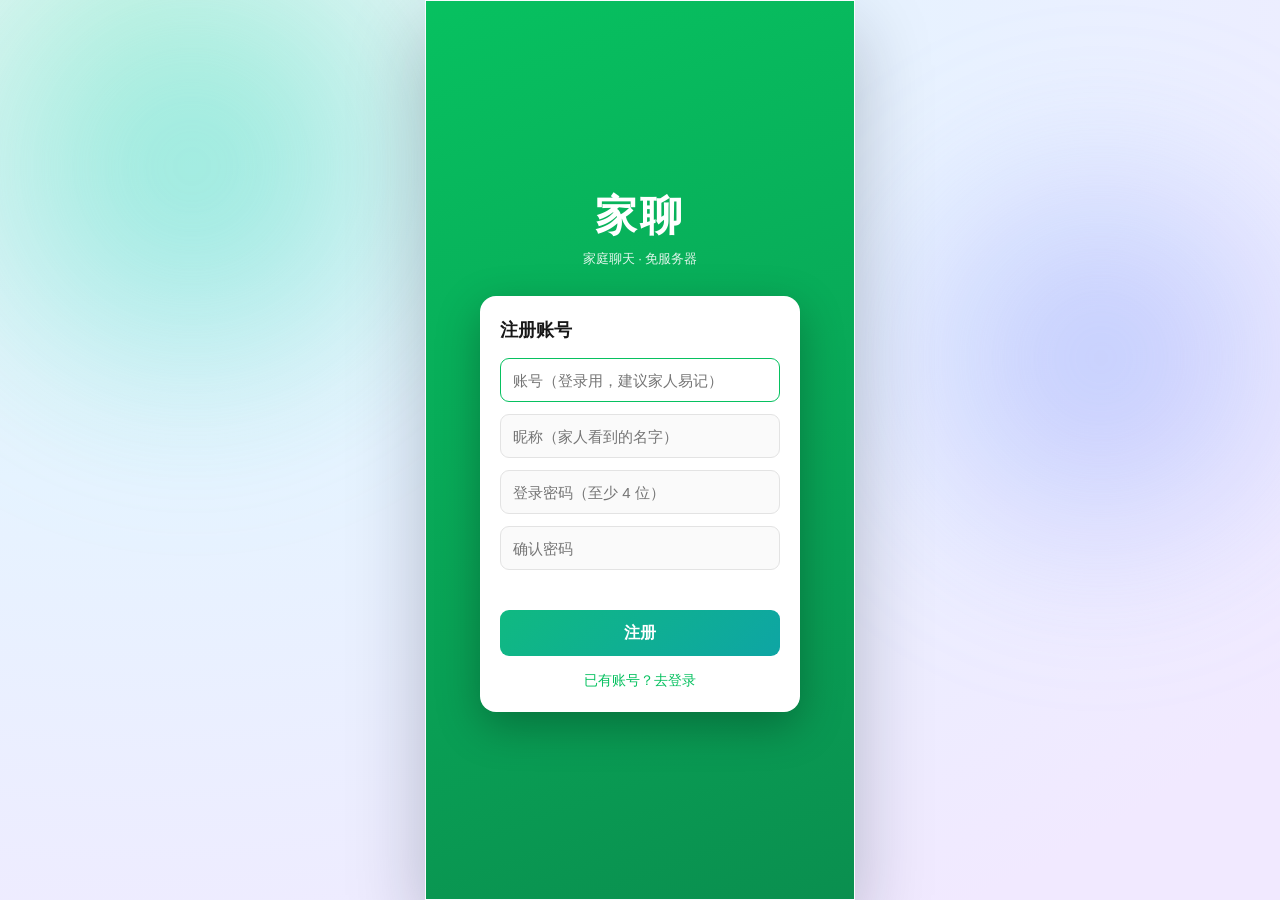
<file: index.html>
<!DOCTYPE html>
<html lang="zh-CN">
<head>
<meta charset="UTF-8">
<meta name="viewport" content="width=device-width, initial-scale=1, maximum-scale=1, viewport-fit=cover">
<title>家聊</title>
<link rel="manifest" href="manifest.json">
<link rel="icon" type="image/png" sizes="192x192" href="icon-192.png">
<link rel="apple-touch-icon" sizes="192x192" href="icon-192.png">
<meta name="theme-color" content="#07C160">
<style>
  :root{
    --wx-green:#07C160; --wx-green-dark:#06A652;
    --wx-bg:#ededed; --wx-self:#95EC69; --wx-other:#ffffff;
    --wx-bar:#f7f7f7; --wx-bar-line:#d9d9d9;
    --wx-line:#e6e6e6; --wx-text:#191919; --wx-muted:#9a9a9a;
    --wx-red:#fa5151; --wx-blue:#576b95;
    --tab-h:54px; --header-h:48px;
    --safe-b:env(safe-area-inset-bottom,0px);
    --wx-card:#ffffff; --wx-panel:#f2f2f2; --wx-input:#e3e3e3; --wx-active:#ececec;
    --msg-font:15px;
  }
  [data-theme="dark"]{
    --wx-bg:#0f0f0f; --wx-self:#2b6a4f; --wx-other:#2a2a2a;
    --wx-bar:#1b1b1b; --wx-bar-line:#2a2a2a; --wx-line:#2a2a2a;
    --wx-text:#e8e8e8; --wx-muted:#8a8a8a;
    --wx-card:#1f1f1f; --wx-panel:#1f1f1f; --wx-input:#2a2a2a; --wx-active:#2a2a2a;
  }
  *{box-sizing:border-box;-webkit-tap-highlight-color:transparent;margin:0;padding:0}
  html,body{height:100%}
  body{
    font-family:-apple-system,BlinkMacSystemFont,"PingFang SC","Microsoft YaHei",sans-serif;
    background:#c9c9c9;color:var(--wx-text);
    display:flex;justify-content:center;
    -webkit-font-smoothing:antialiased;
  }
  /* 手机外壳：桌面居中，移动端全屏 */
  #phone{
    width:100%;max-width:430px;height:100dvh;max-height:100dvh;
    background:var(--wx-bg);display:flex;flex-direction:column;position:relative;overflow:hidden;
    box-shadow:0 0 40px rgba(0,0,0,.25);
  }
  .screen{flex:1;display:none;flex-direction:column;min-height:0;background:var(--wx-bg)}
  .screen.active{display:flex}
  /* 顶部栏 */
  .header{
    height:var(--header-h);flex:0 0 auto;display:flex;align-items:center;
    background:var(--wx-bar);border-bottom:1px solid var(--wx-bar-line);
    padding:0 8px;position:relative;z-index:5;
  }
  .header .title{font-size:17px;font-weight:600;flex:1;text-align:center}
  .header .left,.header .right{
    width:44px;height:44px;display:flex;align-items:center;justify-content:center;
    color:#181818;cursor:pointer;flex:0 0 auto;
  }
  .header .right.action{font-size:15px;color:var(--wx-green);width:auto;padding:0 6px}
  .header .right.disabled{opacity:.4}
  /* 微信页搜索 */
  .searchbar{padding:8px 12px;background:var(--wx-bar);flex:0 0 auto}
  .searchbar input{
    width:100%;border:none;background:var(--wx-input);border-radius:8px;
    padding:8px 12px;font-size:14px;outline:none;text-align:center;color:var(--wx-text);
  }
  .searchbar input::placeholder{color:var(--wx-muted)}
  .list{flex:1;overflow:auto;background:var(--wx-card);-webkit-overflow-scrolling:touch}
  /* 会话项 */
  .item{display:flex;align-items:center;padding:11px 14px;position:relative;cursor:pointer;background:var(--wx-card)}
  .item:active{background:var(--wx-active)}
  .item+.item::before{content:"";position:absolute;top:0;left:68px;right:0;height:1px;background:var(--wx-line)}
  .avatar{
    width:46px;height:46px;border-radius:8px;flex:0 0 auto;color:#fff;
    display:flex;align-items:center;justify-content:center;font-size:20px;font-weight:600;
    margin-right:12px;overflow:hidden;
  }
  .item .mid{flex:1;min-width:0}
  .item .name{font-size:16px;color:var(--wx-text);white-space:nowrap;overflow:hidden;text-overflow:ellipsis}
  .item .preview{font-size:13px;color:var(--wx-muted);white-space:nowrap;overflow:hidden;text-overflow:ellipsis;margin-top:3px}
  .item .rightcol{display:flex;flex-direction:column;align-items:flex-end;margin-left:8px;flex:0 0 auto}
  .item .time{font-size:11px;color:var(--wx-muted);margin-bottom:6px}
  .badge{min-width:18px;height:18px;padding:0 5px;border-radius:9px;background:var(--wx-red);color:#fff;font-size:11px;display:flex;align-items:center;justify-content:center}
  /* 空态 */
  .empty{flex:1;display:flex;flex-direction:column;align-items:center;justify-content:center;color:#9a9a9a;text-align:center;padding:40px}
  .empty .big{font-size:46px;margin-bottom:14px;opacity:.5}
  .empty .btn{margin-top:18px;background:var(--wx-green);color:#fff;border:none;border-radius:6px;padding:9px 22px;font-size:15px;cursor:pointer}
  /* 底部 Tab */
  .tabbar{
    height:calc(var(--tab-h) + var(--safe-b));padding-bottom:var(--safe-b);
    flex:0 0 auto;display:flex;background:var(--wx-bar);border-top:1px solid var(--wx-bar-line);
  }
  .tab{flex:1;display:flex;flex-direction:column;align-items:center;justify-content:center;gap:2px;color:#8a8a8a;font-size:11px;cursor:pointer;position:relative}
  .tab.active{color:var(--wx-green)}
  .tab svg{width:24px;height:24px}
  .tab .tab-badge{position:absolute;top:4px;right:calc(50% - 20px);min-width:16px;height:16px;padding:0 4px;border-radius:8px;background:var(--wx-red);color:#fff;font-size:10px;display:flex;align-items:center;justify-content:center}
  /* 聊天页 */
  #chatScreen{background:var(--wx-bg);position:relative}
  .messages{flex:1;overflow:auto;padding:10px 10px 4px;-webkit-overflow-scrolling:touch}
  .divider{text-align:center;margin:12px 0;font-size:12px;color:#9a9a9a}
  .row{display:flex;margin:10px 4px;align-items:flex-start}
  .row.me{flex-direction:row-reverse}
  .row .av{width:38px;height:38px;border-radius:6px;flex:0 0 auto;color:#fff;display:flex;align-items:center;justify-content:center;font-size:16px;font-weight:600}
  .row .bubble{
    max-width:68%;margin:0 10px;padding:9px 12px;font-size:var(--msg-font,15px);line-height:1.45;border-radius:6px;
    position:relative;word-break:break-word;white-space:pre-wrap;
  }
  .row.other .bubble{background:var(--wx-other)}
  .row.me .bubble{background:var(--wx-self)}
  .row .bubble::before{content:"";position:absolute;top:13px;width:0;height:0;border:6px solid transparent}
  .row.other .bubble::before{left:-11px;border-right-color:var(--wx-other)}
  .row.me .bubble::before{right:-11px;border-left-color:var(--wx-self)}
  .row .sender{font-size:11px;color:#9a9a9a;margin:0 10px 2px}
  .row.me .sender{text-align:right}
  /* 输入栏 */
  .composer{
    flex:0 0 auto;display:flex;align-items:flex-end;gap:8px;padding:7px 10px;background:var(--wx-bar);
    border-top:1px solid var(--wx-bar-line);padding-bottom:calc(7px + var(--safe-b));
  }
  .composer .ic{width:34px;height:34px;flex:0 0 auto;display:flex;align-items:center;justify-content:center;color:#3a3a3a;cursor:pointer;font-size:22px}
  .composer textarea{
    flex:1;border:none;background:var(--wx-card);border-radius:6px;padding:8px 10px;font-size:15px;color:var(--wx-text);
    outline:none;resize:none;max-height:90px;min-height:34px;line-height:1.4;font-family:inherit;
  }
  .composer .send{
    flex:0 0 auto;background:var(--wx-green);color:#fff;border:none;border-radius:6px;
    padding:0 16px;height:34px;font-size:14px;cursor:pointer
  }
  .composer .send:disabled{opacity:.5}
  /* 表情面板 */
  .emoji-panel{display:none;flex-wrap:wrap;gap:4px;padding:10px;background:var(--wx-panel);border-top:1px solid var(--wx-bar-line);max-height:160px;overflow:auto}
  .emoji-panel.show{display:flex}
  .emoji-panel span{font-size:24px;width:38px;height:38px;display:flex;align-items:center;justify-content:center;cursor:pointer;border-radius:6px}
  .emoji-panel span:active{background:var(--wx-active)}
  /* 表情面板分页 + 我的表情 */
  .emoji-tabs{display:flex;gap:6px;width:100%;margin-bottom:6px}
  .emoji-tab{padding:3px 12px;border-radius:14px;font-size:13px;background:rgba(0,0,0,.06);color:#555;cursor:pointer}
  .emoji-tab.active{background:var(--wx-green);color:#fff}
  .emoji-grid{display:flex;flex-wrap:wrap;gap:4px;width:100%}
  .emoji-sticker{width:46px;height:46px;border-radius:8px;object-fit:cover;cursor:pointer;border:1px solid rgba(0,0,0,.06)}
  .emoji-sticker-add{width:46px;height:46px;border-radius:8px;display:flex;align-items:center;justify-content:center;font-size:24px;color:#888;cursor:pointer;border:1px dashed #bbb}
  /* 图片/表情消息气泡 */
  .bubble.img{padding:4px;line-height:0}
  .bubble.img::before{display:none}
  .bubble.img img{display:block;max-width:160px;max-height:180px;border-radius:8px}
  .bubble.img .img-expired{font-size:12px;color:#999;padding:8px;line-height:1.4}
  .bubble .sender-name{font-size:11px;color:#07C160;margin-bottom:3px;line-height:1.2}
  /* 语音消息气泡 */
  .bubble.voice{display:flex;align-items:center;gap:10px;min-width:120px;max-width:62%}
  .bubble.voice::before{display:none}
  .voice-play{width:30px;height:30px;border-radius:50%;background:var(--wx-green);color:#fff;display:flex;align-items:center;justify-content:center;font-size:12px;cursor:pointer;flex:0 0 auto}
  .row.me .voice-play{background:#fff;color:var(--wx-green)}
  .voice-dur{font-size:14px;color:#333}
  .row.me .voice-dur{color:#fff}
  .composer .ic.recording{color:#e64340;animation:vcpulse 1s infinite}
  @keyframes vcpulse{0%{opacity:1}50%{opacity:.35}100%{opacity:1}}
  /* 通讯录分组标题 */
  .group-title{padding:8px 14px;font-size:12px;color:#9a9a9a;background:var(--wx-bg)}
  /* 我 */
  .me-top{background:var(--wx-bar);padding:26px 18px;display:flex;align-items:center;gap:16px}
  .me-top .avatar{width:60px;height:60px;border-radius:10px;font-size:26px}
  .me-top .mn{font-size:20px;font-weight:600}
  .me-top .mid2{color:#9a9a9a;font-size:13px;margin-top:4px}
  .menu{background:var(--wx-card);margin-top:10px}
  .menu .mi{display:flex;align-items:center;padding:14px 16px;justify-content:space-between;cursor:pointer;font-size:15px;background:var(--wx-card)}
  .menu .mi:active{background:var(--wx-active)}
  .menu .mi+.mi{border-top:1px solid var(--wx-line)}
  .menu .mi .v{color:var(--wx-muted);font-size:14px}
  .menu .mi .chev{color:#c0c0c0;font-size:16px;margin-left:8px}
  /* 遮罩 + 弹窗 */
  .mask{position:absolute;inset:0;background:rgba(0,0,0,.45);display:none;z-index:55;align-items:flex-end}
  .mask.show{display:flex}
  .sheet{width:100%;background:var(--wx-panel);border-radius:14px 14px 0 0;overflow:hidden;animation:up .2s ease}
  @keyframes up{from{transform:translateY(40px);opacity:.6}to{transform:none;opacity:1}}
  .sheet .opt{padding:16px;text-align:center;background:#fff;font-size:17px;color:var(--wx-text);cursor:pointer}
  .sheet .opt:active{background:#ececec}
  .sheet .opt.danger{color:var(--wx-red)}
  .sheet .opt+.opt{border-top:1px solid var(--wx-line)}
  .sheet .cancel{margin-top:8px;background:#fff;padding:16px;text-align:center;font-size:17px;font-weight:600;cursor:pointer;color:var(--wx-text)}
  /* 居中对话框 */
  .dialog{position:absolute;inset:0;background:rgba(0,0,0,.45);display:none;z-index:55;align-items:center;justify-content:center;padding:30px}
  .dialog.show{display:flex}
  .card{width:100%;max-width:300px;background:var(--wx-card);border-radius:12px;overflow:hidden}
  .card .ct{padding:20px 18px 6px;font-size:16px;font-weight:600;text-align:center}
  .card .cb{padding:6px 18px 16px;color:#555;font-size:14px;text-align:center;line-height:1.6}
  .card input{width:calc(100% - 36px);margin:4px 18px 0;border:1px solid #ddd;border-radius:8px;padding:10px;font-size:15px;outline:none}
  .card .cactions{display:flex;border-top:1px solid var(--wx-line);margin-top:16px}
  .card .cactions button{flex:1;padding:13px;border:none;background:#fff;font-size:16px;cursor:pointer;color:var(--wx-green)}
  .card .cactions button:active{background:#f0f0f0}
  .card .cactions button+button{border-left:1px solid var(--wx-line)}
  .card .cactions button.ghost{color:#555}
  .sb-presets{display:flex;flex-wrap:wrap;gap:8px;padding:8px 14px 0}
  .sb-p{padding:7px 12px;background:#f2f2f2;border-radius:16px;font-size:13px;color:#333;cursor:pointer}
  .sb-p:active{background:#e3e3e3}
  .sch-input{width:calc(100% - 36px);margin:6px 18px 0;border:1px solid #ddd;border-radius:8px;padding:10px;font-size:15px;outline:none;box-sizing:border-box}
  .sch-list{display:flex;flex-direction:column;gap:6px}
  .sch-item{display:flex;justify-content:space-between;align-items:center;background:#f7f7f7;border-radius:8px;padding:8px 12px;font-size:13px}
  .sch-t{color:#444;overflow:hidden;text-overflow:ellipsis;white-space:nowrap;flex:1;margin-right:8px;text-align:left}
  .sch-x{color:var(--wx-red,#e64340);cursor:pointer;flex:none;padding:2px 4px}
  .bubble.card-msg{max-width:230px;padding:10px}
  .vcard{display:flex;align-items:center;gap:10px;cursor:pointer}
  .vcard-av{width:42px;height:42px;border-radius:8px;flex:none;font-size:18px}
  .vcard-info{flex:1;min-width:0}
  .vcard-name{font-size:15px;font-weight:600;color:var(--wx-text);white-space:nowrap;overflow:hidden;text-overflow:ellipsis}
  .vcard-tag{font-size:12px;color:#999;margin-top:2px}
  .bubble.loc-msg{max-width:230px;padding:10px}
  .vloc{display:flex;align-items:center;gap:10px;cursor:pointer}
  .vloc-pin{width:42px;height:42px;border-radius:8px;flex:none;font-size:20px;display:flex;align-items:center;justify-content:center;background:rgba(7,193,96,.12)}
  .vloc-info{flex:1;min-width:0}
  .vloc-name{font-size:15px;font-weight:600;color:var(--wx-text);white-space:nowrap;overflow:hidden;text-overflow:ellipsis}
  .vloc-coord{font-size:12px;color:#999;margin-top:2px}
  .ic.loading{opacity:.5}
  .read-list{max-height:46vh;overflow:auto;text-align:left}
  .read-item{display:flex;align-items:center;gap:10px;padding:8px 4px;border-bottom:1px solid var(--wx-line)}
  .read-item:last-child{border-bottom:none}
  .ri-av{width:36px;height:36px;border-radius:50%;flex:none;font-size:15px}
  .ri-name{font-size:15px;color:var(--wx-text)}
  .codebox{background:var(--wx-input);border-radius:8px;padding:10px;margin:10px 18px 4px;font-size:13px;word-break:break-all;color:var(--wx-text);user-select:all}
  .linkbox{font-size:12px;color:var(--wx-blue);word-break:break-all;padding:0 18px;margin-bottom:8px;user-select:all}
  /* 邀请二维码 */
  .qr-wrap{display:flex;flex-direction:column;align-items:center;gap:8px;padding:12px 18px 6px}
  .qr-box{background:#fff;padding:10px;border-radius:10px;border:1px solid var(--wx-line);width:196px;height:196px;display:flex;align-items:center;justify-content:center}
  .qr-box svg{width:100%;height:100%;display:block}
  .qr-tip{font-size:12px;color:var(--wx-muted)}
  [data-theme="dark"] .qr-box{background:#fff;border-color:rgba(255,255,255,.18)}
  /* 微信启动首屏 */
  #splash{position:absolute;inset:0;background:#ededed;display:flex;flex-direction:column;align-items:center;justify-content:center;z-index:50}
  #splash .logo{width:80px;height:80px;border-radius:18px;background:var(--wx-green);display:flex;align-items:center;justify-content:center;color:#fff;font-size:40px;font-weight:700;box-shadow:0 6px 20px rgba(7,193,96,.4)}
  #splash .tip{margin-top:18px;color:#9a9a9a;font-size:14px}
  .toast{position:absolute;left:50%;top:50%;transform:translate(-50%,-50%);background:rgba(0,0,0,.78);color:#fff;padding:10px 18px;border-radius:8px;font-size:14px;z-index:60;display:none;max-width:80%;text-align:center}
  .toast.show{display:block}
  .statusbar{position:absolute;top:0;left:0;right:0;height:0;z-index:9}
  /* 发送状态 / @ / 打字 / 搜索 / 字体 */
  .row.me .st{align-self:center;margin:0 6px;font-size:12px;color:#9a9a9a;cursor:default;flex:0 0 auto}
  .row.me .st.fail{color:var(--wx-red);cursor:pointer}
  .at{color:#576b95;font-weight:600}
  .at.me{color:var(--wx-red)}
  .typing-bar{height:24px;display:none;align-items:center;justify-content:center;font-size:12px;color:var(--wx-muted);background:var(--wx-bg);flex:0 0 auto}
  .typing-bar.show{display:flex}
  .typing-bar .dot{display:inline-block;width:4px;height:4px;border-radius:50%;background:var(--wx-muted);margin:0 2px;animation:blink 1s infinite}
  .typing-bar .dot:nth-child(2){animation-delay:.2s}
  .typing-bar .dot:nth-child(3){animation-delay:.4s}
  @keyframes blink{0%,60%,100%{opacity:.3}30%{opacity:1}}
  .at-pop{position:absolute;left:8px;right:8px;bottom:56px;max-height:190px;overflow:auto;background:var(--wx-card);border:1px solid var(--wx-line);border-radius:10px;box-shadow:0 4px 16px rgba(0,0,0,.25);display:none;z-index:15}
  .at-pop.show{display:block}
  .at-pop div{padding:11px 14px;font-size:15px;cursor:pointer;border-bottom:1px solid var(--wx-line)}
  .at-pop div:last-child{border-bottom:none}
  .at-pop div:active{background:var(--wx-active)}
  .search-banner{display:none;align-items:center;justify-content:space-between;padding:7px 14px;background:#d9e6f7;color:#3a6ea5;font-size:13px;flex:0 0 auto}
  .search-banner.show{display:flex}
  .search-banner .clear{cursor:pointer;font-weight:600}
  /* 引用回复条 + 气泡内引用块 + 收藏 */
  .quote-bar{display:none;align-items:center;background:var(--wx-bar);border-top:1px solid var(--wx-bar-line);padding:8px 12px;flex:0 0 auto}
  .quote-bar.show{display:flex}
  .qb-text{flex:1;font-size:13px;color:var(--wx-muted);overflow:hidden;white-space:nowrap;text-overflow:ellipsis}
  .qb-close{margin-left:10px;color:#888;font-size:16px;cursor:pointer;padding:0 4px}
  .bubble .quote{background:rgba(0,0,0,.05);border-left:3px solid var(--wx-blue);border-radius:4px;padding:5px 8px;margin-bottom:6px;font-size:12px;color:var(--wx-muted);line-height:1.4}
  .bubble .quote .qn{color:var(--wx-blue);margin-bottom:2px}
  .bubble .quote .qt{white-space:pre-wrap;word-break:break-word}
  .fav-list{max-height:60vh;overflow:auto}
  .fav-item{padding:12px 16px;border-bottom:1px solid var(--wx-line);font-size:14px;line-height:1.5;white-space:pre-wrap;word-break:break-word}
  .fav-item .fa{margin-top:6px;display:flex;gap:14px;font-size:13px;color:var(--wx-green)}
  .fav-item .fa span{cursor:pointer}
  .emoji-recent{display:flex;flex-wrap:wrap;gap:4px;padding:6px 10px;border-bottom:1px solid var(--wx-line);background:var(--wx-panel)}
  .emoji-recent span{font-size:20px;width:30px;height:30px;display:flex;align-items:center;justify-content:center;cursor:pointer}
  /* 回到最新 悬浮按钮 */
  .jump-latest{position:absolute;right:14px;bottom:74px;width:42px;height:42px;border-radius:50%;background:var(--wx-card);box-shadow:0 2px 10px rgba(0,0,0,.28);display:none;align-items:center;justify-content:center;font-size:20px;color:var(--wx-green);cursor:pointer;z-index:12;border:1px solid var(--wx-line)}
  .jump-latest.show{display:flex}
  .jl-badge{position:absolute;top:-6px;right:-6px;min-width:18px;height:18px;padding:0 5px;border-radius:9px;background:var(--wx-red);color:#fff;font-size:11px;display:flex;align-items:center;justify-content:center;border:2px solid var(--wx-card)}
  /* 拍一拍 居中系统提示 */
  .row.sys{justify-content:center;margin:6px 4px}
  .sys-line{background:rgba(0,0,0,.06);color:var(--wx-muted);font-size:12px;padding:3px 10px;border-radius:6px;max-width:80%;text-align:center}
  [data-theme="dark"] .sys-line{background:rgba(255,255,255,.08);color:#aaa}
  /* 群信息面板（点群名打开） */
  #chatScreen[data-group="1"] #chatTitle{cursor:pointer}
  .gi{padding:8px 16px 8px;max-height:78vh;overflow-y:auto;-webkit-overflow-scrolling:touch}
  .gi-head{display:flex;align-items:center;justify-content:center;gap:8px;padding:8px 0 14px}
  .gi-name{font-size:20px;font-weight:600;color:var(--wx-text);max-width:60vw;overflow:hidden;text-overflow:ellipsis;white-space:nowrap}
  .gi-edit{font-size:13px;color:var(--wx-blue);cursor:pointer;padding:2px 8px;border-radius:4px}
  .gi-edit:active{background:var(--wx-active)}
  .gi-sec{font-size:12px;color:var(--wx-muted);padding:10px 4px 6px}
  .gi-members{background:var(--wx-card);border-radius:10px;overflow:hidden;border:1px solid var(--wx-line)}
  [data-theme="dark"] .gi-members{background:rgba(30,36,54,.72);border-color:rgba(255,255,255,.14)}
  .gi-row{display:flex;align-items:center;gap:10px;padding:10px 12px;border-top:1px solid var(--wx-line)}
  .gi-row:first-child{border-top:none}
  [data-theme="dark"] .gi-row{border-top-color:rgba(255,255,255,.12)}
  .gi-av{width:36px;height:36px;border-radius:6px;display:flex;align-items:center;justify-content:center;color:#fff;font-size:16px;font-weight:600;flex:0 0 auto}
  .gi-info{flex:1;min-width:0}
  .gi-mname{font-size:15px;color:var(--wx-text);overflow:hidden;text-overflow:ellipsis;white-space:nowrap}
  .gi-muid{font-size:11px;color:var(--wx-muted);margin-top:2px;font-family:monospace}
  .gi-kick{font-size:13px;color:var(--wx-red);cursor:pointer;padding:4px 10px;border-radius:4px;flex:0 0 auto}
  .gi-kick:active{background:var(--wx-active)}
  .gi-act{display:flex;gap:10px;padding:14px 0 8px}
  .gi-act button{flex:1;padding:10px;border-radius:8px;border:1px solid var(--wx-line);background:var(--wx-card);font-size:15px;color:var(--wx-text);cursor:pointer}
  [data-theme="dark"] .gi-act button{background:rgba(30,36,54,.72);border-color:rgba(255,255,255,.14)}
  .gi-act button:active{background:var(--wx-active)}
  .gi-leave{padding:12px;margin-top:6px;background:var(--wx-card);border-radius:8px;text-align:center;font-size:15px;color:var(--wx-red);cursor:pointer;border:1px solid var(--wx-line)}
  [data-theme="dark"] .gi-leave{background:rgba(30,36,54,.72);border-color:rgba(255,255,255,.14)}
  .gi-leave:active{background:var(--wx-active)}
  .gi-close{padding:12px;margin-top:8px;background:var(--wx-card);border-radius:8px;text-align:center;font-size:15px;color:var(--wx-text);cursor:pointer;border:1px solid var(--wx-line)}
  [data-theme="dark"] .gi-close{background:rgba(30,36,54,.72);border-color:rgba(255,255,255,.14)}
  .gi-close:active{background:var(--wx-active)}
  /* 聊天置顶消息横幅 */
  .pin-bar{display:none;align-items:center;background:#fffbe6;border-top:1px solid var(--wx-line);border-bottom:1px solid var(--wx-line);padding:6px 10px;font-size:13px;color:#8a6d3b;flex:0 0 auto}
  .pin-bar.show{display:flex}
  .pin-bar .pin-ico{margin-right:6px;flex:0 0 auto}
  .pin-bar .pin-text{flex:1;overflow:hidden;white-space:nowrap;text-overflow:ellipsis;cursor:pointer}
  .pin-bar .pin-close{margin-left:8px;color:#bbb;cursor:pointer;padding:0 4px;flex:0 0 auto}
  [data-theme="dark"] .pin-bar{background:#3a3320;color:#d8c9a0}
  /* 已读回执 */
  .row.me .st.read{color:var(--wx-muted)}
  /* 大表情（单/少量 emoji 放大显示） */
  .bubble.big-emoji{background:transparent!important;font-size:46px;line-height:1.25;padding:2px 2px;max-width:62%;box-shadow:none}
  .bubble.big-emoji::before{display:none}
  .row.other .bubble.big-emoji{background:transparent!important}
  /* 引用块可点击定位原消息 */
  .bubble .quote{cursor:pointer}
  /* 以下为新消息 分割线 */
  .divider.newdiv{color:var(--wx-red);font-weight:600}
  /* 聊天背景预设 */
  #chatScreen.bg-default, #messages.bg-default{background:var(--wx-bg)}
  #chatScreen.bg-green, #messages.bg-green{background:#e6f4ea}
  #chatScreen.bg-blue, #messages.bg-blue{background:#e7f0fb}
  #chatScreen.bg-paper, #messages.bg-paper{background:#f3ecd9}
  #chatScreen.bg-dark, #messages.bg-dark{background:#1a1a1a}
  /* 多选转发 */
  .row.selected .bubble{outline:2px solid var(--wx-green);outline-offset:1px}
  #chatScreen.selecting .composer, #chatScreen.selecting .emoji-panel, #chatScreen.selecting .quote-bar{display:none}
  .sel-bar{display:none;position:absolute;left:0;right:0;bottom:0;background:var(--wx-bar);border-top:1px solid var(--wx-bar-line);padding:10px 14px;align-items:center;justify-content:space-between;z-index:14;flex:0 0 auto;padding-bottom:calc(10px + var(--safe-b))}
  .sel-bar.show{display:flex}
  .sel-bar .sel-acts{display:flex;gap:18px;font-size:15px;color:var(--wx-green)}
  .sel-bar .sel-acts span{cursor:pointer}
  /* 合并转发卡片 */
  .bubble.merge{background:var(--wx-other);max-width:74%;cursor:pointer}
  .merge-title{font-size:14px;font-weight:600;margin-bottom:6px;padding-bottom:6px;border-bottom:1px solid rgba(0,0,0,.06)}
  .merge-item{font-size:13px;color:#333;white-space:nowrap;overflow:hidden;text-overflow:ellipsis;max-width:100%;margin:3px 0}
  [data-theme="dark"] .merge-item{color:#ddd}
  .merge-item .mi-name{color:var(--wx-blue)}
  .merge-more{font-size:13px;color:#999}
  .merge-foot{font-size:12px;color:#999;margin-top:6px;padding-top:6px;border-top:1px solid rgba(0,0,0,.06)}
  /* 账号体系：登录/注册 */
  #authScreen{position:absolute;inset:0;z-index:80;background:linear-gradient(160deg,#07C160,#0a8f4f);display:none;flex-direction:column;align-items:center;justify-content:center;padding:24px}
  #authScreen.show{display:flex}
  .auth-logo{color:#fff;font-size:42px;font-weight:800;letter-spacing:3px}
  .auth-sub{color:rgba(255,255,255,.88);font-size:13px;margin-top:6px;margin-bottom:28px}
  .auth-card{width:100%;max-width:320px;background:#fff;border-radius:16px;padding:22px 20px;box-shadow:0 14px 44px rgba(0,0,0,.28)}
  .auth-title{font-size:18px;font-weight:700;margin-bottom:16px;color:#181818}
  .auth-input{width:100%;box-sizing:border-box;height:44px;border:1px solid #e3e3e3;border-radius:9px;padding:0 12px;margin-bottom:12px;font-size:15px;outline:none;background:#fafafa}
  .auth-input:focus{border-color:#07C160;background:#fff}
  .auth-err{color:#fa5151;font-size:13px;min-height:18px;margin-bottom:4px}
  .auth-btn{width:100%;height:46px;border:none;border-radius:9px;background:#07C160;color:#fff;font-size:16px;font-weight:600;cursor:pointer;margin-top:6px}
  .auth-btn:active{opacity:.9}
  .auth-switch{text-align:center;color:#07C160;font-size:14px;margin-top:16px;cursor:pointer}
  .auth-forget{text-align:center;color:#999;font-size:12px;margin-top:10px;cursor:pointer}
  [data-theme="dark"] .auth-card{background:#1f1f1f}
  [data-theme="dark"] .auth-input{background:#2a2a2a;border-color:#3a3a3a;color:#eee}
/* ===== 液态玻璃主题（覆盖层，与介绍站一致） ===== */
:root{
  --emerald:#10b981; --teal:#0ea5a4; --cyan:#22d3ee; --violet:#a78bfa;
  --glass:rgba(255,255,255,.5); --glass-strong:rgba(255,255,255,.72);
  --glass-border:rgba(255,255,255,.6);
  --glass-shadow:0 8px 32px rgba(15,23,42,.12), inset 0 1px 0 rgba(255,255,255,.7);
}
@keyframes lgfloat{0%,100%{transform:translate(0,0) scale(1)}33%{transform:translate(4vw,3vw) scale(1.08)}66%{transform:translate(-3vw,2vw) scale(.96)}}
body{
  background:radial-gradient(120% 120% at 10% 0%,#d8f5ec 0%,#e6f3ff 45%,#f1e9ff 100%);
  overflow:hidden;
}
body::before,body::after{
  content:"";position:fixed;border-radius:50%;filter:blur(60px);opacity:.55;
  mix-blend-mode:multiply;z-index:-2;pointer-events:none;animation:lgfloat 22s ease-in-out infinite;
}
body::before{width:46vw;height:46vw;left:-8vw;top:-10vw;background:radial-gradient(circle,#5eead4,transparent 70%)}
body::after{width:40vw;height:40vw;right:-6vw;top:8vw;background:radial-gradient(circle,#a5b4fc,transparent 70%);animation-delay:-6s}

/* 手机外壳变为悬浮玻璃面板 */
#phone{
  background:rgba(255,255,255,.42);
  backdrop-filter:blur(30px) saturate(160%); -webkit-backdrop-filter:blur(30px) saturate(160%);
  border:1px solid rgba(255,255,255,.6);
  box-shadow:0 30px 70px rgba(15,23,42,.25), inset 0 1px 0 rgba(255,255,255,.7);
  overflow:hidden;
}
#phone::before,#phone::after{
  content:"";position:absolute;border-radius:50%;filter:blur(50px);opacity:.5;
  z-index:0;pointer-events:none;animation:lgfloat 26s ease-in-out infinite;
}
#phone::before{width:60%;height:60%;left:-15%;top:-10%;background:radial-gradient(circle,#7dd3fc,transparent 70%)}
#phone::after{width:55%;height:55%;right:-15%;bottom:-10%;background:radial-gradient(circle,#6ee7b7,transparent 70%);animation-delay:-10s}
.screen,.header,.tabbar,.list,.composer,.dialog,.mask,.toast,#splash,.messages{position:relative;z-index:1}
.screen{background:transparent}
.list{background:transparent}
#chatScreen{background:transparent}
.messages{background:transparent}

/* 顶/底栏玻璃 */
.header{
  background:var(--glass);
  backdrop-filter:blur(18px) saturate(160%); -webkit-backdrop-filter:blur(18px) saturate(160%);
  border-bottom:1px solid rgba(255,255,255,.5);
}
.tabbar{
  background:var(--glass);
  backdrop-filter:blur(18px) saturate(160%); -webkit-backdrop-filter:blur(18px) saturate(160%);
  border-top:1px solid rgba(255,255,255,.5);
}
.searchbar{background:rgba(255,255,255,.4)}
.searchbar input{background:rgba(255,255,255,.6);border:1px solid rgba(255,255,255,.5)}

/* 会话项：悬浮玻璃卡片 */
.item{
  background:rgba(255,255,255,.45);
  backdrop-filter:blur(10px) saturate(160%); -webkit-backdrop-filter:blur(10px) saturate(160%);
  margin:8px 10px;border-radius:16px;box-shadow:0 2px 12px rgba(15,23,42,.07);
}
.item+.item::before{display:none}
.item:active{background:rgba(255,255,255,.65)}

/* 输入栏玻璃 */
.composer{
  background:var(--glass);
  backdrop-filter:blur(18px) saturate(160%); -webkit-backdrop-filter:blur(18px) saturate(160%);
  border-top:1px solid rgba(255,255,255,.5);
}
.composer textarea{background:rgba(255,255,255,.72);border:1px solid rgba(255,255,255,.5)}

/* 气泡：液态玻璃 */
.row.other .bubble{
  background:rgba(255,255,255,.74);
  backdrop-filter:blur(10px) saturate(160%); -webkit-backdrop-filter:blur(10px) saturate(160%);
  border:1px solid rgba(255,255,255,.6);box-shadow:0 2px 10px rgba(15,23,42,.08);
}
.row.other .bubble::before{display:none}
.row.me .bubble{
  background:linear-gradient(135deg,#34d399,#22d3ee);color:#063b2f;
  border:1px solid rgba(255,255,255,.55);box-shadow:0 2px 10px rgba(16,185,129,.3);
}
.row.me .bubble::before{display:none}
.bubble.big-emoji{background:transparent!important;border:none!important;box-shadow:none}

/* 弹层 / 对话框 / 菜单 玻璃 */
.card{
  background:rgba(255,255,255,.74);
  backdrop-filter:blur(22px) saturate(160%); -webkit-backdrop-filter:blur(22px) saturate(160%);
  border:1px solid rgba(255,255,255,.65);
  box-shadow:0 20px 50px rgba(15,23,42,.25), inset 0 1px 0 rgba(255,255,255,.7);
}
.card input{background:rgba(255,255,255,.7);border:1px solid rgba(0,0,0,.1)}
.sheet{
  background:rgba(255,255,255,.74);
  backdrop-filter:blur(22px) saturate(160%); -webkit-backdrop-filter:blur(22px) saturate(160%);
  border:1px solid rgba(255,255,255,.6);box-shadow:0 -10px 40px rgba(15,23,42,.2);
}
.sheet .opt{background:transparent}
.sheet .opt:active{background:rgba(255,255,255,.4)}
.sheet .cancel{background:rgba(255,255,255,.5)}
.menu{
  background:rgba(255,255,255,.5);
  backdrop-filter:blur(14px) saturate(160%); -webkit-backdrop-filter:blur(14px) saturate(160%);
  border:1px solid rgba(255,255,255,.5);border-radius:16px;overflow:hidden;margin:10px;
}
.menu .mi{background:transparent}
.menu .mi:active{background:rgba(255,255,255,.35)}
.me-top{
  background:rgba(255,255,255,.45);
  backdrop-filter:blur(14px) saturate(160%); -webkit-backdrop-filter:blur(14px) saturate(160%);
  border:1px solid rgba(255,255,255,.5);border-radius:16px;margin:10px;
}
.emoji-panel{background:rgba(255,255,255,.6);backdrop-filter:blur(14px);-webkit-backdrop-filter:blur(14px);border-top:1px solid rgba(255,255,255,.5)}
.at-pop{background:rgba(255,255,255,.8);backdrop-filter:blur(16px);-webkit-backdrop-filter:blur(16px);border:1px solid rgba(255,255,255,.6)}
.pin-bar{background:rgba(255,245,224,.8);backdrop-filter:blur(10px);-webkit-backdrop-filter:blur(10px)}
.sel-bar{background:rgba(255,255,255,.7);backdrop-filter:blur(18px);-webkit-backdrop-filter:blur(18px);border-top:1px solid rgba(255,255,255,.5)}
.quote-bar{background:rgba(255,255,255,.55);backdrop-filter:blur(12px);-webkit-backdrop-filter:blur(12px)}
.jump-latest{background:rgba(255,255,255,.78);backdrop-filter:blur(12px);-webkit-backdrop-filter:blur(12px);border:1px solid rgba(255,255,255,.6)}
.reed-bar{display:none;align-items:center;background:rgba(255,255,255,.6);backdrop-filter:blur(12px);-webkit-backdrop-filter:blur(12px);padding:8px 12px;flex:0 0 auto;font-size:13px;color:var(--teal);cursor:pointer}
.reed-bar.show{display:flex}
.reed-bar .reed-close{margin-left:auto;color:#999;padding:0 4px;cursor:pointer}
[data-theme="dark"] .reed-bar{background:rgba(30,36,54,.7);border:1px solid rgba(255,255,255,.14)}

/* 主色：翡翠/青 渐变 */
.composer .send{background:linear-gradient(135deg,var(--emerald),var(--teal))}
.composer .send:active{filter:brightness(.95)}
.header .right.action{color:var(--teal)}
.empty .btn{background:linear-gradient(135deg,var(--emerald),var(--teal))}
.tab.active{color:var(--teal)}
.fav-item .fa{color:var(--teal)}
.auth-btn{background:linear-gradient(135deg,var(--emerald),var(--teal))}
.auth-btn:active{filter:brightness(.95)}

/* 启动屏玻璃 */
#splash{background:rgba(255,255,255,.35);backdrop-filter:blur(20px);-webkit-backdrop-filter:blur(20px)}

/* 深色模式：深色玻璃 */
[data-theme="dark"] body{background:radial-gradient(120% 120% at 10% 0%,#0b1220 0%,#0d1b2a 45%,#1a1030 100%)}
[data-theme="dark"] #phone{background:rgba(20,25,40,.5);border-color:rgba(255,255,255,.12)}
[data-theme="dark"] .header,[data-theme="dark"] .tabbar,[data-theme="dark"] .composer,[data-theme="dark"] .searchbar{background:rgba(30,36,54,.5);border-color:rgba(255,255,255,.1)}
[data-theme="dark"] .item{background:rgba(40,46,66,.55)}
[data-theme="dark"] .item:active{background:rgba(50,56,78,.7)}
[data-theme="dark"] .row.other .bubble{background:rgba(50,56,78,.72);border-color:rgba(255,255,255,.12);color:#e8e8e8}
[data-theme="dark"] .row.me .bubble{background:linear-gradient(135deg,#0e7490,#155e75);color:#eafff7}
[data-theme="dark"] .card,[data-theme="dark"] .sheet,[data-theme="dark"] .menu,[data-theme="dark"] .me-top,[data-theme="dark"] .emoji-panel,[data-theme="dark"] .at-pop,[data-theme="dark"] .sel-bar,[data-theme="dark"] .quote-bar,[data-theme="dark"] .pin-bar{background:rgba(30,36,54,.72);border-color:rgba(255,255,255,.14)}
[data-theme="dark"] .composer textarea,[data-theme="dark"] .card input,[data-theme="dark"] .searchbar input{background:rgba(255,255,255,.08);color:#eee;border-color:rgba(255,255,255,.12)}
[data-theme="dark"] #splash{background:rgba(15,20,35,.5)}
/* 消息表情回应 reactions */
.bcol{display:flex;flex-direction:column;min-width:0;max-width:78%;}
.row.me .bcol{align-items:flex-end;}
.row.other .bcol{align-items:flex-start;}
.reactions{display:flex;flex-wrap:wrap;gap:4px;margin-top:5px;justify-content:flex-start;}
.row.me .reactions{justify-content:flex-end;}
.chip{display:inline-flex;align-items:center;gap:2px;background:rgba(255,255,255,.7);border:1px solid rgba(0,0,0,.06);border-radius:14px;padding:2px 8px;font-size:12px;color:#333;cursor:pointer;backdrop-filter:blur(4px);}
.chip.me{background:rgba(7,193,96,.16);border-color:rgba(7,193,96,.4);color:#07a050;}
.row.me .chip{background:rgba(255,255,255,.55);}
.row.me .chip.me{background:rgba(7,193,96,.22);border-color:rgba(7,193,96,.45);}
.react-bar{position:fixed;left:50%;transform:translateX(-50%) translateY(10px);bottom:84px;display:none;align-items:center;gap:4px;background:rgba(255,255,255,.82);backdrop-filter:blur(14px);border:1px solid rgba(0,0,0,.08);border-radius:22px;padding:6px 8px;box-shadow:0 8px 30px rgba(0,0,0,.18);z-index:60;opacity:0;transition:opacity .15s,transform .15s;}
.react-bar.show{display:flex;opacity:1;transform:translateX(-50%) translateY(0);}

/* 搜索结果跳转到具体消息时的高亮闪烁 */
.row.jump-hl{animation:jumpHl 1.6s ease-out;}
@keyframes jumpHl{
  0%{background:rgba(255,214,0,.55);box-shadow:0 0 0 2px rgba(255,193,7,.6);}
  70%{background:rgba(255,214,0,.22);box-shadow:0 0 0 2px rgba(255,193,7,.25);}
  100%{background:transparent;box-shadow:none;}
}
[data-theme="dark"] .row.jump-hl{animation:jumpHlDark 1.6s ease-out;}
@keyframes jumpHlDark{
  0%{background:rgba(255,214,0,.4);box-shadow:0 0 0 2px rgba(255,193,7,.5);}
  100%{background:transparent;box-shadow:none;}
}
.rb-e{width:38px;height:38px;border:none;background:transparent;font-size:22px;line-height:1;cursor:pointer;border-radius:50%;transition:transform .1s,background .1s;}
.rb-e:hover{background:rgba(0,0,0,.06);transform:scale(1.15);}
.rb-e.on{background:rgba(7,193,96,.18);}
.rb-x{width:30px;height:30px;border:none;background:rgba(0,0,0,.05);color:#666;border-radius:50%;font-size:14px;cursor:pointer;margin-left:2px;}
[data-theme="dark"] .chip{background:rgba(255,255,255,.12);color:#e8e8e8;border-color:rgba(255,255,255,.1);}
[data-theme="dark"] .react-bar{background:rgba(40,42,48,.85);border-color:rgba(255,255,255,.12);}
[data-theme="dark"] .rb-e:hover{background:rgba(255,255,255,.12);}
[data-theme="dark"] .rb-x{background:rgba(255,255,255,.12);color:#ccc;}
/* 头像图片 + 在线小绿点 */
.avatar img, .av img{width:100%;height:100%;object-fit:cover;display:block;border-radius:inherit}
.avatar, .av{position:relative}
.pdot{position:absolute;right:-2px;bottom:-2px;width:12px;height:12px;border-radius:50%;background:#07C160;border:2px solid var(--wx-card);box-shadow:0 0 0 1px rgba(0,0,0,.1)}
.pdot.off{background:#bbb}
[data-theme="dark"] .pdot{border-color:#11151f}
/* 我的二维码 */
.myqr-wrap{display:flex;flex-direction:column;align-items:center;gap:10px;padding:6px 0}
.myqr-box{width:220px;height:220px;background:#fff;border-radius:12px;padding:10px;box-sizing:border-box}
.myqr-box svg{width:100%;height:100%}
.myqr-tip{font-size:13px;color:var(--wx-muted);text-align:center}
.myqr-id{font-size:13px;color:var(--wx-muted)}
/* 扫码层 */
.scan-overlay{position:fixed;inset:0;background:#000;z-index:200;display:none;flex-direction:column}
.scan-overlay.show{display:flex}
.scan-video{width:100%;flex:1;object-fit:cover;background:#000}
.scan-bar{display:flex;align-items:center;justify-content:space-between;padding:14px 16px;color:#fff;font-size:15px}
.scan-bar button{background:rgba(255,255,255,.15);color:#fff;border:none;padding:8px 16px;border-radius:20px;font-size:14px}
.scan-hint{position:absolute;left:0;right:0;bottom:90px;text-align:center;color:rgba(255,255,255,.85);font-size:14px;padding:0 24px}
.scan-reticle{position:absolute;left:50%;top:42%;transform:translate(-50%,-50%);width:64%;height:64%;border:2px solid rgba(7,193,96,.9);border-radius:14px;box-shadow:0 0 0 9999px rgba(0,0,0,.45)}
.scan-reticle::after{content:"";position:absolute;left:0;right:0;top:50%;height:2px;background:rgba(7,193,96,.9);animation:scanMove 2s linear infinite}
@keyframes scanMove{0%{top:8%}50%{top:92%}100%{top:8%}}
/* 待同意标记 */
.pending-badge{display:inline-block;font-size:11px;color:#fff;background:#f0a020;border-radius:8px;padding:1px 6px;margin-left:6px;vertical-align:middle}
</style>
</head>
<body>
<div id="phone">
  <!-- 启动屏 -->
  <div id="splash">
    <div class="logo">聊</div>
    <div class="tip">家聊 · 加载中…</div>
  </div>

  <!-- 微信（会话列表） -->
  <div class="screen active" id="screenChats">
    <div class="header">
      <div class="title">微信</div>
      <div class="right action" id="markAllRead" style="display:none">全部已读</div>
      <div class="right" id="addBtn" title="发起/加入聊天">
        <svg viewBox="0 0 24 24" width="24" height="24" fill="none" stroke="#181818" stroke-width="2" stroke-linecap="round"><path d="M12 5v14M5 12h14"/></svg>
      </div>
    </div>
    <div class="searchbar"><input id="searchInput" placeholder="搜索"></div>
    <div class="list" id="chatList"></div>
  </div>

  <!-- 聊天详情 -->
  <div class="screen" id="chatScreen">
    <div class="header">
      <div class="left" id="backBtn">
        <svg viewBox="0 0 24 24" width="24" height="24" fill="none" stroke="#181818" stroke-width="2.2" stroke-linecap="round" stroke-linejoin="round"><path d="M15 18l-6-6 6-6"/></svg>
      </div>
      <div class="title" id="chatTitle">聊天</div>
      <div class="right action" id="chatMore">···</div>
    </div>
    <div class="typing-bar" id="typingBar"><span id="typingName">对方</span> 正在输入<span class="dot"></span><span class="dot"></span><span class="dot"></span></div>
    <div class="search-banner" id="searchBanner"><span id="searchInfo">搜索</span><span class="clear" id="searchClear">清除</span></div>
    <div class="pin-bar" id="pinBar"><span class="pin-ico">📌</span><div class="pin-text" id="pinText"></div><div class="pin-close" id="pinClose">✕</div></div>
    <div class="messages" id="messages"></div>
    <div class="jump-latest" id="jumpLatest"><span class="jl-badge" id="jumpNew" style="display:none">0</span>↓</div>
    <div class="at-pop" id="atPop"></div>
    <div class="quote-bar" id="quoteBar"><div class="qb-text" id="qbText"></div><div class="qb-close" id="qbClose">✕</div></div>
    <div class="reed-bar" id="reedBar"><span id="reedText"></span><span class="reed-close" id="reedClose">✕</span></div>
    <div class="emoji-panel" id="emojiPanel"></div>
    <div class="sel-bar" id="selBar"><span id="selCount">已选 0 条</span><div class="sel-acts"><span id="selFwd">转发</span><span id="selFav">收藏</span><span id="selDel">删除</span><span id="selCancel">取消</span></div></div>
    <form class="composer" id="form">
      <div class="ic" id="micBtn" title="语音消息">🎤</div>
      <div class="ic" id="imgBtn" title="发送图片">🖼</div>
      <div class="ic" id="atBtn" title="提醒谁看（@）">@</div>
      <div class="ic" id="emojiBtn">😊</div>
      <div class="ic" id="scheduleBtn" title="定时发送">⏰</div>
      <div class="ic" id="locBtn" title="发送位置">📍</div>
      <textarea id="text" rows="1" placeholder="发送消息…" disabled></textarea>
      <button type="submit" class="send" id="sendBtn" disabled>发送</button>
    </form>
  </div>

  <!-- 通讯录 -->
  <div class="screen" id="screenContacts">
    <div class="header"><div class="title">通讯录</div></div>
    <div class="list" id="contactsList"></div>
  </div>

  <!-- 我 -->
  <div class="screen" id="screenMe">
    <div class="header"><div class="title">我</div></div>
    <div class="list">
      <div class="me-top">
        <div class="avatar" id="meAvatar">我</div>
        <div>
          <div class="mn" id="meName">我</div>
          <div class="mid2">家聊号：<span id="wxId">家聊用户</span></div>
        </div>
      </div>
      <div class="menu">
        <div class="mi" id="setName"><span>昵称</span><span><span class="v" id="setNameV">我</span><span class="chev">›</span></span></div>
        <div class="mi" id="openNotif"><span>新消息通知</span><span><span class="v" id="notifV">开启</span><span class="chev">›</span></span></div>
        <div class="mi" id="darkMode"><span>深色模式</span><span><span class="v" id="darkV">跟随系统</span><span class="chev">›</span></span></div>
        <div class="mi" id="fontSize"><span>字体大小</span><span><span class="v" id="fontV">标准</span><span class="chev">›</span></span></div>
        <div class="mi" id="favs"><span>我的收藏</span><span><span class="v" id="favV">0</span><span class="chev">›</span></span></div>
        <div class="mi" id="chatBg"><span>聊天背景</span><span><span class="v" id="bgV">默认</span><span class="chev">›</span></span></div>
        <div class="mi" id="clearAll"><span>清空所有聊天记录</span><span><span class="chev">›</span></span></div>
        <div class="mi" id="backupExport"><span>聊天与账号备份</span><span><span class="chev">›</span></span></div>
        <div class="mi" id="backupImport"><span>恢复备份</span><span><span class="chev">›</span></span></div>
        <div class="mi" id="about"><span>关于家聊</span><span><span class="chev">›</span></span></div>
        <div class="mi" id="crashLog"><span>崩溃日志（调试）</span><span><span class="chev">›</span></span></div>
      </div>
      <div class="menu" style="margin-top:10px">
        <div class="mi" id="inviteFriend"><span>把家聊分享给家人</span><span><span class="chev">›</span></span></div>
        <div class="mi" id="myAccount"><span>我的账号</span><span><span class="v" id="acctV">-</span><span class="chev">›</span></span></div>
        <div class="mi" id="setPwd"><span>设置登录密码</span><span><span class="chev">›</span></span></div>
        <div class="mi" id="logoutBtn"><span>退出登录</span><span><span class="chev">›</span></span></div>
        <div class="mi" id="acctMgr" style="display:none"><span>账号管理（调试）</span><span><span class="chev">›</span></span></div>
      </div>
    </div>
  </div>

  <!-- 底部 Tab -->
  <div class="tabbar">
    <div class="tab active" data-tab="chats">
      <svg viewBox="0 0 24 24" fill="currentColor"><path d="M12 3C6.5 3 2 6.7 2 11.2c0 2.5 1.4 4.7 3.6 6.1L5 21l3.9-2.1c.9.2 1.9.4 3.1.4 5.5 0 10-3.7 10-8.3S17.5 3 12 3z"/></svg>
      <span>微信</span>
      <div class="tab-badge" id="tabBadge" style="display:none">0</div>
    </div>
    <div class="tab" data-tab="contacts">
      <svg viewBox="0 0 24 24" fill="currentColor"><path d="M12 12a4 4 0 100-8 4 4 0 000 8zm0 2c-4 0-8 2-8 5v1h16v-1c0-3-4-5-8-5z"/></svg>
      <span>通讯录</span>
    </div>
    <div class="tab" data-tab="me">
      <svg viewBox="0 0 24 24" fill="currentColor"><path d="M12 12a4 4 0 100-8 4 4 0 000 8zm0 2c-4.4 0-9 2.2-9 6v2h18v-2c0-3.8-4.6-6-9-6z"/></svg>
      <span>我</span>
    </div>
  </div>

  <!-- 底部动作表 -->
  <div class="mask" id="sheetMask">
    <div class="sheet" id="sheet"></div>
  </div>

  <!-- 居中对话框 -->
  <div class="dialog" id="dialog">
    <div class="card" id="dialogCard"></div>
  </div>

  <!-- 扫码加好友层 -->
  <div class="scan-overlay" id="scanOverlay">
    <div class="scan-bar"><span>扫码添加好友</span><button id="scanCancel">取消</button></div>
    <div class="scan-reticle"></div>
    <video class="scan-video" id="scanVideo" playsinline></video>
    <div class="scan-hint" id="scanHint">将对方的「我的二维码」放入框内</div>
  </div>

  <!-- 账号体系：登录 / 注册（无服务器，仅本机） -->
  <div id="authScreen">
    <div class="auth-logo">家聊</div>
    <div class="auth-sub">家庭聊天 · 免服务器</div>
    <div class="auth-card">
      <div class="auth-title" id="authTitle">注册账号</div>
      <input class="auth-input" id="auUser" placeholder="账号（登录用，建议家人易记）" autocomplete="off">
      <input class="auth-input" id="auName" placeholder="昵称（家人看到的名字）" autocomplete="off">
      <input class="auth-input" id="auPwd" type="password" placeholder="登录密码（至少 4 位）">
      <input class="auth-input" id="auPwd2" type="password" placeholder="确认密码">
      <div class="auth-err" id="authErr"></div>
      <button class="auth-btn" id="authSubmit">注册</button>
      <div class="auth-switch" id="authSwitch">已有账号？去登录</div>
      <div class="auth-forget" id="authForget">忘记密码？清除本机账号数据</div>
    </div>
  </div>

  <div class="toast" id="toast"></div>
  <input type="file" id="backupFile" accept=".json,application/json" style="display:none">
  <input type="file" id="stickerFile" accept="image/*" style="display:none">
  <input type="file" id="imgFile" accept="image/*" style="display:none">
</div>

<script>
/* push.js 已内联：避免外链 push.js 加载慢/失败导致主脚本不执行、卡在加载页 */
// push.js —— 浏览器端 Web Push（VAPID），无需自有服务器。
// 发送方用这些密钥直接把通知推给接收方的浏览器推送端点。
const VAPID_JWK = {
  kty: "EC", crv: "P-256",
  x: "pwOxVYQNGmZbSyoRJC8cXHJ3zSLN548X_-8aZUvwUQ4",
  y: "dCclQroxkImtddndFnx0iZQKQdBC4KyKqq6j7U47qIQ",
  d: "Q5RSHbRprP7pB0jAwbDGfbP7rqSAE1eCFW6mZSuhGLQ"
};
const VAPID_PUB_RAW = "BKcDsVWEDRpmW0sqESQvHFxyd80izeePF__vGmVL8FEOdCclQroxkImtddndFnx0iZQKQdBC4KyKqq6j7U47qIQ";

function b64urlToBytes(s) {
  s = s.replace(/-/g, "+").replace(/_/g, "/");
  const pad = s.length % 4 ? "=".repeat(4 - (s.length % 4)) : "";
  const b = atob(s + pad);
  const a = new Uint8Array(b.length);
  for (let i = 0; i < b.length; i++) a[i] = b.charCodeAt(i);
  return a;
}
function bytesToB64url(b) {
  let bin = "";
  for (let i = 0; i < b.length; i++) bin += String.fromCharCode(b[i]);
  return btoa(bin).replace(/\+/g, "-").replace(/\//g, "_").replace(/=+$/, "");
}

async function hmac(keyBytes, data) {
  const k = await crypto.subtle.importKey("raw", keyBytes, { name: "HMAC", hash: "SHA-256" }, false, ["sign"]);
  return new Uint8Array(await crypto.subtle.sign("HMAC", k, data));
}
function concat(...arrs) {
  let n = 0; arrs.forEach(a => (n += a.length));
  const out = new Uint8Array(n);
  let o = 0;
  arrs.forEach(a => { out.set(a, o); o += a.length; });
  return out;
}
async function hkdf(salt, ikm, info, length) {
  // HKDF: extract = HMAC(salt, ikm); expand with info + counter
  const prk = await hmac(salt, ikm);
  let cur = new Uint8Array(0);
  const out = new Uint8Array(length);
  for (let i = 1; i <= Math.ceil(length / 32); i++) {
    cur = await hmac(prk, concat(cur, info, new Uint8Array([i])));
    out.set(cur, (i - 1) * 32);
  }
  return out;
}
async function ecdh(receiverPubRaw, privJwk) {
  const recvKey = await crypto.subtle.importKey(
    "jwk",
    { kty: "EC", crv: "P-256", x: bytesToB64url(receiverPubRaw.slice(1, 33)), y: bytesToB64url(receiverPubRaw.slice(33, 65)) },
    { name: "ECDH" }, false, []
  );
  const myPriv = await crypto.subtle.importKey("jwk", privJwk, { name: "ECDH" }, false, ["deriveBits"]);
  const bits = await crypto.subtle.deriveBits({ name: "ECDH", public: recvKey }, myPriv, 256);
  return new Uint8Array(bits);
}
function derToRaw(der) {
  let off = 2; // skip SEQUENCE + length (assume short form)
  off++; const rLen = der[off + 1]; const r = der.slice(off + 2, off + 2 + rLen);
  off = off + 2 + rLen; off++; const sLen = der[off + 1]; const s = der.slice(off + 2, off + 2 + sLen);
  const fix = v => { if (v.length < 32) { const t = new Uint8Array(32); t.set(v, 32 - v.length); return t; } return v; };
  return concat(fix(r), fix(s));
}
async function signJwt(payloadObj) {
  const enc = new TextEncoder();
  const h = bytesToB64url(enc.encode(JSON.stringify({ typ: "JWT", alg: "ES256" })));
  const p = bytesToB64url(enc.encode(JSON.stringify(payloadObj)));
  const data = h + "." + p;
  const key = await crypto.subtle.importKey("jwk", VAPID_JWK, { name: "ECDSA", namedCurve: "P-256" }, false, ["sign"]);
  const sigDer = new Uint8Array(await crypto.subtle.sign({ name: "ECDSA", hash: "SHA-256" }, key, enc.encode(data)));
  return data + "." + bytesToB64url(derToRaw(sigDer));
}

async function encrypt(sub, payloadObj) {
  const enc = new TextEncoder();
  const salt = crypto.getRandomValues(new Uint8Array(16));
  const subPub = b64urlToBytes(sub.keys.p256dh);
  const auth = b64urlToBytes(sub.keys.auth);
  const shared = await ecdh(subPub, VAPID_JWK);
  const ctx = concat(
    enc.encode("WebPush: content-encoding: aes128gcm"),
    new Uint8Array([0]), subPub, new Uint8Array([0]), b64urlToBytes(VAPID_PUB_RAW)
  );
  const ck = await hkdf(auth, shared, ctx, 32);
  const cek = ck.slice(0, 16), nonce = ck.slice(16, 32);
  const plain = concat(enc.encode(JSON.stringify(payloadObj)), new Uint8Array([0, 0]));
  const aesKey = await crypto.subtle.importKey("raw", cek, { name: "AES-GCM" }, false, ["encrypt"]);
  const ct = new Uint8Array(await crypto.subtle.encrypt({ name: "AES-GCM", iv: nonce }, aesKey, plain));
  return { body: concat(salt, ct), salt };
}

async function sendPush(sub, payloadObj) {
  const { body, salt } = await encrypt(sub, payloadObj);
  const aud = new URL(sub.endpoint).origin;
  const jwt = await signJwt({ aud, exp: Math.floor(Date.now() / 1000) + 86400, sub: "mailto:familychat@example.com" });
  await fetch(sub.endpoint, {
    method: "POST",
    headers: {
      "Content-Encoding": "aes128gcm",
      "Encryption": "salt=" + bytesToB64url(salt),
      "Crypto-Key": "dh=" + VAPID_PUB_RAW,
      "TTL": "2419200",
      "Authorization": "WebPush " + jwt
    },
    body
  });
}

async function subscribePush() {
  if (!("PushManager" in window)) return null;
  const reg = await navigator.serviceWorker.ready;
  const sub = await reg.pushManager.subscribe({ userVisibleOnly: true, applicationServerKey: b64urlToBytes(VAPID_PUB_RAW) });
  return sub.toJSON();
}
window.FC_PUSH = { subscribePush, sendPush };
</script>
<script>
"use strict";
const BASE = "https://ntfy.sh";
const $ = (id)=>document.getElementById(id);
const PAL = ["#07C160","#10AEFF","#FF9C19","#FA5151","#6467EF","#13C2C2","#EB2EFF","#FF6B9D","#07C160","#5C6BC0"];

// ntfy 的 Title 头会进入 HTTP 头，浏览器强制 Latin-1（ISO-8859-1），中文等非 ASCII 会令 fetch 抛 TypeError。
// 因此发送方昵称统一 encodeURIComponent 成纯 ASCII 再塞进 Title；接收方再用 decTitle 还原。
function encTitle(s){ try{ return encodeURIComponent(s==null?"":String(s)); }catch(e){ return ""; } }
function decTitle(s){ if(!s) return ""; try{ const d=decodeURIComponent(s); return d; }catch(e){ return s; } }

// 邀请二维码：按需加载 kazuhiko/qrcode-generator（MIT，独立 qrcode.js，APK 内从 assets 加载、网页从 gh-pages 根加载）
function ensureQrcodeLib(cb){
  if(window.qrcode){ cb && cb(); return; }
  if(typeof document.createElement!=="function") return;
  try{
    const s=document.createElement("script");
    s.src="qrcode.js";
    s.onload=()=>{ cb && cb(); };
    s.onerror=()=>{ /* 静默失败，邀请仍可走邀请码/链接 */ };
    document.head.appendChild(s);
  }catch(e){}
}

function lsGet(k,d){ try{ const v=localStorage.getItem(k); return v==null?d:JSON.parse(v);}catch(e){return d;} }
function lsSet(k,v){ try{ localStorage.setItem(k,JSON.stringify(v)); }catch(e){} }

// ---------- 身份 ----------
let uid = localStorage.getItem("fc_uid");
if(!uid){ uid = "u"+Math.random().toString(36).slice(2,10); localStorage.setItem("fc_uid",uid); }
let myName = localStorage.getItem("fc_name") || "";

// ---------- 头像 / 在线状态 / 收件箱（免服务器，纯本地 + ntfy 控制消息，不轮询） ----------
const MY_INBOX = "inbox_"+uid;             // 每个人的「收件箱」话题，仅用于接收好友请求/回执，不轮询、不耗电
const seenFriend = lsGet("fc_seen_friend", {}); // 已处理的好友控制消息 topic，避免历史回放重复弹窗
function markSeenFriend(t){ if(t){ seenFriend[t]=1; lsSet("fc_seen_friend", seenFriend); } }
function isSeenFriend(t){ return !!(t && seenFriend[t]); }
let myAvatar = localStorage.getItem("fc_avatar")||"";
let peerAvatars = lsGet("fc_peer_avatars", {});   // uid -> dataURL
let peerPresence = lsGet("fc_peer_presence", {}); // uid -> 最近一次"在线"时间戳(ms)，0 表示离线
function savePeerAvatars(){ lsSet("fc_peer_avatars", peerAvatars); }
function savePeerPresence(){ lsSet("fc_peer_presence", peerPresence); }
const PRESENCE_TTL = 6*60*1000;           // 6 分钟内算"在线"
function isOnline(u){ const t=peerPresence[u]; return !!t && (Date.now()-t)<PRESENCE_TTL; }

// 把头像画进某个元素：有图用图，否则用首字 + 底色；可选在线小绿点
function paintAvatar(el, name, uidv, self, color){
  let img = self ? myAvatar : (uidv ? peerAvatars[uidv] : "");
  if(img){
    el.textContent=""; el.style.background="transparent";
    if(!el.querySelector("img")||el.dataset.av!==img){ el.innerHTML='<img src="'+img+'" alt="">'; el.dataset.av=img; }
  } else {
    el.textContent=avatarText(name); el.style.background=color||colorFrom(uidv||name||"x");
    el.dataset.av="";
  }
  // 在线点（仅对方、且在线时显示）
  if(!self && uidv && isOnline(uidv)){
    if(!el.querySelector(".pdot")){ const d=document.createElement("span"); d.className="pdot"; el.appendChild(d); }
  } else {
    const ex=el.querySelector(".pdot"); if(ex) ex.remove();
  }
}

// 事件驱动在线状态：仅在前台/后台切换时各广播一次（无心跳、无定时，绝不耗电）
let _lastFg = null;
function fcSetForeground(fg){
  if(fg===_lastFg) return; _lastFg=fg;
  broadcastPresence(fg);
}
function broadcastPresence(on){
  chats.forEach(c=>{
    if(c.type==="group"){ (c.members||[]).forEach(m=>{ if(m.uid && m.uid!==uid) sendPresence(c.topic, m.uid, on); }); }
    else if(c.peerUid && c.peerUid!==uid){ sendPresence(c.topic, c.peerUid, on); }
  });
}
function sendPresence(topic, peerUid, on){
  try{ fetch(BASE+"/"+topic, {method:"POST", headers:{ "Title":"pres", "Tags": uid+",pres_"+(on?"on":"off"), "Priority":"min" }, body: peerUid}); }catch(e){}
}

// 防止重名好友：同名则在后面加 (2) (3)…
function uniqueName(name, type){
  if(!chats.some(c=>c.type===type && c.name===name)) return name;
  let i=2; while(chats.some(c=>c.type===type && c.name===name+" ("+i+")")) i++;
  return name+" ("+i+")";
}

// ---------- 账号体系（无服务器，仅本机存储） ----------
let accounts = lsGet("fc_accounts", []);
let session = lsGet("fc_session", null);
let authMode = "register";

async function sha256(s){
  const buf = await crypto.subtle.digest("SHA-256", new TextEncoder().encode(s));
  return [...new Uint8Array(buf)].map(b=>b.toString(16).padStart(2,"0")).join("");
}
async function hashPw(pw, salt){ return await sha256(pw + "|" + salt); }
function genSalt(){ return Math.random().toString(36).slice(2,12); }

function showAuth(mode){
  authMode = mode || (accounts.length>0 ? "login" : "register");
  $("authScreen").classList.add("show");
  $("authTitle").textContent = authMode==="register" ? "注册账号" : "登录家聊";
  $("auName").style.display = authMode==="register" ? "" : "none";
  $("auPwd2").style.display = authMode==="register" ? "" : "none";
  $("authSubmit").textContent = authMode==="register" ? "注册" : "登录";
  $("authSwitch").textContent = authMode==="register" ? "已有账号？去登录" : "没有账号？去注册";
  $("authForget").style.display = authMode==="login" ? "" : "none";
  $("authErr").textContent = "";
  $("auUser").value=""; $("auName").value=""; $("auPwd").value=""; $("auPwd2").value="";
  setTimeout(()=>{ try{ $("auUser").focus(); }catch(e){} }, 60);
}
function hideAuth(){ $("authScreen").classList.remove("show"); }

async function doRegister(){
  const user = ($("auUser").value||"").trim();
  const name = ($("auName").value||"").trim() || user;
  const pwd = $("auPwd").value||"";
  const pwd2 = $("auPwd2").value||"";
  if(user.length<2){ $("authErr").textContent="账号至少 2 个字符"; return; }
  if(accounts.some(a=>a.user===user)){ $("authErr").textContent="该账号已存在，请直接登录"; return; }
  if(pwd.length<4){ $("authErr").textContent="密码至少 4 位"; return; }
  if(pwd!==pwd2){ $("authErr").textContent="两次密码不一致"; return; }
  const salt=genSalt(); const hash=await hashPw(pwd,salt);
  const acc={ user, name, uid:"u"+Math.random().toString(36).slice(2,10), salt, hash };
  accounts.push(acc); lsSet("fc_accounts", accounts);
  session={ user }; lsSet("fc_session", session);
  hideAuth(); applySession(acc);
}
async function doLogin(){
  const user=($("auUser").value||"").trim();
  const pwd=$("auPwd").value||"";
  const acc=accounts.find(a=>a.user===user);
  if(!acc){ $("authErr").textContent="账号不存在"; return; }
  if(acc.hash!==""){ // 设置过密码的账号需校验
    const hash=await hashPw(pwd, acc.salt);
    if(hash!==acc.hash){ $("authErr").textContent="密码错误"; return; }
  } // 空 hash（旧版迁移账号、未设密码）接受任意密码
  session={ user }; lsSet("fc_session", session);
  hideAuth(); applySession(acc);
}
function applySession(acc){
  uid = acc.uid || uid;
  myName = acc.name || myName;
  localStorage.setItem("fc_uid", uid);
  localStorage.setItem("fc_name", myName);
  renderMe();
  afterName();
}
async function setMyPassword(p){
  const acc=accounts.find(a=>a.user===(session&&session.user));
  if(!acc) return;
  const salt=genSalt(); acc.salt=salt; acc.hash=await hashPw(p,salt);
  lsSet("fc_accounts", accounts);
  toast("登录密码已设置");
}
function doLogout(){
  session=null; lsSet("fc_session", null);
  showAuth("login");
}
function initAuth(){
  accounts = lsGet("fc_accounts", []);
  session = lsGet("fc_session", null);
  // 旧版迁移：仅有昵称、无账号体系 → 自动建一个无密码账号并登录，避免锁死
  if(accounts.length===0 && myName){
    const legacy={ user:(myName||"me"), name:myName, uid:uid, salt:"", hash:"" };
    accounts.push(legacy); lsSet("fc_accounts", accounts);
    session={ user:legacy.user }; lsSet("fc_session", session);
  }
  const cur = session && accounts.find(a=>a.user===session.user);
  if(cur){ applySession(cur); return; }
  showAuth(accounts.length>0 ? "login" : "register");
}

// ---------- 会话数据（多会话） ----------
let chats = lsGet("fc_chats", null);
if(chats===null){
  const oldTopic = localStorage.getItem("fc_topic");
  chats = [];
  if(oldTopic){ chats.push(mkChat("家庭群聊", oldTopic)); }
  lsSet("fc_chats", chats);
}
function mkChat(name, topic){
  return { name, topic, color: colorFrom(topic), type:"single", members:[], unread:0, lastMsg:"", lastTime:0, order:Date.now(), pinned:false, mute:false, peerUid:"", online:false, pending:false };
}
function colorFrom(str){ let h=0; for(let i=0;i<str.length;i++) h=(h*31+str.charCodeAt(i))>>>0; return PAL[h%PAL.length]; }
window.FC_CHATS=()=>chats; // 调试/扩展句柄：暴露会话数组引用（闭合捕获绑定，调用时返回最新值）
function saveChats(){ lsSet("fc_chats", chats); }
function getChat(topic){ return chats.find(c=>c.topic===topic); }

// ---------- 消息存储 ----------
function msgKey(t){ return "fc_msgs_"+t; }
function getMsgs(t){ return lsGet(msgKey(t), []); }
function setMsgs(t,m){ lsSet(msgKey(t), m); }
function lastKey(t){ return "fc_last_"+t; }
function getLast(t){ return lsGet(lastKey(t), 1); }

// ---------- 工具 ----------
function escapeHtml(s){ return (s||"").replace(/[&<>]/g,c=>({"&":"&amp;","<":"&lt;",">":"&gt;"}[c])); }
// 是否为「大表情」：纯 emoji 且 1~3 个（微信式贴纸放大显示）
function isBigEmoji(text){
  if(!text) return false;
  const t=text.trim();
  if(!t) return false;
  const cps=[...t];
  if(cps.length<1 || cps.length>3) return false;
  const ranges=[[0x2190,0x21FF],[0x2300,0x27BF],[0x2B00,0x2BFF],[0x2600,0x26FF],[0x2700,0x27BF],[0x1F000,0x1FAFF],[0xFE00,0xFE0F]];
  return cps.every(c=>{ const cp=c.codePointAt(0); if(cp===0x200D||cp===0x20E3) return true; return ranges.some(([a,b])=>cp>=a&&cp<=b); });
}
function fmtTime(ts){
  ts = ts*1000;
  const d = new Date(ts), now = new Date();
  const sameDay = d.toDateString()===now.toDateString();
  const yest = new Date(now); yest.setDate(now.getDate()-1);
  const pad = n=>String(n).padStart(2,"0");
  const hm = pad(d.getHours())+":"+pad(d.getMinutes());
  if(sameDay) return hm;
  if(d.toDateString()===yest.toDateString()) return "昨天 "+hm;
  return (d.getMonth()+1)+"月"+d.getDate()+"日 "+hm;
}
function sameDayTs(a,b){ return a.getFullYear()===b.getFullYear() && a.getMonth()===b.getMonth() && a.getDate()===b.getDate(); }
function weekdayName(d){ const w=["周日","周一","周二","周三","周四","周五","周六"]; return w[d.getDay()]; }
function fmtDivider(ts){
  const d=new Date(ts*1000), now=new Date();
  const pad=n=>String(n).padStart(2,"0");
  const hm=pad(d.getHours())+":"+pad(d.getMinutes());
  const y=new Date(now); y.setDate(now.getDate()-1);
  if(sameDayTs(d,now)) return "今天 "+hm;
  if(sameDayTs(d,y)) return "昨天 "+hm;
  const diff=Math.floor((new Date(now.getFullYear(),now.getMonth(),now.getDate()).getTime()-new Date(d.getFullYear(),d.getMonth(),d.getDate()).getTime())/86400000);
  if(diff<=7) return weekdayName(d)+" "+hm;
  if(d.getFullYear()===now.getFullYear()) return (d.getMonth()+1)+"月"+d.getDate()+"日 "+hm;
  return d.getFullYear()+"年"+(d.getMonth()+1)+"月"+d.getDate()+"日 "+hm;
}
// 同天或间隔>5分钟才显示时间分割线（微信式）
function needDivider(prev,cur){
  if(!prev) return true;
  if(!sameDayTs(new Date(prev.time*1000), new Date(cur.time*1000))) return true;
  return (cur.time-prev.time) > 300;
}
function toast(msg){
  const t=$("toast"); t.textContent=msg; t.classList.add("show");
  clearTimeout(toast._t); toast._t=setTimeout(()=>t.classList.remove("show"),1400);
}
function avatarText(name){ return (name||"?").trim().charAt(0) || "?"; }

// ---------- 连接管理（统一 SSE：多 topic 合并为单连接，规避 ntfy 限流 429） ----------
let esConn = null;            // 当前统一 EventSource
let esBackoff = 1000;         // 重连退避（毫秒，指数增长，封顶 30s）
let esReconnectTimer = null;
let esAlive = false;

function closeUnified(){
  if(esReconnectTimer){ clearTimeout(esReconnectTimer); esReconnectTimer=null; }
  if(esConn){ try{ esConn.onopen=null; esConn.onmessage=null; esConn.onerror=null; esConn.close(); }catch(e){} esConn=null; }
  esAlive=false;
}
// 把所有会话 topic 拼成 ntfy 多 topic SSE（/t1/t2/t3/sse，ntfy 原生支持，单连接覆盖多房间）
function buildSseUrl(){
  const topics = chats.map(c=>c.topic).filter(Boolean);
  topics.push(MY_INBOX); // 始终订阅个人收件箱，接收好友请求/回执（不轮询、零额外耗电）
  if(!topics.length) return null;
  return BASE + "/" + topics.join("/") + "/sse";
}
function ensureConnection(){
  const url = buildSseUrl();
  if(!url) return;
  if(esConn && esConn._url===url) return; // topic 集合未变，无需重建
  closeUnified();
  try{
    const es = new EventSource(url);
    es._url = url;
    es.onopen = ()=>{ esBackoff=1000; esAlive=true; };
    es.onmessage = (e)=>{
      try{
        const m = JSON.parse(e.data);
        esBackoff=1000; esAlive=true;
        const t = (m && m.topic) || (chats[0] && chats[0].topic);
        if(t) handleIncoming(t, m);
      }catch(_){}
    };
    es.onerror = ()=>{
      // 浏览器会自动重连；再叠一层指数退避，避免 429 时被瞬间疯狂重连拖垮
      try{ es.close(); }catch(e){}
      esConn=null; esAlive=false;
      scheduleReconnect();
    };
    esConn = es;
  }catch(e){ scheduleReconnect(); }
}
function scheduleReconnect(){
  if(esReconnectTimer) return;
  esReconnectTimer = setTimeout(()=>{
    esReconnectTimer=null;
    if(!esAlive) ensureConnection();
  }, esBackoff);
  esBackoff = Math.min(esBackoff*2, 30000);
}
// 新增/加入会话：确保统一连接覆盖该 topic，并立即注册 Web Push 订阅
const subShareTs = {}; // 每个 topic 上次广播 push 订阅的时间，用于节流（避免每 60s 全量发布触发 ntfy 429）
function connectTopic(topic){
  ensureConnection();
  subShareTs[topic] = 0; // 新会话强制立即共享，后续走节流
  try{ shareSubscription(topic); }catch(e){}
}
// 全量连接：错峰拉取各会话历史 + 建立统一 SSE
function connectAll(){
  const topics = chats.map(c=>c.topic).filter(Boolean);
  topics.forEach((t,i)=> setTimeout(()=>{ if(document.visibilityState!=="hidden") loadHistory(t); }, i*400));
  loadHistory(MY_INBOX); // 补拉收件箱历史，兜住「App 关闭时收到的好友请求/回执」
  ensureConnection();
}
function loadHistory(topic){
  if(typeof fetch!=="function") return; // 极旧环境/测试容器无 fetch 时安全跳过
  const since = getLast(topic);
  fetch(BASE+"/"+topic+"/json?since="+since).then(r=>r.json()).then(arr=>{
    (arr||[]).forEach(m=>handleIncoming(topic, m, true));
    const mx = (arr||[]).reduce((a,m)=>Math.max(a, m.time||0), since);
    if(mx>since) lsSet(lastKey(topic), mx);
  }).catch(()=>{});
}
async function shareSubscription(topic){
  if(!window.FC_PUSH) return;
  const now = Date.now();
  if(subShareTs[topic] && now - subShareTs[topic] < 600000) return; // 10 分钟内已广播过则跳过，显著减少 ntfy 发布量
  try{
    const sub = await FC_PUSH.subscribePush();
    if(sub){ await fetch(BASE+"/"+topic, {method:"POST", headers:{"Title":"sub","Tags":"sub"+uid,"Priority":"min"}, body: JSON.stringify(sub)}); subShareTs[topic]=Date.now(); }
  }catch(e){}
}
function handleIncoming(topic, m, fromHistory){
  if(!m || m.event!=="message") return;
  const tags = m.tags||[];
  // 收集他人 Web Push 订阅端点
  if(tags.includes("sub")){
    try{ const s=JSON.parse(m.message); if(s&&s.endpoint){ const arr=lsGet("fc_subs_"+topic,[]); arr.push(s); lsSet("fc_subs_"+topic, dedupeSubs(arr)); } }catch(e){}
    return;
  }
  const sender = (tags&&tags[0])||"";
  // 拍一拍 控制消息：仅对方发来的渲染（自己的回声在此前已本地渲染）
  const patTagIdx = (tags||[]).findIndex(t=>typeof t==="string" && t.indexOf("pat_")===0);
  if(patTagIdx>=0){ if(sender!==uid){ try{ const p=JSON.parse(m.message||"{}"); addPatLine(topic, p.from, p.to); }catch(e){} } return; }
  // 已读回执：对方读到你发的消息
  const readTagIdx = (tags||[]).findIndex(t=>typeof t==="string" && t.indexOf("read_")===0);
  if(readTagIdx>=0){ if(sender!==uid){ try{ const ts=parseFloat(m.message||"0"); if(ts>0) markRead(topic, ts, sender); }catch(e){} } return; }
  // 置顶消息同步
  const pinTagIdx = (tags||[]).findIndex(t=>typeof t==="string" && t.indexOf("pin_")===0);
  if(pinTagIdx>=0){
    if(sender!==uid){
      const c=getChat(topic);
      if(c){ if(m.message){ try{ c.pinned=JSON.parse(m.message); }catch(e){ c.pinned=null; } } else c.pinned=null; saveChats(); if(topic===activeTopic) renderPin(); }
    }
    return;
  }
  // 群成员控制：改名 / 移除 / 退出（Sender 是操作者，自己发出则被下面 sender===uid 跳过，避免重复应用）
  const renameTag = tags.find(t=>typeof t==="string" && t.indexOf("rename_")===0);
  if(renameTag){ if(sender!==uid){ applyGroupRename(topic, decTitle(m.message)||"", false); } return; }
  const kickTag = tags.find(t=>typeof t==="string" && t.indexOf("kick_")===0);
  if(kickTag){ if(sender!==uid){ applyGroupKick(topic, m.message||"", false); } return; }
  const leaveTag = tags.find(t=>typeof t==="string" && t.indexOf("leave_")===0);
  if(leaveTag){ if(sender!==uid){ applyGroupLeave(topic, m.message||"", false); } return; }
  // 表情回应同步（react_<topic>，body JSON {id,emoji,uid,on}）
  const reactTag = tags.find(t=>typeof t==="string" && t.indexOf("react_")===0);
  if(reactTag){ if(sender!==uid){ try{ const p=JSON.parse(m.message||"{}"); if(p&&p.id) applyReaction(topic, p.id, p.emoji, p.uid, !!p.on); }catch(e){} } return; }
  // 头像更新（仅对方发来的才收，body 为 dataURL）
  const avtTag = tags.find(t=>typeof t==="string" && t.indexOf("avt_")===0);
  if(avtTag){ if(sender!==uid){ const url=(m.message||"").trim(); if(url && url.indexOf("data:image")===0){ peerAvatars[sender]=url; savePeerAvatars(); if(topic===activeTopic) renderChatFull(topic); renderChats(); } } return; }
  // 在线状态（pres_on / pres_off，body 为对方 uid；此处 sender 即对方 uid）
  const presTag = tags.find(t=>typeof t==="string" && t.indexOf("pres_")===0);
  if(presTag){ if(sender!==uid){ const on = presTag.indexOf("pres_on")>=0; if(on) peerPresence[sender]=Date.now(); else peerPresence[sender]=0; savePeerPresence(); updatePresenceUI(sender); } return; }
  // 好友请求 / 回执（走个人收件箱，topic 即本机收件箱）
  const freqTag = tags.find(t=>typeof t==="string" && t.indexOf("friend_req_")===0);
  if(freqTag){ if(sender!==uid){ const ft=freqTag.slice("friend_req_".length); if(!isSeenFriend(ft)){ try{ applyFriendReq(ft, JSON.parse(m.message||"{}")); }catch(e){} } } return; }
  const fackTag = tags.find(t=>typeof t==="string" && t.indexOf("friend_ack_")===0);
  if(fackTag){ if(sender!==uid){ const at=fackTag.slice("friend_ack_".length); if(!isSeenFriend(at)){ markSeenFriend(at); applyFriendAck(at); } } return; }
  const frejTag = tags.find(t=>typeof t==="string" && t.indexOf("friend_rej_")===0);
  if(frejTag){ if(sender!==uid){ const rt=frejTag.slice("friend_rej_".length); if(!isSeenFriend(rt)){ markSeenFriend(rt); applyFriendRej(rt); } } return; }
  // 直接加好友回执（扫码/搜索）：对方已把你加为好友，本端也立即建立私聊，无需同意
  const faddTag = tags.find(t=>typeof t==="string" && t.indexOf("friend_add_")===0);
  if(faddTag){ if(sender!==uid){ const at=faddTag.slice("friend_add_".length); if(!isSeenFriend(at)){ try{ applyFriendAdd(at, JSON.parse(m.message||"{}")); }catch(e){} } } return; }
  // 群成员注册回执：body JSON {uid,name}，把对方登记进成员表（免服务器无目录）
  const regTag = tags.find(t=>typeof t==="string" && t.indexOf("reg_")===0);
  if(regTag){ if(sender!==uid){ try{ const p=JSON.parse(m.message||"{}"); harvestMember(topic, p.uid||sender, p.name||decTitle(m.title)||""); }catch(e){} } return; }
  // 名片消息：body JSON {card:{uid,name,avatar,topic}}，点击可打开对方私聊
  const cardTag = tags.find(t=>typeof t==="string" && t==="card");
  if(cardTag){ if(sender!==uid){ try{ const p=JSON.parse(m.message||"{}"); if(p&&p.card){ addLocalMsg(topic, {id:m.id, sender, name:decTitle(m.title)||"对方", text:"", card:p.card, time:(m.time||Date.now()/1000), self:false, type:"card"}, {silentUnread:false}); if(!fromHistory) playNewMsgCue(topic); } }catch(e){} harvestMember(topic, sender, decTitle(m.title)||"对方"); } return; }
  // 位置消息：body JSON {loc:{lat,lng,label}}，渲染成地图卡片；对方点击可在合规地图中打开
  const locTag = tags.find(t=>typeof t==="string" && t==="loc");
  if(locTag){ if(sender!==uid){ try{ const p=JSON.parse(m.message||"{}"); if(p&&p.loc){ addLocalMsg(topic, {id:m.id, sender, name:decTitle(m.title)||"对方", text:"[位置]", loc:p.loc, time:(m.time||Date.now()/1000), self:false, type:"location"}, {silentUnread:false}); if(!fromHistory) playNewMsgCue(topic); } }catch(e){} harvestMember(topic, sender, decTitle(m.title)||"对方"); } return; }
  // 群聊：把发言者登记进成员表（标题为真实昵称；控制消息已在上面 return 掉）
  if(sender!==uid){ const sn=decTitle(m.title)||"对方"; if(sn!=="对方") harvestMember(topic, sender, sn); }
  if(sender===uid) return; // 跳过自己（含撤回/打字回声）
  // 撤回控制消息：tags 含 recall_<id>
  const recallTag = tags.find(t=>typeof t==="string" && t.indexOf("recall_")===0);
  if(recallTag){ recallMessage(topic, recallTag.slice("recall_".length)); return; }
  // 打字指示器（仅实时消息，历史回放忽略）
  if(tags.includes("typing") && !fromHistory){ showTyping(topic, decTitle(m.title)||"对方"); return; }
  // 图片/表情/语音（ntfy 附件）
  if(m.attachment && m.attachment.url){
    const at=m.attachment; const nm=(at.name||"");
    if(nm.indexOf("voice-")===0){
      const dm=nm.match(/^voice-(\d+)\./); const dur=dm?parseInt(dm[1],10):0;
      addLocalMsg(topic, {id:m.id, sender, name:decTitle(m.title)||"对方", text:"", voice:at.url, dur, time:(m.time||Date.now()/1000), self:false, type:"voice"}, {silentUnread:false});
      tryUpgradeAttachment(topic, m.id, at.url, "voice");
    } else {
      addLocalMsg(topic, {id:m.id, sender, name:decTitle(m.title)||"对方", text:"", img:at.url, w:0, h:0, time:(m.time||Date.now()/1000), self:false, type:"image"}, {silentUnread:false});
      tryUpgradeAttachment(topic, m.id, at.url, "image");
    }
    if(!fromHistory) playNewMsgCue(topic);
    return;
  }
  const parsed = parseQuote(m.message||"");
  const pm = parseMerge(parsed.text);
  if(pm.ok){ addLocalMsg(topic, {id:m.id, sender, name:decTitle(m.title)||"对方", text:"", merge:pm.items, time:(m.time||Date.now()/1000), self:false, mentioned:false}, {silentUnread:false}); if(!fromHistory) playNewMsgCue(topic); return; }
  const _c=getChat(topic); const _isGroup=_c && _c.type==="group";
  const mentioned = !!myName && myName.length>0 && (parsed.text.indexOf("@"+myName) >= 0 || (_isGroup && parsed.text.indexOf("@所有人")>=0));
  addLocalMsg(topic, {id:m.id, sender, name:decTitle(m.title)||"对方", text:parsed.text, quote:parsed.quote, time:(m.time||Date.now()/1000), self:false, mentioned}, {silentUnread:false});
  if(!fromHistory) playNewMsgCue(topic);
}

// 撤回：用灰色系统提示「X 撤回了一条消息」替换原消息（微信式），而非直接删除
function recallMessage(topic, msgId){
  const msgs = getMsgs(topic);
  const chat=getChat(topic);
  const idx = msgs.findIndex(x=>x.id===msgId);
  if(idx<0){
    // 本地无此消息（如离线时发来又撤回）：末尾补一条系统提示
    if(chat){ const line={id:"rec-"+msgId, sender:"", name:"", text:"对方撤回了一条消息", type:"sysrec", time:Date.now()/1000, self:false}; msgs.push(line); setMsgs(topic, msgs); if(topic===activeTopic){ appendBubble(line); scrollBottom(); } renderChats(); }
    return;
  }
  const m = msgs[idx];
  const who = m.self ? "你" : (m.name||"对方");
  const line = {id:m.id, sender:"", name:"", text: who+" 撤回了一条消息", type:"sysrec", time:m.time, self:false};
  msgs[idx] = line;
  setMsgs(topic, msgs);
  if(chat){
    const last = msgs[msgs.length-1];
    chat.lastMsg = last ? (last.type==="sysrec" ? last.text : ((last.self?"":last.name+": ")+last.text)) : "";
    chat.lastTime = last ? last.time : 0;
    saveChats();
  }
  if(topic===activeTopic) renderChatFull(topic);
  renderChats();
}

let typingHideTimer=null;
function showTyping(topic, name){
  if(topic!==activeTopic) return;
  const bar=$("typingBar"); if($("typingName")) $("typingName").textContent=name||"对方";
  bar.classList.add("show");
  clearTimeout(typingHideTimer);
  typingHideTimer=setTimeout(()=>bar.classList.remove("show"), 4000);
}

function dedupeSubs(arr){
  const seen={}; const out=[];
  arr.forEach(s=>{ if(s&&s.endpoint&&!seen[s.endpoint]){ seen[s.endpoint]=1; out.push(s);} });
  return out;
}

// ---------- 消息写入 ----------
function addLocalMsg(topic, msg, opts){
  opts=opts||{};
  const msgs=getMsgs(topic);
  if(msgs.some(x=>x.id===msg.id)) return;
  msgs.push(msg);
  if(msgs.length>500) msgs.splice(0, msgs.length-500);
  setMsgs(topic, msgs);

  const chat=getChat(topic);
  if(chat){
    if(!chat.members) chat.members=[];
    const _su = msg.self ? uid : (msg.sender||"");
    const _sn = msg.self ? (myName||"我") : (msg.name||"家人");
    if(_su && !chat.members.some(x=>x.uid===_su)) chat.members.push({uid:_su, name:_sn});
    chat.lastMsg = (msg.type==="pat") ? msg.text : (msg.type==="voice") ? ((msg.self?"":msg.name+": ")+"[语音]") : (msg.type==="image") ? ((msg.self?"":msg.name+": ")+"[图片]") : (msg.merge ? ((msg.self?"":msg.name+": ")+"[聊天记录]") : ((msg.self?"":msg.name+": ")+msg.text));
    chat.lastTime = msg.time;
    const visibleNow = (topic===activeTopic && !document.hidden);
    if(!opts.silentUnread && !visibleNow) chat.unread=(chat.unread||0)+1;
    if(!msg.self && msg.mentioned && !visibleNow) chat.atMe=true;
    chat.order=Date.now();
    saveChats();
  }
  if(topic===activeTopic){
    appendBubble(msg);
    if(atBottom){ scrollBottom(); if(!msg.self && !document.hidden) maybeSendRead(topic); }
    else if(!msg.self){ newCount++; updateJumpBadge(); }
  }
  renderChats();
  updateTabBadge();
  // 后台通知：APK 内由原生层统一弹系统通知，避免重复；浏览器 PWA 用 Web Notification；免打扰不通知
  if(topic!==activeTopic && document.hidden && typeof AndroidBridge==="undefined" && !(chat && chat.mute)){
    notify(myName||"家聊", (msg.name||"")+": "+(msg.text||""));
  }
}

async function sendMessage(topic, text, quote){
  text=(text||"").trim(); if(!text) return;
  const name = myName || "我";
  const id = "local-"+Date.now()+"-"+Math.random().toString(36).slice(2,6);
  const body = embedQuote(text, quote);
  addLocalMsg(topic, {id, sender:uid, name, text, quote:quote||null, time:Date.now()/1000, self:true, status:"sending"}, {silentUnread:true});
  try{
    await fetch(BASE+"/"+topic, {method:"POST", headers:{ "Title":encTitle(name), "Tags":uid, "Priority":"3" }, body:body});
    updateMsgStatus(topic, id, "delivered");
    // 给在线订阅者推 Web Push（页面关闭也能收）
    const subs = lsGet("fc_subs_"+topic, []);
    for(const s of subs){ if(window.FC_PUSH) FC_PUSH.sendPush(s, {title:name, body:text}).catch(()=>{}); }
  }catch(e){ updateMsgStatus(topic, id, "failed"); toast("发送失败，点击重发"); }
}

// ===== 定时发送（纯前端、零后台轮询、不打扰；关闭页面/杀死 App 则不保证） =====
const SCHEDULE_KEY="fc_schedule_v1";
let _scheduleTimers={};
function getSchedule(){ return lsGet(SCHEDULE_KEY, []); }
function setSchedule(arr){ lsSet(SCHEDULE_KEY, arr); }
function armSchedule(item){
  const delay = item.sendAt*1000 - Date.now();
  if(delay<=0){ fireSchedule(item); return; }
  clearTimeout(_scheduleTimers[item.id]);
  // setTimeout 上限约 24.8 天；定时发送最长通常数小时，安全
  _scheduleTimers[item.id]=setTimeout(()=>fireSchedule(item), Math.min(delay, 2147483647));
}
function fireSchedule(item){
  setSchedule(getSchedule().filter(x=>x.id!==item.id));
  clearTimeout(_scheduleTimers[item.id]); delete _scheduleTimers[item.id];
  sendMessage(item.topic, item.text, item.quote);
  toast("已发送定时消息");
}
function scheduleSend(topic, text, quote, sendAt){
  const item={ id:"sch-"+Date.now()+"-"+Math.random().toString(36).slice(2,6), topic, text, quote:quote||null, sendAt };
  const arr=getSchedule(); arr.push(item); setSchedule(arr); armSchedule(item);
}
function cancelSchedule(id){
  setSchedule(getSchedule().filter(x=>x.id!==id));
  clearTimeout(_scheduleTimers[id]); delete _scheduleTimers[id];
  toast("已取消定时消息");
}
function armAllSchedules(){ getSchedule().forEach(armSchedule); }
// 把 Date 转为 <input type="datetime-local"> 需要的值（本地时区、分对齐）
function toLocalInput(d){
  const pad=n=>String(n).padStart(2,"0");
  return d.getFullYear()+"-"+pad(d.getMonth()+1)+"-"+pad(d.getDate())+"T"+pad(d.getHours())+":"+pad(d.getMinutes());
}
function parseLocalInput(v){ const t=new Date(v).getTime(); return isNaN(t)?0:Math.floor(t/1000); }
function formatScheduleList(){
  const list=getSchedule(); if(!list.length) return '<div class="cb" style="font-size:13px;color:#999">暂无定时消息</div>';
  return '<div class="sch-list">'+list.map(x=>{
    const d=new Date(x.sendAt*1000);
    const t=("0"+d.getMonth()).slice(-2)+"-"+("0"+d.getDate()).slice(-2)+" "+("0"+d.getHours()).slice(-2)+":"+("0"+d.getMinutes()).slice(-2);
    const txt=(x.text||"").slice(0,18);
    return '<div class="sch-item"><span class="sch-t">'+t+' · '+escapeHtml(txt)+(txt.length>=18?"…":"")+'</span><span class="sch-x" data-id="'+x.id+'">取消</span></div>';
  }).join("")+'</div>';
}
function openScheduleDialog(){
  if(!activeTopic){ toast("请先打开一个聊天"); return; }
  const ta=$("text"); const text=ta.value.trim();
  if(!text){ toast("请先在输入框写点内容"); return; }
  const presets=[
    {label:"30分钟后", d:()=>new Date(Date.now()+30*60000)},
    {label:"1小时后", d:()=>new Date(Date.now()+60*60000)},
    {label:"今晚20:00", d:()=>{ const x=new Date(); x.setHours(20,0,0,0); if(x.getTime()<Date.now()) x.setDate(x.getDate()+1); return x; }},
    {label:"明早8:00", d:()=>{ const x=new Date(); x.setHours(8,0,0,0); x.setDate(x.getDate()+1); return x; }},
    {label:"自定义", d:null},
  ];
  let html='<div class="ct">⏰ 定时发送</div>';
  html+='<div class="cb" style="text-align:left">将定时发送：<br><b>'+escapeHtml(text)+'</b></div>';
  html+='<div class="sb-presets" id="schPresets">'+presets.map((p,i)=>'<span class="sb-p" data-i="'+i+'">'+p.label+'</span>').join("")+'</div>';
  html+='<div class="cb" style="text-align:left;margin-top:8px;font-size:13px;color:#888">或手动选择时间：</div>';
  html+='<input type="datetime-local" id="schTime" class="sch-input">';
  html+='<div id="schListWrap" style="margin-top:10px">'+formatScheduleList()+'</div>';
  html+='<div class="cactions"><button class="ghost" id="schCancel">取消</button><button id="schOk">设定定时</button></div>';
  dialogCard(html);
  const inp=$("schTime");
  presets.forEach((p,i)=>{
    const el=document.querySelector('#schPresets .sb-p[data-i="'+i+'"]');
    if(!el) return;
    el.onclick=()=>{ if(p.d){ inp.value=toLocalInput(p.d()); inp.focus(); } else { inp.value=""; inp.focus(); } };
  });
  $("schListWrap").addEventListener("click",(e)=>{
    const x=e.target.closest(".sch-x"); if(!x) return; cancelSchedule(x.getAttribute("data-id"));
    $("schListWrap").innerHTML=formatScheduleList();
  });
  $("schCancel").onclick=closeDialog;
  $("schOk").onclick=()=>{
    const v=inp.value; const ts=parseLocalInput(v);
    if(!ts || ts<=Date.now()/1000){ toast("请选择一个未来的时间"); return; }
    const q=replyingTo; const topic=activeTopic;
    const txt=ta.value.trim();
    scheduleSend(topic, txt, q, ts);
    // 清空输入框与引用
    ta.value=""; autoGrow(ta); replyingTo=null; hideQuoteBar(); hideReEdit();
    closeDialog();
    toast("已设定定时发送");
  };
}

// ===== 名片分享（微信式：把某位好友的名片作为消息卡片发出） =====
// card = { uid, name, avatar, topic }；topic 为该好友的私聊话题（便于对方直接打开）
async function sendCardMsg(topic, card){
  if(!card || !card.name) return;
  const name = myName || "我";
  const id = "local-"+Date.now()+"-"+Math.random().toString(36).slice(2,6);
  const body = JSON.stringify({card:card});
  addLocalMsg(topic, {id, sender:uid, name, type:"card", card, time:Date.now()/1000, self:true, status:"sending"}, {silentUnread:true});
  try{
    await fetch(BASE+"/"+topic, {method:"POST", headers:{ "Title":encTitle(name), "Tags":uid+",card", "Priority":"3" }, body:body});
    updateMsgStatus(topic, id, "delivered");
    const subs = lsGet("fc_subs_"+topic, []); for(const s of subs){ if(window.FC_PUSH) FC_PUSH.sendPush(s, {title:name, body:"[名片] "+card.name}).catch(()=>{}); }
  }catch(e){ updateMsgStatus(topic, id, "failed"); toast("发送失败，点击重发"); }
}
// 点击名片：打开此人的私聊（若存在），否则提示去加好友
function openCardTarget(card){
  if(!card) return;
  let t = card.topic && getChat(card.topic);
  if(!t && card.uid){ t = chats.find(c=>c.type!=="group" && c.peerUid===card.uid); }
  if(t){ openChat(t.topic); }
  else { toast("你和 "+(card.name||"TA")+" 还没有私聊，去通讯录加好友吧"); }
}
// 在当前聊天里挑选一位好友，把 TA 的名片发进来
function showCardPicker(topic){
  const friends=chats.filter(c=>!c.hidden && c.type!=="group");
  if(!friends.length){ toast("还没有好友可分享"); return; }
  openSheet(friends.map(c=>({
    label:"👤 "+c.name,
    fn:()=>{ const card={uid:c.peerUid||"", name:c.name, avatar:peerAvatars[c.peerUid||""]||null, topic:c.topic}; sendCardMsg(topic, card); toast("已发送名片："+c.name); }
  })));
}

// ---------- 位置分享（免服务器：坐标作为消息发出，点击在合规地图打开） ----------
// WGS-84 → GCJ-02（火星坐标）：高德/腾讯地图使用 GCJ-02，navigator.geolocation 返回 WGS-84，需转换
function outOfChina(lat, lng){ return !(lng>73.66 && lng<135.05 && lat>3.86 && lat<53.55); }
function transformLat(lng, lat){ let ret=-100+2*lng+3*lat+0.2*lat*lng+0.2*lat*lng+0.1*Math.sqrt(Math.abs(lng))+(20*Math.sin(6*lng*Math.PI)+20*Math.sin(2*lng*Math.PI))*2/3+(20*Math.sin(lat*Math.PI)+40*Math.sin(lat/3*Math.PI))*2/3+(160*Math.sin(lat/12*Math.PI)+320*Math.sin(lat*Math.PI/30))*2/3; return ret; }
function transformLng(lng, lat){ let ret=300+lng+2*lat+0.1*lng*lng+0.1*lng*lat+0.1*Math.sqrt(Math.abs(lng))+(20*Math.sin(6*lng*Math.PI)+20*Math.sin(2*lng*Math.PI))*2/3+(20*Math.sin(lng*Math.PI)+40*Math.sin(lng/3*Math.PI))*2/3+(150*Math.sin(lng/12*Math.PI)+300*Math.sin(lng/30*Math.PI))*2/3; return ret; }
function wgs84ToGcj02(lat, lng){
  if(outOfChina(lat, lng)) return [lat, lng];
  let dlat = transformLat(lng-105, lat-35);
  let dlng = transformLng(lng-105, lat-35);
  const radlat = lat/180*Math.PI;
  let magic = Math.sin(radlat);
  magic = 1 - 0.00669342162296594323*magic*magic;
  const sqrtMagic = Math.sqrt(magic);
  dlat = (dlat*180)/((6335549.0862321*(1-0.00669342162296594323))/(magic*sqrtMagic)*Math.PI);
  dlng = (dlng*180)/(6378245.0/sqrtMagic*Math.cos(radlat)*Math.PI);
  return [lat+dlat, lng+dlng];
}
// 打开高德地图（合规白名单：高德；坐标转 GCJ-02；不内嵌任何 API key；仅做「在地图中打开」跳转）
function openMapLink(lat, lng, label){
  if(lat==null || lng==null) return;
  const g = wgs84ToGcj02(lat, lng);
  const url = "https://uri.amap.com/marker?position="+g[1].toFixed(6)+","+g[0].toFixed(6)+"&name="+encodeURIComponent(label||"位置")+"&src=familychat&coordinate=gaode&callnative=1";
  try{ const w=window.open(url, "_blank"); if(!w) location.href=url; }catch(e){ location.href=url; }
}
async function sendLocationMsg(topic, lat, lng, label){
  if(lat==null || lng==null) return;
  const name = myName || "我";
  const id = "local-"+Date.now()+"-"+Math.random().toString(36).slice(2,6);
  const body = JSON.stringify({loc:{lat, lng, label:label||""}});
  addLocalMsg(topic, {id, sender:uid, name, type:"location", loc:{lat,lng,label:label||""}, text:"[位置]", time:Date.now()/1000, self:true, status:"sending"}, {silentUnread:true});
  try{
    await fetch(BASE+"/"+topic, {method:"POST", headers:{ "Title":encTitle(name), "Tags":uid+",loc", "Priority":"3" }, body:body});
    updateMsgStatus(topic, id, "delivered");
    const subs = lsGet("fc_subs_"+topic, []); for(const s of subs){ if(window.FC_PUSH) FC_PUSH.sendPush(s, {title:name, body:"[位置] "+(label||"")}).catch(()=>{}); }
  }catch(e){ updateMsgStatus(topic, id, "failed"); toast("发送失败，点击重发"); }
}
// 点「📍 发送位置」：取当前 GPS 坐标 → 确认后发出。仅在用户点击时触发，不轮询/不耗电
function openLocationPicker(topic){
  if(!topic) return;
  if(!navigator.geolocation){ toast("当前环境不支持定位"); return; }
  const btn=$("locBtn"); if(btn) btn.classList.add("loading");
  navigator.geolocation.getCurrentPosition((pos)=>{
    if(btn) btn.classList.remove("loading");
    const lat=pos.coords.latitude, lng=pos.coords.longitude;
    confirmDialog("发送位置", "将把当前位置（经纬度）发送给对方，对方可在地图中打开查看。", ()=>{
      sendLocationMsg(topic, lat, lng, "我的位置"); toast("已发送位置");
    });
  }, (err)=>{
    if(btn) btn.classList.remove("loading");
    toast("无法获取位置："+(err && err.message ? err.message : "请检查定位权限"));
  }, {enableHighAccuracy:false, timeout:8000, maximumAge:60000});
}

function updateMsgStatus(topic, id, status){
  const msgs=getMsgs(topic); const m=msgs.find(x=>x.id===id);
  if(!m) return; m.status=status; setMsgs(topic, msgs);
  if(topic===activeTopic) renderChatFull(topic);
}
function dataURLToBytes(d){
  try{ const i=d.indexOf(","); const b64=d.slice(i+1); const bin=atob(b64); const arr=new Uint8Array(bin.length); for(let j=0;j<bin.length;j++) arr[j]=bin.charCodeAt(j); return arr.buffer; }catch(e){ return null; }
}
async function sendImageMsg(topic, dataURL, w, h){
  if(!dataURL) return;
  const name=myName||"我";
  const id="local-"+Date.now()+"-"+Math.random().toString(36).slice(2,6);
  addLocalMsg(topic, {id, sender:uid, name, img:dataURL, w:w||0, h:h||0, time:Date.now()/1000, self:true, type:"image", status:"sending"}, {silentUnread:true});
  try{
    const bin=dataURLToBytes(dataURL); if(!bin) throw new Error("encode");
    await fetch(BASE+"/"+topic, {method:"POST", headers:{ "Title":encTitle(name), "Tags":uid, "Priority":"3", "Content-Type":"image/jpeg", "X-Filename":"sticker.jpg" }, body:bin});
    updateMsgStatus(topic, id, "delivered");
    const subs=lsGet("fc_subs_"+topic, []); for(const s of subs){ if(window.FC_PUSH) FC_PUSH.sendPush(s, {title:name, body:"[图片]"}).catch(()=>{}); }
  }catch(e){ updateMsgStatus(topic, id, "failed"); toast("发送失败，点击重发"); }
}
function dataURLToBlob(d){
  try{ const i=d.indexOf(","); const meta=d.slice(0,i); const mime=(meta.match(/:(.*?);/)||[])[1]||"audio/webm"; const bin=atob(d.slice(i+1)); const arr=new Uint8Array(bin.length); for(let j=0;j<bin.length;j++) arr[j]=bin.charCodeAt(j); return new Blob([arr],{type:mime}); }catch(e){ return null; }
}
let _rec=null;
function startVoice(){
  if(!activeTopic){ toast("请先进入一个聊天"); return; }
  if(!navigator.mediaDevices || !navigator.mediaDevices.getUserMedia){ toast("当前环境不支持录音"); return; }
  navigator.mediaDevices.getUserMedia({audio:true}).then(stream=>{
    _rec={stream, chunks:[], start:Date.now(), mr:new MediaRecorder(stream)};
    _rec.mr.ondataavailable=e=>{ if(e.data && e.data.size) _rec.chunks.push(e.data); };
    _rec.mr.onstop=onVoiceStop;
    _rec.mr.start();
    const mb=$("micBtn"); if(mb){ mb.classList.add("recording"); mb.textContent="■"; }
    toast("录音中… 再次点击麦克风发送");
  }).catch(e=>{ toast("无法录音："+(e&&e.name||e)); });
}
function stopVoice(){ if(_rec && _rec.mr && _rec.mr.state!=="inactive"){ try{ _rec.mr.stop(); }catch(e){} } }
function onVoiceStop(){
  const r=_rec; _rec=null;
  const mb=$("micBtn"); if(mb){ mb.classList.remove("recording"); mb.textContent="🎤"; }
  if(!r) return;
  try{ r.stream.getTracks().forEach(t=>t.stop()); }catch(e){}
  const dur=Math.max(1, Math.round((Date.now()-r.start)/1000));
  if(dur<1){ toast("录音太短"); return; }
  const blob=new Blob(r.chunks,{type:(r.mr.mimeType||"audio/webm")});
  const rd=new FileReader();
  rd.onload=()=>{ sendVoiceMsg(activeTopic, rd.result, blob.type, dur); };
  rd.onerror=()=>toast("处理失败");
  rd.readAsDataURL(blob);
}
async function sendVoiceMsg(topic, dataURL, mime, dur){
  if(!dataURL) return;
  const name=myName||"我";
  const id="local-"+Date.now()+"-"+Math.random().toString(36).slice(2,6);
  addLocalMsg(topic, {id, sender:uid, name, voice:dataURL, dur, time:Date.now()/1000, self:true, type:"voice", status:"sending"}, {silentUnread:true});
  try{
    const blob=dataURLToBlob(dataURL); if(!blob) throw new Error("enc");
    await fetch(BASE+"/"+topic, {method:"POST", headers:{ "Title":encTitle(name), "Tags":uid, "Priority":"3", "Content-Type":mime||"audio/webm", "X-Filename":"voice-"+dur+".webm" }, body:blob});
    updateMsgStatus(topic, id, "delivered");
    const subs=lsGet("fc_subs_"+topic, []); for(const s of subs){ if(window.FC_PUSH) FC_PUSH.sendPush(s, {title:name, body:"[语音]"}).catch(()=>{}); }
  }catch(e){ updateMsgStatus(topic, id, "failed"); toast("发送失败，点击重发"); }
}
function voiceBubble(m){
  const row=document.createElement("div"); row.className="row "+(m.self?"me":"other"); row.dataset.id=m.id;
  if(selectMode && selected.has(m.id)) row.classList.add("selected");
  const c=activeTopic?getChat(activeTopic):null;
  const av=document.createElement("div"); av.className="av";
  av.style.background = m.self? "#07C160" : (c?c.color:colorFrom(m.sender||m.name));
  av.textContent = avatarText(m.self?(myName||"我"):(m.name||"对方"));
  const b=document.createElement("div"); b.className="bubble voice";
  appendSenderName(b, m);
  const play=document.createElement("div"); play.className="voice-play"; play.textContent="▶";
  const dur=document.createElement("div"); dur.className="voice-dur"; dur.textContent=(m.dur||0)+"″";
  b.appendChild(play); b.appendChild(dur);
  play.onclick=()=>{ try{ const a=new Audio(m.voice); a.play(); play.textContent="⏸"; a.onended=()=>{ play.textContent="▶"; }; }catch(e){ toast("无法播放"); } };
  const vbcol=document.createElement("div"); vbcol.className="bcol"; vbcol.appendChild(b); const vrb=reactionBlock(m); if(vrb) vbcol.appendChild(vrb);
  row.appendChild(av); row.appendChild(vbcol);
  if(m.self){
    const st=document.createElement("div"); st.className="st"+(m.status==="failed"?" fail":"")+(m.read?" read":"");
applyStatus(st, m); row.appendChild(st);
  }
  attachLongPress(row, ()=>showMsgMenu(m));
  return row;
}
$("micBtn").onclick=()=>{ if(_rec) stopVoice(); else startVoice(); };
function retrySend(topic, id){
  const msgs=getMsgs(topic); const m=msgs.find(x=>x.id===id); if(!m) return;
  updateMsgStatus(topic, id, "sending");
  if(m.type==="image" && m.img && m.img.indexOf("data:")===0){
    const bin=dataURLToBytes(m.img);
    if(bin){ fetch(BASE+"/"+topic, {method:"POST", headers:{ "Title":encTitle(myName||"我"), "Tags":uid, "Priority":"3", "Content-Type":"image/jpeg", "X-Filename":"sticker.jpg" }, body:bin})
      .then(()=>updateMsgStatus(topic, id, "delivered")).catch(()=>updateMsgStatus(topic, id, "failed")); return; }
  }
  if(m.type==="voice" && m.voice && m.voice.indexOf("data:")===0){
    const blob=dataURLToBlob(m.voice);
    if(blob){ fetch(BASE+"/"+topic, {method:"POST", headers:{ "Title":encTitle(myName||"我"), "Tags":uid, "Priority":"3", "Content-Type":(blob.type||"audio/webm"), "X-Filename":"voice-"+(m.dur||0)+".webm" }, body:blob})
      .then(()=>updateMsgStatus(topic, id, "delivered")).catch(()=>updateMsgStatus(topic, id, "failed")); return; }
  }
  if(m.type==="card" && m.card){
    fetch(BASE+"/"+topic, {method:"POST", headers:{ "Title":encTitle(myName||"我"), "Tags":uid+",card", "Priority":"3" }, body:JSON.stringify({card:m.card})})
      .then(()=>updateMsgStatus(topic, id, "delivered")).catch(()=>updateMsgStatus(topic, id, "failed")); return;
  }
  if(m.type==="location" && m.loc){
    fetch(BASE+"/"+topic, {method:"POST", headers:{ "Title":encTitle(myName||"我"), "Tags":uid+",loc", "Priority":"3" }, body:JSON.stringify({loc:m.loc})})
      .then(()=>updateMsgStatus(topic, id, "delivered")).catch(()=>updateMsgStatus(topic, id, "failed")); return;
  }
  fetch(BASE+"/"+topic, {method:"POST", headers:{ "Title":encTitle(myName||"我"), "Tags":uid, "Priority":"3" }, body:m.text})
    .then(()=>updateMsgStatus(topic, id, "delivered"))
    .catch(()=>updateMsgStatus(topic, id, "failed"));
}

// ---------- 渲染：会话列表 ----------
let searchKw = "";
let pendingJumpMsgId = null; // 从全局搜索结果跳进会话时，定位并高亮到具体消息
function renderChats(){
  const box=$("chatList"); box.innerHTML="";
  if(searchKw.trim()){ renderSearchResults(searchKw.trim(), box); return; }
  let list = chats.slice().filter(c=>!c.hidden).sort((a,b)=> (b.pinned?1:0)-(a.pinned?1:0) || b.order-a.order);
  if(searchKw){ const k=searchKw.toLowerCase(); list=list.filter(c=>c.name.toLowerCase().includes(k)); }
  if(list.length===0){
    const e=document.createElement("div"); e.className="empty";
    e.innerHTML = '<div class="big">💬</div><div>还没有聊天</div>';
    const b=document.createElement("button"); b.className="btn"; b.textContent="发起聊天";
    b.onclick=openAddDialog; e.appendChild(b); box.appendChild(e); return;
  }
  list.forEach(c=>{
    const it=document.createElement("div"); it.className="item";
    const av=document.createElement("div"); av.className="avatar";
    paintAvatar(av, c.name, c.peerUid, false, c.color);
    const mid=document.createElement("div"); mid.className="mid";
    const nm=document.createElement("div"); nm.className="name";
    nm.textContent=c.name + (c.atMe?" ［有人@我］":"") + (c.mute?" 🔕":"") + (c.pinned?" 📌":"");
    if(c.pending){ const pb=document.createElement("span"); pb.className="pending-badge"; pb.textContent="待同意"; nm.appendChild(pb); }
    const pv=document.createElement("div"); pv.className="preview"; pv.textContent=c.lastMsg||"";
    mid.appendChild(nm); mid.appendChild(pv);
    const rc=document.createElement("div"); rc.className="rightcol";
    if(c.lastTime){ const tm=document.createElement("div"); tm.className="time"; tm.textContent=fmtTime(c.lastTime); rc.appendChild(tm); }
    if(c.unread>0){ const bd=document.createElement("div"); bd.className="badge"; bd.textContent=c.unread>99?"99+":c.unread; rc.appendChild(bd); }
    it.appendChild(av); it.appendChild(mid); it.appendChild(rc);
    it.onclick=()=>openChat(c.topic);
    attachLongPress(it, ()=>showChatMenu(c));
    box.appendChild(it);
  });
}
// 全局搜索：匹配会话名 + 所有会话的消息内容
function renderSearchResults(kw, box){
  const k=kw.toLowerCase();
  const results=[];
  chats.forEach(c=>{
    if(c.name.toLowerCase().includes(k)) results.push({topic:c.topic, name:c.name, color:c.color, snippet:"打开会话", isChat:true});
    getMsgs(c.topic).forEach(m=>{
      const t=(m.text||"").toLowerCase();
      if(t && t.indexOf(k)>=0) results.push({topic:c.topic, name:c.name, color:c.color, snippet:(m.self?"我":(m.name||"对方"))+": "+(m.text||""), isChat:false, id:m.id});
    });
  });
  if(results.length===0){
    box.innerHTML='<div class="empty"><div class="big">🔍</div><div>没有找到相关聊天或消息</div></div>'; return;
  }
  results.slice(0,100).forEach(r=>{
    const it=document.createElement("div"); it.className="item";
    const av=document.createElement("div"); av.className="avatar"; av.style.background=r.color; av.textContent=avatarText(r.name);
    const mid=document.createElement("div"); mid.className="mid";
    const nm=document.createElement("div"); nm.className="name"; nm.textContent=(r.isChat?"💬 ":"")+r.name;
    const pv=document.createElement("div"); pv.className="preview"; pv.textContent=(r.isChat?"":r.snippet);
    mid.appendChild(nm); mid.appendChild(pv);
    it.appendChild(av); it.appendChild(mid);
    it.onclick=()=>{ searchKw=""; const si=$("searchInput"); if(si) si.value=""; pendingJumpMsgId = r.isChat ? null : (r.id||null); openChat(r.topic); };
    box.appendChild(it);
  });
}

// 会话长按菜单：置顶 / 免打扰 / 重命名 / 删除
function showChatMenu(c){
  openSheet([
    {label:"标为已读", fn:()=>{ c.unread=0; c.atMe=false; saveChats(); renderChats(); updateTabBadge(); toast("已标为已读"); }},
    {label: c.pinned ? "取消置顶" : "置顶聊天", fn:()=>{ c.pinned=!c.pinned; saveChats(); renderChats(); toast(c.pinned?"已置顶":"已取消置顶"); if(activeTopic===c.topic) renderChatFull(c.topic); }},
    {label: c.mute ? "允许消息通知" : "消息免打扰", fn:()=>{ c.mute=!c.mute; saveChats(); syncNative(); renderChats(); toast(c.mute?"已免打扰":"已开启通知"); }},
    {label:"修改名称", fn:()=>renameChat(c)},
    {label:"不显示该聊天", fn:()=>{ c.hidden=true; saveChats(); renderChats(); toast("已隐藏，可在顶部搜索找回"); }},
    {label:"清空聊天记录", danger:true, fn:()=>confirmDialog("清空聊天记录","将删除「"+c.name+"」的全部本地消息（不可恢复），确定？",()=>{ setMsgs(c.topic,[]); c.lastMsg=""; c.lastTime=0; c.unread=0; c.atMe=false; saveChats(); if(activeTopic===c.topic) renderChatFull(c.topic); renderChats(); updateTabBadge(); toast("已清空"); })},
    {label:"删除会话", danger:true, fn:()=>confirmDialog("删除会话","将从列表中移除「"+c.name+"」（服务器消息仍在），确定？",()=>{ deleteChat(c.topic); })},
  ]);
}

// ---------- 渲染：通讯录 ----------
function renderContacts(){
  const box=$("contactsList"); box.innerHTML="";
  if(chats.length===0){
    box.innerHTML='<div class="empty"><div class="big">👥</div><div>通讯录为空</div></div>';
    const add=document.createElement("div"); add.className="item";
    add.innerHTML='<div class="avatar" style="background:#07C160">+</div><div class="mid"><div class="name">新的聊天</div></div>';
    add.onclick=openAddDialog; box.appendChild(add); return;
  }
  const friends=chats.filter(c=>!c.hidden && c.type!=="group");
  const groups=chats.filter(c=>!c.hidden && c.type==="group");
  if(friends.length){
    const g=document.createElement("div"); g.className="group-title"; g.textContent="好友 ("+friends.length+")"; box.appendChild(g);
    friends.forEach(c=>{
      const it=document.createElement("div"); it.className="item";
      const av=document.createElement("div"); av.className="avatar"; av.style.background=c.color; av.textContent=avatarText(c.name);
      const mid=document.createElement("div"); mid.className="mid";
      const nm=document.createElement("div"); nm.className="name"; nm.textContent=c.name;
      mid.appendChild(nm);
      it.appendChild(av); it.appendChild(mid);
      it.onclick=()=>openChat(c.topic);
      box.appendChild(it);
    });
  }
  if(groups.length){
    const g=document.createElement("div"); g.className="group-title"; g.textContent="群聊 ("+groups.length+")"; box.appendChild(g);
    groups.forEach(c=>{
      const it=document.createElement("div"); it.className="item";
      const av=document.createElement("div"); av.className="avatar"; av.style.background=c.color; av.textContent=avatarText(c.name);
      const mid=document.createElement("div"); mid.className="mid";
      const nm=document.createElement("div"); nm.className="name"; nm.textContent=c.name+(c.members?"（"+(c.members.length)+"）":"");
      mid.appendChild(nm);
      it.appendChild(av); it.appendChild(mid);
      it.onclick=()=>openChat(c.topic);
      box.appendChild(it);
    });
  }
  // 添加入口
  const add=document.createElement("div"); add.className="item";
  add.innerHTML='<div class="avatar" style="background:#07C160">+</div><div class="mid"><div class="name">新的聊天</div></div>';
  add.onclick=openAddDialog; box.appendChild(add);
}

// ---------- 渲染：聊天详情 ----------
let activeTopic = null;
const _regSent = new Set(); // 每个群聊仅广播一次 reg_（省电）
function openChat(topic){
  const c=getChat(topic); if(!c) return;
  if(c.hidden){ c.hidden=false; saveChats(); }
  activeTopic=topic;
  // 首次打开群聊时广播一次 reg_，让其他成员把自己加进成员表（单条 min 优先级，不耗电）
  if(c.type==="group" && !_regSent.has(topic)){ _regSent.add(topic); broadcastReg(topic); }
  const hadUnread = c.unread>0;
  c.unread=0; c.atMe=false; saveChats(); renderChats(); updateTabBadge();
  replyingTo=null; hideQuoteBar(); hideReactBar();
  newCount=0; updateJumpBadge(); const jb2=$("jumpLatest"); if(jb2) jb2.classList.remove("show"); atBottom=true;
  searchInChat=""; renderSearchBanner();
  $("chatTitle").textContent = (c.type==="group") ? (c.name+"（"+(c.members?c.members.length:1)+"）") : c.name;
  $("chatScreen").dataset.group = (c.type==="group")?"1":"0";
  renderPin();
  newMsgFrom = c.lastSeen||0;
  showNewDivider = hadUnread && newMsgFrom>0;
  renderChatFull(topic);
  const _lm=getMsgs(topic); const _lastm=_lm[_lm.length-1]; c.lastSeen = _lastm?_lastm.time:Date.now()/1000; saveChats();
  showScreen("chatScreen");
  $("text").disabled=false; $("sendBtn").disabled=false;
  if(hadUnread) sendRead(topic);
  setTimeout(()=>{ try{$("text").focus();}catch(e){} }, 200);
  // 同步给原生层（用于后台推送/通知归并）
  if(typeof AndroidBridge!=="undefined" && AndroidBridge.setActiveRoom){ try{ AndroidBridge.setActiveRoom(topic); }catch(e){} }
}
function renderChatFull(topic){
  const box=$("messages"); box.innerHTML="";
  let msgs=getMsgs(topic);
  if(searchInChat){ msgs=msgs.filter(m=>(m.text||"").toLowerCase().includes(searchInChat)); }
  let prev=null;
  msgs.forEach(m=>{
    if(showNewDivider && newMsgFrom>0 && prev && prev.time<=newMsgFrom && m.time>newMsgFrom){
      const nd=document.createElement("div"); nd.className="divider newdiv"; nd.textContent="以下为新消息"; box.appendChild(nd);
    }
    if(needDivider(prev,m)){ const d=document.createElement("div"); d.className="divider"; d.textContent=fmtDivider(m.time); box.appendChild(d); }
    box.appendChild(bubbleEl(m));
    prev=m;
  });
  showNewDivider=false;
  newCount=0; updateJumpBadge(); const jb=$("jumpLatest"); if(jb) jb.classList.remove("show"); atBottom=true;
  if(pendingJumpMsgId){
    let target=null;
    box.querySelectorAll(".row").forEach(row=>{ if(row.dataset.id===pendingJumpMsgId) target=row; });
    pendingJumpMsgId=null;
    if(target){ target.scrollIntoView({block:"center"}); target.classList.add("jump-hl"); setTimeout(()=>target.classList.remove("jump-hl"), 1600); }
    else scrollBottom();
  } else {
    scrollBottom();
  }
}
function appendSenderName(b, m){
  const c=activeTopic?getChat(activeTopic):null;
  if(c && c.type==="group" && !m.self && m.name){ const sn=document.createElement("div"); sn.className="sender-name"; sn.textContent=m.name; b.appendChild(sn); }
}
function bubbleEl(m){
  if(m.type==="pat"||m.type==="sysrec"){ return patLineEl(m.text); }
  if(m.type==="image"){ return imageBubble(m); }
  if(m.type==="voice"){ return voiceBubble(m); }
  if(m.type==="card"){ return cardBubble(m); }
  if(m.type==="location"){ return locationBubble(m); }
  if(m.merge){ return mergeBubble(m); }
  const row=document.createElement("div"); row.className="row "+(m.self?"me":"other"); row.dataset.id=m.id;
  if(selectMode && selected.has(m.id)) row.classList.add("selected");
  const c=activeTopic?getChat(activeTopic):null;
  const av=document.createElement("div"); av.className="av";
  paintAvatar(av, m.self?(myName||"我"):(m.name||"对方"), m.sender, m.self, m.self?"#07C160":(c?c.color:colorFrom(m.sender||m.name)));
  const b=document.createElement("div"); b.className="bubble";
  appendSenderName(b, m);
  if(m.quote){ const q=document.createElement("div"); q.className="quote";
    q.innerHTML='<div class="qn">'+escapeHtml(m.quote.name||"")+'</div><div class="qt">'+highlightAt(escapeHtml(m.quote.text||""))+'</div>';
    if(m.quote.i){ q.dataset.qid=m.quote.i; q.onclick=()=>{ if(selectMode) return; const el=document.querySelector('#messages .row[data-id="'+m.quote.i+'"]'); if(el) el.scrollIntoView({block:"center"}); else toast("原消息已不可见"); }; }
    b.appendChild(q); }
  const isBig = !m.quote && isBigEmoji(m.text||"");
  if(isBig) b.classList.add("big-emoji");
  const tx=document.createElement("div"); tx.innerHTML=highlightAt(escapeHtml(m.text||"")); b.appendChild(tx);
  const bcol=document.createElement("div"); bcol.className="bcol";
  bcol.appendChild(b);
  const rmap=msgReactions(m); const rkeys=Object.keys(rmap);
  if(rkeys.length){
    const rc=document.createElement("div"); rc.className="reactions";
    rkeys.forEach(e=>{ const uids=rmap[e]||[]; const chip=document.createElement("div"); chip.className="chip"+(uids.indexOf(uid)>=0?" me":""); chip.textContent=e+(uids.length>1?(" "+uids.length):""); chip.onclick=(ev)=>{ ev.stopPropagation(); toggleReaction(activeTopic, m.id, e); }; rc.appendChild(chip); });
    bcol.appendChild(rc);
  }
  row.appendChild(av); row.appendChild(bcol);
  av.addEventListener("dblclick",(e)=>{ e.preventDefault(); doPat(m.self?(myName||"我"):(m.name||"对方")); });
  // 自己消息的发送状态（发送中/失败重发）
  if(m.self){
    const st=document.createElement("div"); st.className="st"+(m.status==="failed"?" fail":"")+(m.read?" read":"");
    applyStatus(st, m); row.appendChild(st);
  }
  attachLongPress(row, ()=>showMsgMenu(m));
  return row;
}
function patLineEl(text){
  const d=document.createElement("div"); d.className="row sys";
  const s=document.createElement("div"); s.className="sys-line"; s.textContent=text;
  d.appendChild(s); return d;
}
function mergeBubble(m){
  const row=document.createElement("div"); row.className="row "+(m.self?"me":"other"); row.dataset.id=m.id;
  if(selectMode && selected.has(m.id)) row.classList.add("selected");
  const c=activeTopic?getChat(activeTopic):null;
  const av=document.createElement("div"); av.className="av";
  paintAvatar(av, m.self?(myName||"我"):(m.name||"对方"), m.sender, m.self, m.self?"#07C160":(c?c.color:colorFrom(m.sender||m.name)));
  const b=document.createElement("div"); b.className="bubble merge";
  const items=m.merge||[];
  let html='<div class="merge-title">聊天记录</div>';
  items.slice(0,3).forEach(it=>{ html+='<div class="merge-item"><span class="mi-name">'+escapeHtml(it.name||"")+'：</span>'+highlightAt(escapeHtml(it.text||""))+'</div>'; });
  if(items.length>3) html+='<div class="merge-more">···</div>';
  html+='<div class="merge-foot">共 '+items.length+' 条聊天记录</div>';
  b.innerHTML=html;
  b.onclick=()=>{ if(selectMode) return; showMergeDetail(items); };
  const mbcol=document.createElement("div"); mbcol.className="bcol"; mbcol.appendChild(b); const mrb=reactionBlock(m); if(mrb) mbcol.appendChild(mrb);
  row.appendChild(av); row.appendChild(mbcol);
  attachLongPress(row, ()=>showMsgMenu(m));
  return row;
}
function showMergeDetail(items){
  let html='<div class="ct">聊天记录（'+items.length+' 条）</div><div class="fav-list">';
  items.forEach(it=>{ html+='<div class="fav-item"><div><b>'+escapeHtml(it.name||"")+'</b>：'+escapeHtml(it.text||"")+'</div></div>'; });
  html+='</div><div class="cactions"><button id="dClose">关闭</button></div>';
  dialogCard(html); $("dClose").onclick=closeDialog;
}
function imageBubble(m){
  const row=document.createElement("div"); row.className="row "+(m.self?"me":"other"); row.dataset.id=m.id;
  if(selectMode && selected.has(m.id)) row.classList.add("selected");
  const c=activeTopic?getChat(activeTopic):null;
  const av=document.createElement("div"); av.className="av";
  paintAvatar(av, m.self?(myName||"我"):(m.name||"对方"), m.sender, m.self, m.self?"#07C160":(c?c.color:colorFrom(m.sender||m.name)));
  const b=document.createElement("div"); b.className="bubble img";
  appendSenderName(b, m);
  const im=document.createElement("img"); im.src=m.img||""; b.appendChild(im);
  im.onerror=()=>{ const d=document.createElement("div"); d.className="img-expired"; d.textContent="图片已过期或不可见"; if(im.parentNode) im.parentNode.replaceChild(d, im); };
  const ibcol=document.createElement("div"); ibcol.className="bcol"; ibcol.appendChild(b); const irb=reactionBlock(m); if(irb) ibcol.appendChild(irb);
  row.appendChild(av); row.appendChild(ibcol);
  if(m.self){
    const st=document.createElement("div"); st.className="st"+(m.status==="failed"?" fail":"")+(m.read?" read":"");
applyStatus(st, m); row.appendChild(st);
  }
  attachLongPress(row, ()=>showMsgMenu(m));
  return row;
}
function cardBubble(m){
  const row=document.createElement("div"); row.className="row "+(m.self?"me":"other"); row.dataset.id=m.id;
  if(selectMode && selected.has(m.id)) row.classList.add("selected");
  const c=activeTopic?getChat(activeTopic):null;
  const av=document.createElement("div"); av.className="av";
  paintAvatar(av, m.self?(myName||"我"):(m.name||"对方"), m.sender, m.self, m.self?"#07C160":(c?c.color:colorFrom(m.sender||m.name)));
  const b=document.createElement("div"); b.className="bubble card-msg";
  appendSenderName(b, m);
  const card=m.card||{};
  const inner=document.createElement("div"); inner.className="vcard";
  const cav=document.createElement("div"); cav.className="vcard-av"; paintAvatar(cav, card.name||"", card.uid||"", false, "#07C160");
  const cinfo=document.createElement("div"); cinfo.className="vcard-info";
  const cn=document.createElement("div"); cn.className="vcard-name"; cn.textContent=card.name||"家人";
  const ct=document.createElement("div"); ct.className="vcard-tag"; ct.textContent="个人名片";
  cinfo.appendChild(cn); cinfo.appendChild(ct);
  inner.appendChild(cav); inner.appendChild(cinfo);
  b.appendChild(inner);
  inner.onclick=()=>{ if(selectMode) return; openCardTarget(card); };
  const cbcol=document.createElement("div"); cbcol.className="bcol"; cbcol.appendChild(b); const crb=reactionBlock(m); if(crb) cbcol.appendChild(crb);
  row.appendChild(av); row.appendChild(cbcol);
  if(m.self){
    const st=document.createElement("div"); st.className="st"+(m.status==="failed"?" fail":"")+(m.read?" read":"");
applyStatus(st, m); row.appendChild(st);
  }
  attachLongPress(row, ()=>showMsgMenu(m));
  return row;
}
function locationBubble(m){
  const row=document.createElement("div"); row.className="row "+(m.self?"me":"other"); row.dataset.id=m.id;
  if(selectMode && selected.has(m.id)) row.classList.add("selected");
  const c=activeTopic?getChat(activeTopic):null;
  const av=document.createElement("div"); av.className="av";
  paintAvatar(av, m.self?(myName||"我"):(m.name||"对方"), m.sender, m.self, m.self?"#07C160":(c?c.color:colorFrom(m.sender||m.name)));
  const b=document.createElement("div"); b.className="bubble loc-msg";
  appendSenderName(b, m);
  const loc=m.loc||{};
  const inner=document.createElement("div"); inner.className="vloc";
  const pin=document.createElement("div"); pin.className="vloc-pin"; pin.textContent="📍";
  const info=document.createElement("div"); info.className="vloc-info";
  const nm=document.createElement("div"); nm.className="vloc-name"; nm.textContent=(m.self?"我的位置":(loc.label||"位置"));
  const ct=document.createElement("div"); ct.className="vloc-coord"; ct.textContent=(loc.lat!=null?loc.lat.toFixed(5):"")+", "+(loc.lng!=null?loc.lng.toFixed(5):"");
  info.appendChild(nm); info.appendChild(ct);
  inner.appendChild(pin); inner.appendChild(info);
  b.appendChild(inner);
  inner.onclick=()=>{ if(selectMode) return; openMapLink(loc.lat, loc.lng, loc.label||(m.self?"我的位置":(m.name||"位置"))); };
  const cbcol=document.createElement("div"); cbcol.className="bcol"; cbcol.appendChild(b); const crb=reactionBlock(m); if(crb) cbcol.appendChild(crb);
  row.appendChild(av); row.appendChild(cbcol);
  if(m.self){
    const st=document.createElement("div"); st.className="st"+(m.status==="failed"?" fail":"")+(m.read?" read":"");
    applyStatus(st, m); row.appendChild(st);
  }
  attachLongPress(row, ()=>showMsgMenu(m));
  return row;
}
function tryUpgradeAttachment(topic, id, url, kind){
  try{
    fetch(url).then(r=>{ if(!r.ok) throw 0; return r.blob(); }).then(b=>{ const rd=new FileReader(); rd.onload=()=>{ const url2=rd.result; const msgs=getMsgs(topic); const x=msgs.find(z=>z.id===id); if(x){ if(kind==="voice") x.voice=url2; else x.img=url2; setMsgs(topic, msgs); if(topic===activeTopic) renderChatFull(topic); } }; rd.readAsDataURL(b); }).catch(()=>{});
  }catch(e){}
}

// 高亮 @名字（@自己 用红色）
function highlightAt(html){
  if(!html) return html;
  return html.replace(/@([^\s@，。、！？,!?]{1,20})/g, (full, name)=>{
    const me = (myName && name===myName);
    const all = (name==="所有人");
    return '<span class="at'+(me||all?' me':'')+'">@'+name+'</span>';
  });
}

// 引用回复：用 \u0001Q<json>\u0001 包裹在消息体里，便于跨端还原
function parseQuote(body){
  if(body && body.length>3 && body.charCodeAt(0)===1 && body.charAt(1)==="Q"){
    const end=body.indexOf("\u0001",2);
    if(end>2){ try{ const q=JSON.parse(body.slice(2,end)); return {text:body.slice(end+1), quote:q}; }catch(e){} }
  }
  return {text:body, quote:null};
}
function embedQuote(body, quote){
  if(!quote) return body;
  return "\u0001Q"+JSON.stringify({i:quote.id||"", n:quote.name||"", t:quote.text||""})+"\u0001"+body;
}
// 合并转发：\u0001M<json>\u0001 包裹消息数组
function parseMerge(body){
  if(body && body.length>3 && body.charCodeAt(0)===1 && body.charAt(1)==="M"){
    const end=body.indexOf("\u0001",2);
    if(end>2){ try{ return {ok:true, items:JSON.parse(body.slice(2,end))}; }catch(e){} }
  }
  return {ok:false};
}

// 长按（触摸/鼠标）触发回调
function attachLongPress(el, cb){
  let timer=null;
  const start=()=>{ timer=setTimeout(()=>{ timer=null; cb(); }, 480); };
  const cancel=()=>{ if(timer){ clearTimeout(timer); timer=null; } };
  el.addEventListener("contextmenu",(e)=>{ e.preventDefault(); cb(); });
  el.addEventListener("touchstart",start,{passive:true});
  el.addEventListener("touchend",cancel);
  el.addEventListener("touchmove",cancel);
  el.addEventListener("touchcancel",cancel);
  el.addEventListener("mousedown",start);
  el.addEventListener("mouseup",cancel);
  el.addEventListener("mouseleave",cancel);
}

// 消息操作菜单：复制 / 回复 / 转发 / 收藏 / 撤回 / 删除
let replyingTo = null;
function showMsgMenu(m){
  const opts=[];
  if(m.text) opts.push({label:"复制", fn:()=>{ copyText(m.text,"已复制"); }});
  if(m.text) opts.push({label:"回复", fn:()=>doReply(m)});
  if(m.text) opts.push({label:"转发", fn:()=>forwardMessage(m)});
  if(m.text) opts.push({label:"收藏", fn:()=>addFav(m)});
  if(m.text) opts.push({label:"提醒", fn:()=>scheduleReminder(m)});
  opts.push({label:"拍一拍", fn:()=>doPat(m.self?(myName||"我"):(m.name||"对方"))});
  opts.push({label:"回应", fn:()=>showReactBar(m)}); // 所有消息类型均可回应（图片/语音/合并转发不再被 m.text 限制）
  opts.push({label:"多选", fn:()=>enterSelect(m)});
  const curPin = activeTopic?getChat(activeTopic).pinned:null;
  if(m.text && (!curPin || curPin.id!==m.id)) opts.push({label:"置顶", fn:()=>pinMessage(m)});
  else if(curPin && curPin.id===m.id) opts.push({label:"取消置顶", fn:()=>unpinMessage()});
  const canRecall = m.self && (Date.now()/1000 - (m.time||0)) < 120;
  if(canRecall) opts.push({label:"撤回", fn:()=>doRecall(m)});
  opts.push({label:"删除", danger:true, fn:()=>{ recallMessage(activeTopic, m.id); toast("已删除"); }});
  openSheet(opts);
}
// 消息表情回应（reactions）：长按消息「回应」→ 选 emoji；经 ntfy 控制消息 react_<topic> 广播同步
const REACT_EMOJIS = ["👍","❤️","😂","🎉","😮","💔"];
function msgReactions(m){ return (m && m.reactions && typeof m.reactions==="object") ? m.reactions : {}; }
function reactionBlock(m){
  const rmap=msgReactions(m); const rkeys=Object.keys(rmap);
  if(!rkeys.length) return null;
  const rc=document.createElement("div"); rc.className="reactions";
  rkeys.forEach(e=>{ const uids=rmap[e]||[]; const chip=document.createElement("div"); chip.className="chip"+(uids.indexOf(uid)>=0?" me":""); chip.textContent=e+(uids.length>1?(" "+uids.length):""); chip.onclick=(ev)=>{ ev.stopPropagation(); toggleReaction(activeTopic, m.id, e); }; rc.appendChild(chip); });
  return rc;
}
function toggleReaction(topic, id, emoji){
  const msgs=getMsgs(topic); const m=msgs.find(x=>x.id===id); if(!m) return;
  const map=msgReactions(m); const arr=(map[emoji]||[]).slice();
  const i=arr.indexOf(uid); const on=(i<0);
  if(on) arr.push(uid); else arr.splice(i,1);
  if(arr.length) map[emoji]=arr; else delete map[emoji];
  m.reactions=map; setMsgs(topic, msgs);
  if(topic===activeTopic) refreshRow(id);
  renderChats();
  sendReact(topic, id, emoji, on);
}
function sendReact(topic, id, emoji, on){
  try{ fetch(BASE+"/"+topic, {method:"POST", headers:{ "Title":"react", "Tags": uid+",react_"+topic, "Priority":"min" }, body: JSON.stringify({id, emoji, uid, on})}); }catch(e){}
}
function applyReaction(topic, id, emoji, ruid, on){
  const msgs=getMsgs(topic); const m=msgs.find(x=>x.id===id); if(!m) return;
  const map=msgReactions(m); const arr=(map[emoji]||[]).slice();
  const i=arr.indexOf(ruid);
  if(on){ if(i<0) arr.push(ruid); } else { if(i>=0) arr.splice(i,1); }
  if(arr.length) map[emoji]=arr; else delete map[emoji];
  m.reactions=map; setMsgs(topic, msgs);
  if(topic===activeTopic) refreshRow(id);
  renderChats();
}
function refreshRow(id){
  const box=document.getElementById("messages"); if(!box) return;
  const rows=box.querySelectorAll('.row[data-id]');
  for(const row of rows){ if(row.dataset.id===id){ const msgs=getMsgs(activeTopic); const m=msgs.find(x=>x.id===id); if(m){ row.replaceWith(bubbleEl(m)); } break; } }
}
let reactTarget=null;
function showReactBar(m){
  reactTarget=m;
  let bar=document.getElementById("reactBar");
  if(!bar){
    bar=document.createElement("div"); bar.id="reactBar"; bar.className="react-bar";
    const cs=document.getElementById("chatScreen"); if(cs) cs.appendChild(bar); else document.body.appendChild(bar);
  }
  bar.innerHTML="";
  REACT_EMOJIS.forEach(e=>{
    const b=document.createElement("button"); b.type="button"; b.className="rb-e"; b.textContent=e;
    const cur=msgReactions(m)[e]||[]; if(cur.indexOf(uid)>=0) b.classList.add("on");
    b.onclick=(ev)=>{ ev.stopPropagation(); toggleReaction(activeTopic, m.id, e); hideReactBar(); };
    bar.appendChild(b);
  });
  const x=document.createElement("button"); x.type="button"; x.className="rb-x"; x.textContent="✕";
  x.onclick=(ev)=>{ ev.stopPropagation(); hideReactBar(); };
  bar.appendChild(x);
  bar.classList.add("show");
}
function hideReactBar(){ const bar=document.getElementById("reactBar"); if(bar) bar.classList.remove("show"); reactTarget=null; }
// 消息定时提醒（纯本地：仅应用打开时触发；关闭后不会后台提醒）
let reminders = lsGet("fc_reminders", []);
function scheduleReminder(m){
  const now=Date.now()/1000;
  const opts=[];
  opts.push({label:"1 小时后", fn:()=>addReminder(m, now+3600)});
  opts.push({label:"3 小时后", fn:()=>addReminder(m, now+3*3600)});
  const d=new Date(); d.setHours(20,0,0,0); if(d.getTime()/1000<=now) d.setDate(d.getDate()+1);
  opts.push({label:"今晚 20:00", fn:()=>addReminder(m, d.getTime()/1000)});
  opts.push({label:"自定义（分钟）", fn:()=>promptDialog("定时提醒","多少分钟后提醒？","",(min)=>{ const n=parseInt(min,10); if(!n||n<=0){ toast("请输入有效分钟数"); return; } addReminder(m, now+n*60); }, false, "number")});
  openSheet(opts);
}
function addReminder(m, dueTs){
  reminders.push({topic:activeTopic, id:m.id, text:(m.text||""), due:dueTs}); lsSet("fc_reminders", reminders);
  const when=new Date(dueTs*1000);
  toast("已设置提醒："+(when.getMonth()+1)+"月"+when.getDate()+"日 "+String(when.getHours()).padStart(2,"0")+":"+String(when.getMinutes()).padStart(2,"0"));
}
function checkReminders(){
  if(!reminders.length) return;
  const now=Date.now()/1000;
  const due=reminders.filter(r=>r.due<=now);
  if(!due.length) return;
  reminders=reminders.filter(r=>r.due>now); lsSet("fc_reminders", reminders);
  due.forEach(r=>{ notify("⏰ 家聊提醒", r.text); toast("⏰ 提醒："+(r.text.length>30?r.text.slice(0,30)+"…":r.text)); });
}

// 引用回复
function doReply(m){
  replyingTo = {id:m.id, name:m.name||"对方", text:m.text||""};
  const qb=$("quoteBar"), qt=$("qbText");
  qt.textContent = (m.name||"对方") + "：" + (m.text||"");
  qb.classList.add("show");
  try{ $("text").focus(); }catch(e){}
}
function hideQuoteBar(){ replyingTo=null; const qb=$("quoteBar"); if(qb) qb.classList.remove("show"); }
$("qbClose").onclick=hideQuoteBar;
// 撤回后「重新编辑」
let reEditText="";
function showReEdit(text){ reEditText=text||""; const t=$("reedText"); if(t) t.textContent="重新编辑："+(reEditText.length>20?reEditText.slice(0,20)+"…":reEditText); const b=$("reedBar"); if(b) b.classList.add("show"); try{$("text").focus();}catch(e){} }
function hideReEdit(){ reEditText=""; const b=$("reedBar"); if(b) b.classList.remove("show"); }
$("reedBar").onclick=(e)=>{ if(e.target.id==="reedClose"){ hideReEdit(); return; } if(reEditText){ const ta=$("text"); ta.value=reEditText; autoGrow(ta); hideReEdit(); ta.focus(); } };
$("jumpLatest").onclick=()=>{ scrollBottom(); if(newCount>0) sendRead(activeTopic); };
$("pinText").onclick=()=>{ const c=getChat(activeTopic); if(c&&c.pinned){ const el=document.querySelector('#messages .row[data-id="'+c.pinned.id+'"]'); if(el) el.scrollIntoView({block:"center"}); } };
$("pinClose").onclick=()=>unpinMessage();
$("selCancel").onclick=exitSelect;
$("selFwd").onclick=()=>{
  if(selected.size===0){ toast("请先选择消息"); return; }
  const msgs=getMsgs(activeTopic);
  const real=msgs.filter(x=>selected.has(x.id)).sort((a,b)=>a.time-b.time)
    .filter(x=>!x.type || (x.type!=="sysrec"&&x.type!=="pat"&&x.type!=="merge"))
    .map(x=>({name:x.self?(myName||"我"):(x.name||"对方"), text:x.text||""}));
  if(real.length===0){ toast("所选无可转发内容"); return; }
  const targets=chats.filter(c=>c.topic!==activeTopic);
  if(targets.length===0){ toast("没有其他会话可转发"); return; }
  openSheet(targets.map(c=>({label:c.name, fn:()=>{ sendMerge(c.topic, real); toast("已转发到「"+c.name+"」"); exitSelect(); }})));
};
$("selFav").onclick=()=>{
  const msgs=getMsgs(activeTopic);
  let n=0; msgs.filter(x=>selected.has(x.id)).forEach(x=>{ if(x.text && (!x.type||(x.type!=="sysrec"&&x.type!=="pat"&&x.type!=="merge"))){ addFav({text:x.text, name:x.self?(myName||"我"):(x.name||"对方")}); n++; } });
  toast(n?("已收藏 "+n+" 条"):"无可收藏内容"); exitSelect();
};
$("selDel").onclick=()=>{
  const ids=[...selected];
  let msgs=getMsgs(activeTopic); msgs=msgs.filter(x=>!ids.includes(x.id)); setMsgs(activeTopic, msgs);
  const c=getChat(activeTopic);
  if(c){ const last=msgs[msgs.length-1]; c.lastMsg=last?(last.type==="sysrec"?last.text:((last.self?"":last.name+": ")+last.text)):""; c.lastTime=last?last.time:0; saveChats(); }
  toast("已删除"); exitSelect();
};
$("messages").addEventListener("click",(e)=>{
  if(!selectMode) return;
  const row=e.target.closest(".row"); if(!row||!row.dataset.id) return;
  const id=row.dataset.id;
  if(selected.has(id)) selected.delete(id); else selected.add(id);
  row.classList.toggle("selected", selected.has(id));
  updateSelBar();
});

// 转发到其他会话
function forwardMessage(m){
  const targets = chats.filter(c=>c.topic!==activeTopic);
  if(targets.length===0){ toast("没有其他会话可转发"); return; }
  const opts = targets.map(c=>({label:c.name, fn:()=>{ sendMessage(c.topic, m.text||""); toast("已转发到「"+c.name+"」"); }}));
  openSheet(opts);
}

// 收藏
function addFav(m){
  const favs = lsGet("fc_favs", []);
  favs.unshift({text:m.text||"", from:(m.self?"我":(m.name||"对方")), time:Date.now()/1000});
  lsSet("fc_favs", favs.slice(0,200));
  const fv=$("favV"); if(fv) fv.textContent=favs.length;
  toast("已收藏");
}
function openFavs(){
  const favs = lsGet("fc_favs", []);
  if(favs.length===0){ dialogCard('<div class="ct">我的收藏</div><div class="cb">还没有收藏的内容</div><div class="cactions"><button id="dOk">好的</button></div>'); $("dOk").onclick=closeDialog; return; }
  let html='<div class="ct">我的收藏（'+favs.length+'）</div><div class="fav-list">';
  favs.forEach((f,i)=>{
    html += '<div class="fav-item"><div>'+escapeHtml(f.text||"")+'</div><div class="fa"><span data-i="'+i+'" class="fa-fwd">转发</span><span data-i="'+i+'" class="fa-del">删除</span></div></div>';
  });
  html+='</div><div class="cactions"><button id="dClose">关闭</button></div>';
  dialogCard(html);
  $("dClose").onclick=closeDialog;
  document.querySelectorAll(".fa-fwd").forEach(el=>el.onclick=()=>{
    const f=favs[+el.dataset.i]; const targets=chats;
    const opts=targets.map(c=>({label:c.name, fn:()=>{ sendMessage(c.topic, f.text||""); toast("已转发到「"+c.name+"」"); closeDialog(); }}));
    openSheet(opts);
  });
  document.querySelectorAll(".fa-del").forEach(el=>el.onclick=()=>{
    const i=+el.dataset.i; favs.splice(i,1); lsSet("fc_favs",favs); const fv=$("favV"); if(fv) fv.textContent=favs.length; openFavs();
  });
}

// 拍一拍
function addPatLine(topic, from, to){
  const text = (from||"有人") + " 拍了拍 " + (to||"你");
  addLocalMsg(topic, {id:"pat-"+Date.now()+"-"+Math.random().toString(36).slice(2,5), sender:"", name:"", text, type:"pat", time:Date.now()/1000, self:false}, {silentUnread:true});
}
function doPat(name){
  name = name || "对方";
  const from = myName || "我";
  addPatLine(activeTopic, from, name);
  try{ fetch(BASE+"/"+activeTopic, {method:"POST", headers:{ "Title":"pat", "Tags": uid+",pat_"+activeTopic, "Priority":"min" }, body: JSON.stringify({from, to:name})}); }catch(e){}
}
function doRecall(m){
  if(m.self && m.text && !m.merge){ showReEdit(m.text); }
  // 本地先移除
  recallMessage(activeTopic, m.id);
  // 广播撤回：让同一会话的其他端也撤回
  try{
    fetch(BASE+"/"+activeTopic, {method:"POST", headers:{ "Title":"recall", "Tags": uid+",recall_"+m.id, "Priority":"min" }, body: m.id});
  }catch(e){}
}

// ---------- 已读回执 ----------
let lastReadSent=0;
function sendRead(topic){
  const msgs=getMsgs(topic); const last=msgs[msgs.length-1];
  const ts = last ? last.time : Date.now()/1000;
  try{ fetch(BASE+"/"+topic, {method:"POST", headers:{ "Title":"read", "Tags": uid+",read_"+topic, "Priority":"min" }, body:String(ts)}); }catch(e){}
}
function maybeSendRead(topic){ const now=Date.now(); if(now-lastReadSent<2500) return; lastReadSent=now; sendRead(topic); }
function markRead(topic, ts, readerUid){
  const msgs=getMsgs(topic); let changed=false;
  msgs.forEach(x=>{ if(x.self && x.time<=ts){ if(!x.read){ x.read=true; changed=true; } if(readerUid){ x.readBy=x.readBy||{}; if(x.readBy[readerUid]!==ts){ x.readBy[readerUid]=ts; changed=true; } } } });
  if(changed){ setMsgs(topic, msgs); if(topic===activeTopic) renderChatFull(topic); }
}
// 已读回执状态条：自己发的消息下方显示「已读 / X人已读 / 已送达」，点开可看谁已读
function applyStatus(st, m){
  const c=activeTopic?getChat(activeTopic):null;
  const readers=(m.readBy && Object.keys(m.readBy)) || [];
  let label="";
  if(m.status==="sending") label="⏳";
  else if(m.status==="failed") label="⚠ 重发";
  else if(readers.length){ label = (c && c.type==="group") ? (readers.length+"人已读") : "已读"; }
  else if(m.read){ label="已读"; }
  else if(m.status==="delivered") label="已送达";
  st.textContent=label;
  if(m.status==="failed"){ st.onclick=()=>retrySend(activeTopic, m.id); }
  else if(readers.length){ st.style.cursor="pointer"; st.onclick=()=>openReadPanel(activeTopic, m); }
}
function openReadPanel(topic, m){
  const c=getChat(topic);
  const readers=(m.readBy&&Object.keys(m.readBy))||[];
  if(!readers.length){ toast("还没有人已读"); return; }
  const nameOf=(uid)=>{
    if(c && c.type==="group" && c.members){ const mem=c.members.find(x=>x.uid===uid); if(mem&&mem.name) return mem.name; }
    if(c && c.type!=="group" && c.peerUid===uid && c.name) return c.name;
    const msgs=getMsgs(topic);
    for(const x of msgs){ if(x.sender===uid && x.name) return x.name; }
    return "成员";
  };
  const sorted=readers.slice().sort((a,b)=>(m.readBy[b]||0)-(m.readBy[a]||0));
  let sub="";
  if(c && c.type==="group" && c.members){ const unread=c.members.filter(mem=>!readers.includes(mem.uid)).length; if(unread>0) sub="，还有 "+unread+" 人未读"; }
  let html='<div class="ct">已读（'+readers.length+'）'+escapeHtml(sub)+'</div><div class="cb" style="padding:0 14px 10px"><div class="read-list">';
  sorted.forEach(uid=>{ html+='<div class="read-item" id="ri_'+uid+'"><span class="ri-name">'+escapeHtml(nameOf(uid))+'</span></div>'; });
  html+='</div></div><div class="cactions"><button id="dOk">知道了</button></div>';
  dialogCard(html);
  $("dOk").onclick=closeDialog;
  sorted.forEach(uid=>{ const el=document.getElementById("ri_"+uid); if(el){ const av=document.createElement("div"); av.className="ri-av"; paintAvatar(av, nameOf(uid), uid, false, "#07C160"); el.insertBefore(av, el.firstChild); } });
}

// ---------- 聊天置顶消息 ----------
function renderPin(){
  const c=activeTopic?getChat(activeTopic):null;
  const bar=$("pinBar"); if(!bar) return;
  if(c && c.pinned && c.pinned.text){ $("pinText").textContent=(c.pinned.name?c.pinned.name+": ":"")+c.pinned.text; bar.classList.add("show"); }
  else bar.classList.remove("show");
}
function pinMessage(m){
  const c=getChat(activeTopic); if(!c) return;
  c.pinned={id:m.id, name:m.name, text:m.text}; saveChats(); renderPin(); broadcastPin(c.pinned); toast("已置顶");
}
function unpinMessage(){
  const c=getChat(activeTopic); if(!c) return;
  c.pinned=null; saveChats(); renderPin(); broadcastPin(null); toast("已取消置顶");
}
function broadcastPin(pin){
  const body = pin ? JSON.stringify(pin) : "";
  try{ fetch(BASE+"/"+activeTopic, {method:"POST", headers:{ "Title":"pin", "Tags": uid+",pin_"+activeTopic, "Priority":"min" }, body:body}); }catch(e){}
}

// ---------- 多选合并转发 ----------
function sendMerge(topic, items){
  const id="local-"+Date.now()+"-"+Math.random().toString(36).slice(2,6);
  const body="\u0001M"+JSON.stringify(items)+"\u0001";
  addLocalMsg(topic, {id, sender:uid, name:myName||"我", text:"", merge:items, time:Date.now()/1000, self:true, status:"sending"}, {silentUnread:true});
  fetch(BASE+"/"+topic, {method:"POST", headers:{ "Title":encTitle(myName||"我"), "Tags":uid, "Priority":"3" }, body:body})
    .then(()=>updateMsgStatus(topic, id, "delivered"))
    .catch(()=>updateMsgStatus(topic, id, "failed"));
}
function updateSelBar(){ const el=$("selCount"); if(el) el.textContent="已选 "+selected.size+" 条"; }
function renderSelectUI(){ const bar=$("selBar"); if(selectMode){ $("chatScreen").classList.add("selecting"); bar.classList.add("show"); updateSelBar(); } }
function exitSelect(){ selectMode=false; selected.clear(); const bar=$("selBar"); if(bar) bar.classList.remove("show"); const cs=$("chatScreen"); if(cs) cs.classList.remove("selecting"); if(activeTopic) renderChatFull(activeTopic); }
function enterSelect(m){ selectMode=true; selected.clear(); if(m&&m.id) selected.add(m.id); renderSelectUI(); if(activeTopic) renderChatFull(activeTopic); }
function appendBubble(m){
  const box=$("messages");
  const msgs=getMsgs(activeTopic);
  // 找上一个用于判定时间分割线
  const prev = msgs.length>=2 ? msgs[msgs.length-2] : null;
  if(needDivider(prev,m)){ const d=document.createElement("div"); d.className="divider"; d.textContent=fmtDivider(m.time); box.appendChild(d); }
  box.appendChild(bubbleEl(m));
}
let atBottom=true, newCount=0, newMsgFrom=0, showNewDivider=false;
let selectMode=false; const selected=new Set();
function scrollBottom(){ const b=$("messages"); b.scrollTop=b.scrollHeight; }
function isAtBottom(){ const b=$("messages"); return b.scrollHeight - b.scrollTop - b.clientHeight < 40; }
function updateJumpBadge(){ const b=$("jumpNew"); if(!b) return; if(newCount>0){ b.style.display="flex"; b.textContent=newCount>99?"99+":newCount; } else b.style.display="none"; }
function onMsgScroll(){
  if(!$("messages")) return;
  atBottom=isAtBottom();
  const btn=$("jumpLatest");
  if(atBottom){ if(btn) btn.classList.remove("show"); newCount=0; updateJumpBadge(); }
  else if(btn) btn.classList.add("show");
}

// ---------- 屏幕切换 ----------
function showScreen(id){
  document.querySelectorAll(".screen").forEach(s=>s.classList.remove("active"));
  $(id).classList.add("active");
  if(id==="screenChats") renderChats();
  if(id==="screenContacts") renderContacts();
  if(id==="screenMe") renderMe();
}
function updateTabBadge(){
  const total=chats.reduce((a,c)=>a+(c.unread||0),0);
  const b=$("tabBadge");
  if(total>0){ b.style.display="flex"; b.textContent=total>99?"99+":total; } else b.style.display="none";
  const mar=$("markAllRead"); if(mar) mar.style.display = total>0 ? "" : "none";
}

// ---------- 我 ----------
function renderMe(){
  const nm = myName || "我";
  $("meName").textContent=nm; $("setNameV").textContent=nm;
  const ma=$("meAvatar");
  paintAvatar(ma, nm, uid, true, colorFrom(uid));
  ma.style.cursor="pointer"; ma.title="点击更换头像"; ma.onclick=pickMyAvatar;
  const fv=$("favV"); if(fv) fv.textContent=lsGet("fc_favs",[]).length;
  const wx=$("wxId"); if(wx) wx.textContent = session?session.user:"-";
  const av=$("acctV"); if(av) av.textContent = session?session.user:"-";
  const nv=$("notifV"); if(nv) nv.textContent = lsGet("fc_cue", true) ? "开启" : "已关闭";
}

// ---------- 通知 ----------
function notify(title, body){
  if(!("Notification" in window)) return;
  if(Notification.permission==="granted"){ try{ new Notification(title,{body:body,tag:"fc"}); }catch(e){} }
}

// ---------- 新消息提示音 + 振动（纯本地，尊重「新消息通知」开关） ----------
let _actx=null;
function _initAudio(){ try{ if(!_actx){ const AC=window.AudioContext||window.webkitAudioContext; if(AC) _actx=new AC(); } if(_actx && _actx.state==="suspended") _actx.resume(); }catch(e){} }
function _unlockAudio(){ _initAudio(); }
function _cueSound(){
  try{
    _initAudio();
    if(!_actx) return;
    if(_actx.state==="suspended"){ _actx.resume(); }
    const t=_actx.currentTime;
    const o=_actx.createOscillator(), g=_actx.createGain();
    o.type="sine";
    o.frequency.setValueAtTime(880, t);
    o.frequency.exponentialRampToValueAtTime(660, t+0.12);
    g.gain.setValueAtTime(0.0001, t);
    g.gain.exponentialRampToValueAtTime(0.22, t+0.012);
    g.gain.exponentialRampToValueAtTime(0.0001, t+0.20);
    o.connect(g); g.connect(_actx.destination);
    o.start(t); o.stop(t+0.22);
  }catch(e){}
}
// 提示开关由「新消息通知」统一控制（fc_cue），在 APK 的 WebView 中 Notification 不可用也能生效
function playNewMsgCue(topic){
  try{
    if(!lsGet("fc_cue", true)) return;           // 尊重「新消息通知」开关
    const c=getChat(topic);
    if(c && c.mute) return;                       // 免打扰不响
    _cueSound();
    const viewing = (topic===activeTopic && !document.hidden);
    if(!viewing && navigator.vibrate) navigator.vibrate(30); // 仅在非当前查看会话时振动
  }catch(e){}
}

// ---------- 原生桥：多房间后台轮询 ----------
function syncNative(){
  if(typeof AndroidBridge!=="undefined"){
    try{
      AndroidBridge.setUid(uid);
      // 除会话外，额外把"我的收件箱"纳入原生后台轮询（仅用于接收好友请求/回执；不额外增加请求频率）
      const rooms = chats.map(c=>({topic:c.topic, name:c.name, mute:!!c.mute}));
      rooms.push({topic:MY_INBOX, name:"__inbox__", mute:true});
      if(AndroidBridge.setRooms) AndroidBridge.setRooms(JSON.stringify(rooms));
      else if(AndroidBridge.setRoom) AndroidBridge.setRoom(chats[0]?chats[0].topic:MY_INBOX);
    }catch(e){}
  }
}

// ================= 交互 =================
// Tab 切换
document.querySelectorAll(".tab").forEach(t=>{
  t.onclick=()=>{ document.querySelectorAll(".tab").forEach(x=>x.classList.remove("active")); t.classList.add("active");
    const map={chats:"screenChats",contacts:"screenContacts",me:"screenMe"};
    showScreen(map[t.dataset.tab]);
  };
});
// 返回
$("backBtn").onclick=()=>{ activeTopic=null; const pb=$("pinBar"); if(pb) pb.classList.remove("show"); showScreen("screenChats"); };
// 搜索
$("searchInput").oninput=(e)=>{ searchKw=e.target.value.trim(); renderChats(); };

// 发送
const form=$("form");
form.addEventListener("submit",(e)=>{
  e.preventDefault();
  const ta=$("text"); const v=ta.value; ta.value=""; autoGrow(ta); hideAtPicker();
  if(activeTopic){ const q = replyingTo; replyingTo=null; hideQuoteBar(); hideReEdit(); sendMessage(activeTopic, v, q); }
});
$("scheduleBtn").onclick=openScheduleDialog;
$("locBtn").onclick=()=>openLocationPicker(activeTopic);
$("text").addEventListener("input",(e)=>{ autoGrow(e.target); onComposerInput(e.target); });
$("text").addEventListener("blur",()=>setTimeout(hideAtPicker,200));
function autoGrow(ta){ ta.style.height="auto"; ta.style.height=Math.min(ta.scrollHeight,90)+"px"; }

// 打字指示器广播（节流）
let lastTyping=0;
function sendTyping(){
  if(!activeTopic) return;
  const now=Date.now();
  if(now-lastTyping < 2500) return;
  lastTyping=now;
  try{ fetch(BASE+"/"+activeTopic, {method:"POST", headers:{ "Title":encTitle(myName||"我"), "Tags":uid+",typing", "Priority":"min" }, body:"1"}); }catch(e){}
}

// @ 提醒选择器
let atPickerNames=[];
function onComposerInput(ta){
  sendTyping();
  const pos=ta.selectionStart||ta.value.length;
  const before=ta.value.slice(0,pos);
  const m=before.match(/@([^\s@，。、！？,!?]*)$/);
  if(m){
    const q=m[1].toLowerCase();
    const names=knownNames(activeTopic).filter(n=>n.toLowerCase().indexOf(q)>=0).slice(0,8);
    if(names.length){ showAtPicker(names, ta); } else hideAtPicker();
  } else hideAtPicker();
}
function knownNames(topic){
  const set={}; const out=[];
  getMsgs(topic).forEach(x=>{ if(x.name && !x.self && x.name!==myName && !set[x.name]){ set[x.name]=1; out.push(x.name); } });
  return out;
}
// 群 @ 候选：c.members + 本会话历史中出现过的成员名（免服务器也能 @ 到聊过天的人）
function groupAtCandidates(c){
  const set={}; const out=[];
  (c.members||[]).forEach(m=>{ if(m.uid!==uid && m.name && m.name!==myName && !set[m.name]){ set[m.name]=1; out.push(m.name); } });
  if(c.topic) getMsgs(c.topic).forEach(x=>{ if(x.name && !x.self && x.name!==myName && !set[x.name]){ set[x.name]=1; out.push(x.name); } });
  return out;
}
function showAtPicker(names, ta){
  atPickerNames=names; const pop=$("atPop"); pop.innerHTML="";
  names.forEach(n=>{ const d=document.createElement("div"); d.textContent=n; d.onclick=()=>insertAtName(n, ta); pop.appendChild(d); });
  pop.classList.add("show");
}
function hideAtPicker(){ const pop=$("atPop"); if(pop) pop.classList.remove("show"); }
function insertAtName(name, ta){
  const pos=ta.selectionStart||ta.value.length;
  const before=ta.value.slice(0,pos);
  const after=ta.value.slice(pos);
  const m=before.match(/@([^\s@，。、！？,!?]*)$/);
  let start=m? before.length-m[0].length : before.length;
  const nv=before.slice(0,start)+"@"+name+" "+after;
  ta.value=nv;
  const np=start+name.length+2;
  ta.setSelectionRange(np,np);
  ta.focus(); autoGrow(ta); hideAtPicker();
}

// 聊天内搜索
let searchInChat="";
function startChatSearch(){
  promptDialog("搜索聊天记录","输入关键词：","",(kw)=>{
    kw=(kw||"").trim(); if(!kw) return;
    searchInChat=kw.toLowerCase(); renderChatFull(activeTopic); renderSearchBanner();
  });
}
function renderSearchBanner(){
  const b=$("searchBanner");
  if(searchInChat){ $("searchInfo").textContent="搜索："+searchInChat+"（"+(getMsgs(activeTopic).filter(m=>(m.text||"").toLowerCase().includes(searchInChat)).length)+"条）"; b.classList.add("show"); }
  else b.classList.remove("show");
}
$("searchClear").onclick=()=>{ searchInChat=""; renderChatFull(activeTopic); renderSearchBanner(); };

// 字体大小
let fontMode = localStorage.getItem("fc_font") || "std"; // std | lg | xl
function applyFont(){
  const map={std:"15px", lg:"17px", xl:"19px"};
  document.documentElement.style.setProperty("--msg-font", map[fontMode]||"15px");
  const fv=$("fontV"); if(fv) fv.textContent={std:"标准",lg:"大",xl:"特大"}[fontMode]||"标准";
}
$("fontSize").onclick=()=>{
  openSheet([
    {label:(fontMode==="std"?"✓ ":"")+"标准", fn:()=>{ fontMode="std"; localStorage.setItem("fc_font","std"); applyFont(); }},
    {label:(fontMode==="lg"?"✓ ":"")+"大", fn:()=>{ fontMode="lg"; localStorage.setItem("fc_font","lg"); applyFont(); }},
    {label:(fontMode==="xl"?"✓ ":"")+"特大", fn:()=>{ fontMode="xl"; localStorage.setItem("fc_font","xl"); applyFont(); }},
  ]);
};
$("favs").onclick=openFavs;

// 聊天背景
const BG_PRESETS=[{k:"default",n:"默认"},{k:"green",n:"浅绿"},{k:"blue",n:"浅蓝"},{k:"paper",n:"羊皮纸"},{k:"dark",n:"暗夜"}];
function applyBg(){
  const bg=localStorage.getItem("fc_bg")||"default";
  const bv=$("bgV"); if(bv) bv.textContent=(BG_PRESETS.find(p=>p.k===bg)||{}).n||"默认";
  ["chatScreen","messages"].forEach(id=>{ const e=$(id); if(e){ e.classList.remove("bg-default","bg-green","bg-blue","bg-paper","bg-dark"); e.classList.add("bg-"+bg); } });
}
$("chatBg").onclick=()=>{ const cur=localStorage.getItem("fc_bg")||"default"; openSheet(BG_PRESETS.map(p=>({label:(cur===p.k?"✓ ":"")+p.n, fn:()=>{ localStorage.setItem("fc_bg",p.k); applyBg(); }}))); };

// 表情
const EMOJIS="😀 😁 😂 🤣 😊 😍 😘 😎 🤔 😅 😭 😡 👍 👎 👌 🙏 💪 ❤️ 💔 🎉 🔥 ✨ 🌹 🍺 🍎 🐶 🐱 🌟 😴 🤝 💡 ⚽ 🎁 ☕ 🌈 😉 😢 😏 😜 🥰 😇 🤩 🥳 😤 🤯 🙄 😬 🤤 😋 😴 🤗 🤭 🫡 🤝 👏 🙌 👋 🤙 💯 ✅ 🆗 🈶 🈚 💢 💥 💫 ⭐ 🌟 💎 🔔 📣 📱 💬 📷 🎬 🎵 🍻 🍜 🍔 🍟 🌭 🍿 🍰 🍩 🍪 🍉 🍓 🍑 🥑 🌻 🌈 ☀️ 🌙 ⛅ ☁️ ❄️ 💧 🔥".split(" ");
function addRecentEmoji(e){
  let r=lsGet("fc_recent_emoji",[]);
  r=r.filter(x=>x!==e); r.unshift(e); r=r.slice(0,16); lsSet("fc_recent_emoji",r);
}
let _emojiTab="emoji";
function buildEmoji(){
  const p=$("emojiPanel"); if(!p) return; p.innerHTML="";
  const tabs=document.createElement("div"); tabs.className="emoji-tabs";
  const t1=document.createElement("div"); t1.className="emoji-tab"+(_emojiTab==="emoji"?" active":""); t1.textContent="表情"; t1.onclick=()=>{ _emojiTab="emoji"; buildEmoji(); };
  const t2=document.createElement("div"); t2.className="emoji-tab"+(_emojiTab==="stickers"?" active":""); t2.textContent="我的"; t2.onclick=()=>{ _emojiTab="stickers"; buildEmoji(); };
  tabs.appendChild(t1); tabs.appendChild(t2); p.appendChild(tabs);
  const grid=document.createElement("div"); grid.className="emoji-grid"; p.appendChild(grid);
  if(_emojiTab==="emoji"){
    const recent=lsGet("fc_recent_emoji",[]);
    if(recent.length){ recent.forEach(e=>{ const s=document.createElement("span"); s.textContent=e; s.onclick=()=>{ const ta=$("text"); ta.value+=e; ta.focus(); autoGrow(ta); }; grid.appendChild(s); }); }
    EMOJIS.forEach(e=>{ const s=document.createElement("span"); s.textContent=e; s.onclick=()=>{ const ta=$("text"); ta.value+=e; ta.focus(); autoGrow(ta); addRecentEmoji(e); }; grid.appendChild(s); });
  } else {
    const st=lsGet("fc_stickers",[]);
    if(st.length){ st.forEach(sk=>{ const img=document.createElement("img"); img.className="emoji-sticker"; img.src=sk.data; img.title=sk.name||"表情"; img.onclick=()=>sendSticker(sk); grid.appendChild(img); }); }
    const add=document.createElement("div"); add.className="emoji-sticker-add"; add.textContent="＋"; add.onclick=()=>$("stickerFile").click(); grid.appendChild(add);
    if(!st.length){ const tip=document.createElement("div"); tip.style.cssText="width:100%;font-size:12px;color:#999;padding:6px 2px"; tip.textContent="点 ＋ 把图片加为表情"; grid.appendChild(tip); }
  }
}
function hideEmoji(){ const p=$("emojiPanel"); if(p) p.classList.remove("show"); }
function sendSticker(sk){
  if(!activeTopic){ toast("请先进入一个聊天"); return; }
  hideEmoji();
  sendImageMsg(activeTopic, sk.data, sk.w||0, sk.h||0);
}
function addStickerFile(file){
  if(!file) return;
  const reader=new FileReader();
  reader.onload=()=>{
    const img=new Image();
    img.onload=()=>{
      const max=200; let w=img.width, h=img.height;
      if(!w||!h){ toast("图片无法读取"); return; }
      if(w>h && w>max){ h=Math.round(h*max/w); w=max; } else if(h>max){ w=Math.round(w*max/h); h=max; }
      const cv=document.createElement("canvas"); cv.width=w; cv.height=h;
      cv.getContext("2d").drawImage(img,0,0,w,h);
      let out=cv.toDataURL("image/jpeg",0.82);
      if(out.length>120000) out=cv.toDataURL("image/jpeg",0.6);
      const st=lsGet("fc_stickers",[]);
      st.push({id:"sk-"+Date.now()+"-"+Math.random().toString(36).slice(2,6), data:out, name:"表情", w, h});
      lsSet("fc_stickers", st);
      _emojiTab="stickers"; buildEmoji();
      toast("已添加表情");
    };
    img.onerror=()=>toast("图片无法读取");
    img.src=reader.result;
  };
  reader.onerror=()=>toast("读取失败");
  reader.readAsDataURL(file);
}
$("emojiBtn").onclick=()=>{ const p=$("emojiPanel"); buildEmoji(); p.classList.toggle("show"); if(p.classList.contains("show")) $("text").blur(); };
$("atBtn").onclick=()=>{
  const c=getChat(activeTopic);
  if(!c || c.type!=="group"){ toast("私聊直接发就好啦~"); return; }
  const names=groupAtCandidates(c);
  const opts=[{label:"@所有人", fn:()=>insertAt("@所有人 ")}];
  names.forEach(nm=>{ if(nm) opts.push({label:"@"+nm, fn:()=>insertAt("@"+nm+" ")}); });
  openSheet(opts);
};
function insertAt(txt){
  const ta=$("text"); const s=ta.selectionStart||0; const e=ta.selectionEnd||0;
  ta.value = ta.value.slice(0,s)+txt+ta.value.slice(e);
  ta.focus(); autoGrow(ta);
  const pos=s+txt.length; try{ ta.setSelectionRange(pos,pos); }catch(_){}
}
$("stickerFile").onchange=(e)=>{ const f=e.target.files&&e.target.files[0]; addStickerFile(f); e.target.value=""; };
$("imgBtn").onclick=()=>{ $("imgFile").click(); };
$("imgFile").onchange=(e)=>{
  const f=e.target.files&&e.target.files[0];
  if(!f){ return; }
  if(!activeTopic){ toast("请先进入一个聊天"); e.target.value=""; return; }
  const r=new FileReader();
  r.onload=()=>{
    const img=new Image();
    img.onload=()=>{
      const max=800; let w=img.width, h=img.height;
      if(w>h && w>max){ h=Math.round(h*max/w); w=max; } else if(h>max){ w=Math.round(w*max/h); h=max; }
      const cv=document.createElement("canvas"); cv.width=w; cv.height=h;
      cv.getContext("2d").drawImage(img,0,0,w,h);
      let out=cv.toDataURL("image/jpeg",0.8);
      if(out.length>600000) out=cv.toDataURL("image/jpeg",0.6);
      sendImageMsg(activeTopic, out, w, h);
    };
    img.onerror=()=>toast("图片无法读取");
    img.src=r.result;
  };
  r.onerror=()=>toast("读取失败");
  r.readAsDataURL(f);
  e.target.value="";
};

// 聊天详情右上角菜单
$("chatMore").onclick=()=>{
  if(!activeTopic) return;
  const c=getChat(activeTopic);
  openSheet([
    {label: c.pinned ? "取消置顶" : "置顶聊天", fn:()=>{ c.pinned=!c.pinned; saveChats(); renderChats(); toast(c.pinned?"已置顶":"已取消置顶"); }},
    {label: c.mute ? "允许消息通知" : "消息免打扰", fn:()=>{ c.mute=!c.mute; saveChats(); syncNative(); toast(c.mute?"已免打扰":"已开启通知"); }},
    {label:"邀请家人加入", fn:()=>showInvite(c)},
    {label:"发名片", fn:()=>showCardPicker(activeTopic)},
    {label:"发送位置", fn:()=>openLocationPicker(activeTopic)},
    {label:"修改名称", fn:()=>renameChat(c)},
    {label:"搜索聊天记录", fn:()=>startChatSearch()},
    {label:"清空聊天记录", danger:false, fn:()=>confirmDialog("清空聊天记录","将删除该会话的全部消息，确定？",()=>{ setMsgs(activeTopic,[]); c.lastMsg=""; c.lastTime=0; saveChats(); renderChatFull(activeTopic); renderChats(); toast("已清空"); })},
    {label:"删除会话", danger:true, fn:()=>confirmDialog("删除会话","将从列表中移除该聊天（消息仍保留在服务器），确定？",()=>{ deleteChat(activeTopic); })},
  ]);
};

function deleteChat(topic){
  chats = chats.filter(c=>c.topic!==topic);
  closeUnified(); ensureConnection(); // 重建统一 SSE，剔除已删会话
  saveChats(); syncNative(); updateTabBadge();
  activeTopic=null; showScreen("screenChats"); renderChats();
}

// 发起/加入
function openAddDialog(){
  openSheet([
    {label:"发起群聊", fn:()=>createGroup()},
    {label:"扫一扫加好友", fn:()=>scanAddFriend()},
    {label:"搜索家聊号添加", fn:()=>searchAddFriend()},
    {label:"我的二维码", fn:()=>showMyQr()},
    {label:"加入群聊（邀请码/链接）", fn:()=>joinChat()},
  ]);
}
function searchAddFriend(){
  promptDialog("添加好友","输入对方「家聊号」（也可直接粘贴 fcuser:// 链接）：","",(raw)=>{
    raw=(raw||"").trim(); if(!raw) return;
    const m=raw.match(/^fcuser:\/\/([^/]+)\/(.+)$/);
    if(m){ addFriendDirect(m[1], decodeURIComponent(m[2])); return; }
    const code=raw.replace(/[^a-zA-Z0-9_-]/g,"");
    if(!code){ toast("家聊号无效"); return; }
    addFriendDirect(code, "家聊用户");
  }, true);
}
// 群成员自动注册：免服务器无成员目录，靠"发言即登记 + reg_ 回执"逐步补全 c.members（@ 候选/成员列表/未读统计都受益）
function harvestMember(topic, uidv, name){
  if(!uidv || !name || name==="对方" || name==="我") return;
  const c=getChat(topic); if(!c || c.type!=="group") return;
  if(!c.members) c.members=[];
  if(c.members.find(m=>m.uid===uidv)) return;
  c.members.push({uid:uidv, name}); saveChats();
  if(topic===activeTopic){ renderChats(); const t=$("chatTitle"); if(t) t.textContent=c.name+"（"+c.members.length+"）"; }
}
function broadcastReg(topic){
  try{ fetch(BASE+"/"+topic, {method:"POST", headers:{ "Title":"reg", "Tags": uid+",reg_"+topic, "Priority":"min" }, body: JSON.stringify({uid:uid, name:myName||"我"})}); }catch(e){}
}
function createGroup(){
  promptDialog("发起群聊","给群聊起个名字（如：一家老小）","",(name)=>{
    name=(name||"").trim()||"群聊";
    const topic = "fg"+Math.random().toString(36).slice(2,12);
    const c=mkChat(name, topic); c.type="group";
    c.members=[{uid:uid, name:myName||"我"}];
    chats.unshift(c); saveChats(); syncNative();
    connectTopic(topic); renderChats(); updateTabBadge();
    showInvite(c);
    toast("群聊已创建，把邀请发给家人即可多人聊天");
  });
}
function ensureJsQR(cb){
  if(window.jsQR){ cb&&cb(); return; }
  try{
    const s=document.createElement("script"); s.src="jsqr.js";
    s.onload=()=>{ cb&&cb(); };
    s.onerror=()=>{ toast("扫码组件加载失败"); };
    document.head.appendChild(s);
  }catch(e){ toast("扫码组件加载失败"); }
}
// 扫码加好友：相机 + jsQR 解码（仅用户主动触发，不后台运行）
let _scanStream=null;
function scanAddFriend(){ ensureJsQR(()=>startCameraScan()); }
function startCameraScan(){
  const ov=$("scanOverlay"), v=$("scanVideo"), hint=$("scanHint");
  ov.classList.add("show"); hint.textContent="将对方的「我的二维码」放入框内";
  const stop=()=>{ if(_scanStream){ _scanStream.getTracks().forEach(t=>t.stop()); _scanStream=null; } ov.classList.remove("show"); };
  $("scanCancel").onclick=stop;
  if(!navigator.mediaDevices||!navigator.mediaDevices.getUserMedia){ hint.textContent="当前环境不支持摄像头，请用「我的二维码」让对方扫码"; return; }
  navigator.mediaDevices.getUserMedia({video:{facingMode:"environment"}}).then(stream=>{
    _scanStream=stream; v.srcObject=stream; v.play();
    const tick=()=>{
      if(!_scanStream) return;
      if(v.videoWidth>0){
        const cv=document.createElement("canvas"); cv.width=v.videoWidth; cv.height=v.videoHeight;
        const ctx=cv.getContext("2d"); ctx.drawImage(v,0,0,cv.width,cv.height);
        try{
          const code=window.jsQR(ctx.getImageData(0,0,cv.width,cv.height).data, cv.width, cv.height);
          if(code && code.data){ onScanResult(code.data); stop(); return; }
        }catch(e){}
      }
      requestAnimationFrame(tick);
    };
    tick();
  }).catch(err=>{ hint.textContent="无法打开摄像头："+(err&&err.name||"权限被拒")+"（可在系统设置中允许相机权限）"; });
}
function onScanResult(data){
  let m=data.match(/^fcuser:\/\/([^/]+)\/(.+)$/);
  if(!m){
    // 容忍直接扫到/粘贴的家聊号
    const code=(data||"").trim().replace(/[^a-zA-Z0-9_-]/g,"");
    if(code && code.indexOf("inbox_")!==0){ addFriendDirect(code, "家聊用户"); return; }
    toast("不是有效的好友二维码或家聊号"); return;
  }
  const theirUid=m[1], theirName=decodeURIComponent(m[2]);
  if(theirUid===uid){ toast("这是你自己的二维码哦"); return; }
  addFriendDirect(theirUid, theirName);
}
// 发送好友请求：建立"待同意"私聊，并把请求发到对方收件箱（对方同意后双方才正式建立）
function sendFriendRequest(theirUid, theirName){
  const topic="fc"+Math.random().toString(36).slice(2,12);
  const c=mkChat(uniqueName("等待 "+theirName+" 同意","single"), topic);
  c.type="single"; c.peer=theirName; c.peerUid=theirUid; c.pending=true;
  chats.unshift(c); saveChats(); syncNative(); connectTopic(topic);
  addLocalMsg(topic, {id:"sysfr-"+Date.now(), sender:uid, name:"", text:"已向「"+theirName+"」发送好友请求，等待对方同意", type:"sysrec", time:Date.now()/1000, self:false});
  try{ fetch(BASE+"/inbox_"+theirUid, {method:"POST", headers:{ "Title":"friend_req", "Tags": uid+",friend_req_"+topic, "Priority":"min" }, body: JSON.stringify({topic, fromUid:uid, fromName:myName||"我", myInbox:MY_INBOX})}); }catch(e){}
  toast("已发送好友请求");
}
// 收到好友请求：弹确认（同意/拒绝）。同意才建立私聊并回执。
function applyFriendReq(topic, body){
  const fromName=body.fromName||"对方", fromUid=body.fromUid||"", back=body.myInbox||MY_INBOX;
  dialogCard(`<div class="ct">好友请求</div><div class="cb">${escapeHtml(fromName)} 想加你为好友</div><div class="cactions"><button class="ghost" id="frRej">拒绝</button><button id="frOk">同意</button></div>`);
  $("frRej").onclick=()=>{ markSeenFriend(topic); closeDialog(); try{ fetch(BASE+"/"+back, {method:"POST", headers:{ "Title":"friend_rej", "Tags": uid+",friend_rej_"+topic, "Priority":"min" }, body:""}); }catch(e){} };
  $("frOk").onclick=()=>{
    markSeenFriend(topic);
    closeDialog();
    const c=mkChat(uniqueName(fromName,"single"), topic); c.type="single"; c.peer=fromName; c.peerUid=fromUid; c.pending=false;
    chats.unshift(c); saveChats(); syncNative(); connectTopic(topic);
    addLocalMsg(topic, {id:"sysfa-"+Date.now(), sender:uid, name:"", text:"你们已成为好友，可以开始聊天啦", type:"sysrec", time:Date.now()/1000, self:false});
    try{ fetch(BASE+"/"+back, {method:"POST", headers:{ "Title":"friend_ack", "Tags": uid+",friend_ack_"+topic, "Priority":"min" }, body:""}); }catch(e){}
    renderChats(); toast("已同意");
  };
}
function applyFriendAck(topic){
  const c=getChat(topic); if(!c) return;
  markSeenFriend(topic);
  c.pending=false; saveChats();
  addLocalMsg(topic, {id:"sysfa-"+Date.now(), sender:uid, name:"", text:"对方已同意，你们已成为好友", type:"sysrec", time:Date.now()/1000, self:false});
  renderChats(); if(activeTopic===topic) renderChatFull(topic);
}
function applyFriendRej(topic){
  const c=getChat(topic); if(!c) return;
  markSeenFriend(topic);
  addLocalMsg(topic, {id:"sysfr-"+Date.now(), sender:uid, name:"", text:"对方拒绝了你的好友请求", type:"sysrec", time:Date.now()/1000, self:false});
  c.pending=false; c.name=c.name.replace("等待 ","").replace(" 同意",""); saveChats();
  renderChats(); if(activeTopic===topic) renderChatFull(topic);
}
// 直接加好友（扫码/搜索）：双方立即成为好友，无需对方同意
function addFriendDirect(theirUid, theirName){
  if(!theirUid || theirUid===uid){ toast("家聊号无效"); return; }
  const existing = chats.find(c=>c.peerUid===theirUid && c.type==="single");
  const topic = existing? existing.topic : ("fc"+Math.random().toString(36).slice(2,12));
  let c=existing;
  if(!c){ c=mkChat(uniqueName(theirName,"single"), topic); chats.unshift(c); }
  c.type="single"; c.peer=theirName; c.peerUid=theirUid; c.pending=false;
  saveChats(); syncNative(); connectTopic(topic);
  if(!existing) addLocalMsg(topic, {id:"sysfa-"+Date.now(), sender:uid, name:"", text:"你已添加「"+theirName+"」为好友，可以开始聊天啦", type:"sysrec", time:Date.now()/1000, self:false});
  // 通知对方也建立私聊（走对方收件箱，免同意）
  try{ fetch(BASE+"/inbox_"+theirUid, {method:"POST", headers:{ "Title":"friend_add", "Tags": uid+",friend_add_"+topic, "Priority":"min" }, body: JSON.stringify({topic, fromUid:uid, fromName:myName||"我"})}); }catch(e){}
  renderChats(); updateTabBadge(); toast("已添加为好友");
}
// 收到对方的「直接加好友」回执：本端也建立私聊
function applyFriendAdd(topic, body){
  if(!topic) return;
  if(isSeenFriend(topic)) return;
  markSeenFriend(topic);
  const fromUid=body.fromUid||"", fromName=body.fromName||"对方";
  const existing = chats.find(c=>c.topic===topic || c.peerUid===fromUid);
  let c=existing;
  if(!c){ c=mkChat(uniqueName(fromName,"single"), topic); chats.unshift(c); }
  c.type="single"; c.peer=fromName; c.peerUid=fromUid; c.pending=false;
  saveChats(); syncNative(); connectTopic(topic);
  if(!existing) addLocalMsg(topic, {id:"sysfa-"+Date.now(), sender:uid, name:"", text:"「"+fromName+"」已添加你为好友", type:"sysrec", time:Date.now()/1000, self:false});
  renderChats(); updateTabBadge();
  if(activeTopic===topic) renderChatFull(topic);
  toast("「"+fromName+"」已添加你为好友");
}
// 我的二维码：验证用名片（fcuser://uid/name），非可加入链接，避免未授权访问
function showMyQr(){
  const data="fcuser://"+uid+"/"+encodeURIComponent(myName||"我");
  dialogCard(`
    <div class="ct">我的二维码</div>
    <div class="cb">让家人用 App 扫一扫即可直接加你为好友（无需同意）。</div>
    <div class="myqr-wrap"><div class="myqr-box" id="myQr"></div>
    <div class="myqr-id">家聊号：${escapeHtml(uid)}</div>
    <div class="myqr-tip">昵称：${escapeHtml(myName||"我")}</div></div>
    <div class="cactions"><button class="ghost" id="dClose">关闭</button></div>
  `);
  $("dClose").onclick=closeDialog;
  ensureQrcodeLib(()=>{ try{ const qr=window.qrcode(0,'M'); qr.addData(data); qr.make(); const box=$("myQr"); if(box) box.innerHTML=qr.createSvgTag({cellSize:5,margin:3}); }catch(e){} });
}
function updatePresenceUI(sender){
  chats.forEach(c=>{ if((c.type==="group"&&(c.members||[]).some(m=>m.uid===sender))||c.peerUid===sender){ c.online=isOnline(sender); } });
  renderChats();
  if(activeTopic){ const c=getChat(activeTopic); if(c&&c.peerUid===sender) renderPresenceTitle(c); }
}
function renderPresenceTitle(c){
  const t=$("chatTitle"); if(!t) return;
  if(c.type!=="group"&&c.peerUid){ t.innerHTML=escapeHtml(c.name)+(isOnline(c.peerUid)?' <span class="pdot" style="position:static;display:inline-block;width:8px;height:8px;margin-left:4px"></span>':''); }
}
// 头像：本地选图 → 广播给所有私聊/群成员（仅变更时一次，不轮询）
function pickMyAvatar(){
  const inp=document.createElement("input"); inp.type="file"; inp.accept="image/*";
  inp.onchange=()=>{ const f=inp.files&&inp.files[0]; if(!f) return; const rd=new FileReader();
    rd.onload=()=>{ myAvatar=rd.result; localStorage.setItem("fc_avatar",myAvatar); renderMe(); broadcastAvatar(); toast("头像已更新"); };
    rd.readAsDataURL(f); };
  inp.click();
}
function broadcastAvatar(){
  chats.forEach(c=>{
    if(c.type==="group"){ (c.members||[]).forEach(m=>{ if(m.uid&&m.uid!==uid) sendAvatar(c.topic, m.uid); }); }
    else if(c.peerUid&&c.peerUid!==uid){ sendAvatar(c.topic, c.peerUid); }
  });
}
function sendAvatar(topic, peerUid){ try{ fetch(BASE+"/"+topic,{method:"POST", headers:{ "Title":"avt", "Tags": uid+",avt_"+peerUid, "Priority":"min" }, body: myAvatar}); }catch(e){} }
function joinChat(){
  promptDialog("加入聊天","输入家人分享的「邀请码」或「邀请链接」：","",(raw)=>{
    raw=(raw||"").trim(); if(!raw) return;
    // 支持直接粘贴链接，提取 ?invite= 与可选的 &n=创建者昵称
    let nameParam=null;
    const im=raw.match(/invite=([^&\s]+)/);
    if(im){ raw=im[1]; const nm=raw.match(/[?&]n=([^&\s]+)/); if(nm) nameParam=decodeURIComponent(nm[1]); }
    let code=raw.replace(/[^a-zA-Z0-9_-]/g,"");
    if(!code) { toast("邀请码无效"); return; }
    if(chats.some(c=>c.topic===code)){ toast("已在列表中"); openChat(code); return; }
    const isGroup = code.indexOf("fg")===0;
    if(isGroup){
      const c=mkChat("群聊", code); c.type="group"; c.members=[{uid:uid, name:myName||"我"}];
      chats.unshift(c); saveChats(); syncNative();
      connectTopic(code); loadHistory(code); renderChats(); updateTabBadge();
      setTimeout(()=>openChat(code),300);
    } else {
      // 私聊：用创建者昵称作备注；若链接未带 n=，则让本端填备注名
      if(nameParam){
        finalizePrivate(code, nameParam);
      } else {
        promptDialog("添加好友","给这位家人起个备注名：","",(fn)=>{ finalizePrivate(code, (fn||"").trim()||"好友"); }, true);
      }
    }
  }, true);
}
function finalizePrivate(topic, friendName){
  const name=uniqueName(friendName,"single");
  const c=mkChat(name, topic); c.type="single"; c.peer=name;
  chats.unshift(c); saveChats(); syncNative();
  connectTopic(topic); loadHistory(topic); renderChats(); updateTabBadge();
  setTimeout(()=>openChat(topic),300);
}
function showInvite(c, opts){
  opts=opts||{};
  let link = (location.protocol.indexOf("http")===0 ? location.origin+location.pathname : "https://15816563131.github.io/family-chat-app/") + "?invite=" + c.topic;
  if(opts.private && myName) link += "&n=" + encodeURIComponent(myName);
  const title = opts.private ? "邀请好友私聊" : "邀请家人加入";
  const tip = opts.private ? `把下面任一项发给「${escapeHtml(c.name)}」，TA 扫码/输入即可和你一对一私聊` : `把下面任一项发给家人，他们即可加入「${escapeHtml(c.name)}」`;
  dialogCard(`
    <div class="ct">${title}</div>
    <div class="cb">${tip}</div>
    <div class="qr-wrap"><div class="qr-box" id="invQr"></div><div class="qr-tip">用家人手机扫码即可加入</div></div>
    <div class="codebox" id="invCode">${escapeHtml(c.topic)}</div>
    <div class="linkbox" id="invLink">${escapeHtml(link)}</div>
    <div class="cactions"><button class="ghost" id="dCopyCode">复制邀请码</button><button id="dCopyLink">复制邀请链接</button></div>
  `);
  $("dCopyCode").onclick=()=>copyText(c.topic,"邀请码已复制");
  $("dCopyLink").onclick=()=>copyText(link,"邀请链接已复制");
  // 生成二维码（库按需拉取）
  const renderQr=()=>{
    try{
      const qr = window.qrcode(0,'M'); qr.addData(link); qr.make();
      const svg = qr.createSvgTag({cellSize:6, margin:2});
      const box = $("invQr"); if(box) box.innerHTML = svg;
    }catch(e){ const box=$("invQr"); if(box) box.innerHTML='<div style="color:#999;font-size:12px">二维码生成失败</div>'; }
  };
  ensureQrcodeLib(renderQr);
}

// ---------- 群信息 / 成员管理 ----------
function openGroupInfo(c){
  if(!c || c.type!=="group") return;
  const s=$("sheet"); s.innerHTML = buildGroupInfoHTML(c);
  bindGroupInfo(c, s);
  $("sheetMask").classList.add("show");
}
function closeGroupInfo(){ $("sheetMask").classList.remove("show"); }
function buildGroupInfoHTML(c){
  const mems = c.members || [];
  const rows = mems.map(m=>{
    const nm = escapeHtml(m.name||"成员");
    const uidStr = escapeHtml(m.uid||"");
    const ch = ((m.name||m.uid||"?").trim().charAt(0)||"?").toUpperCase();
    const bg = colorFrom(m.uid||m.name||"x");
    const isSelf = m.uid===uid;
    return `<div class="gi-row" data-uid="${uidStr}">
      <div class="gi-av" style="background:${bg}">${escapeHtml(ch)}</div>
      <div class="gi-info"><div class="gi-mname">${nm}${isSelf?'（我）':''}</div><div class="gi-muid">家聊号 ${uidStr}</div></div>
      ${isSelf?'':`<div class="gi-kick" data-act="kick">移除</div>`}
    </div>`;
  }).join("");
  return `
    <div class="gi">
      <div class="gi-head">
        <div class="gi-name" id="giName">${escapeHtml(c.name)}</div>
        <div class="gi-edit" id="giEdit">✎ 编辑</div>
      </div>
      <div class="gi-sec">成员 ${mems.length} 人</div>
      <div class="gi-members">${rows||'<div class="gi-row"><div class="gi-info"><div class="gi-mname">暂无成员</div></div></div>'}</div>
      <div class="gi-act"><button id="giInvite">+ 邀请家人加入</button></div>
      <div class="gi-leave" id="giLeave">退出群聊</div>
      <div class="gi-close" id="giClose">关闭</div>
    </div>`;
}
function bindGroupInfo(c, root){
  if($("giEdit",root)) $("giEdit",root).onclick=()=>{
    promptDialog("修改群名称","给群聊起个新名字", c.name, (nn)=>{
      nn=(nn||"").trim(); if(!nn || nn===c.name) return;
      const old=c.name; c.name=nn; saveChats(); renderChats();
      if(activeTopic===c.topic) $("chatTitle").textContent = c.name+"（"+(c.members?c.members.length:1)+"）";
      sendGroupCtrl(c.topic, "rename", encTitle(nn));
      addLocalMsg(c.topic, {id:"sysr-"+Date.now(), sender:uid, name:"", text:`「${old}」改名为「${nn}」`, type:"sysrec", time:Date.now()/1000, self:false});
    });
  };
  if($("giInvite",root)) $("giInvite",root).onclick=()=>{ closeGroupInfo(); showInvite(c); };
  if($("giLeave",root)) $("giLeave",root).onclick=()=>{
    confirmDialog("退出群聊","确定要退出「"+c.name+"」吗？退出后将不再接收该群消息。",()=>{
      sendGroupCtrl(c.topic, "leave", uid);
      deleteChat(c.topic);
    });
  };
  if($("giClose",root)) $("giClose",root).onclick=closeGroupInfo;
  root.querySelectorAll('[data-act="kick"]').forEach(el=>{
    el.onclick=()=>{
      const tuid = el.parentElement.dataset.uid;
      const m = (c.members||[]).find(x=>x.uid===tuid);
      const mn = m?(m.name||"成员"):"该成员";
      confirmDialog("移除成员","确定将「"+mn+"」移出群聊吗？",()=>{
        const mem=c.members||[]; c.members = mem.filter(x=>x.uid!==tuid); saveChats(); renderChats();
        if(activeTopic===c.topic) $("chatTitle").textContent = c.name+"（"+(c.members?c.members.length:1)+"）";
        sendGroupCtrl(c.topic, "kick", tuid);
        addLocalMsg(c.topic, {id:"sysk-"+Date.now(), sender:uid, name:"", text:`${mn} 被移出群聊`, type:"sysrec", time:Date.now()/1000, self:false});
      });
    };
  });
}
function sendGroupCtrl(topic, kind, body){
  try{ fetch(BASE+"/"+topic, {method:"POST", headers:{ "Title":"grp", "Tags": uid+","+kind+"_"+topic, "Priority":"min" }, body:String(body==null?"":body)}); }catch(e){}
}
function applyGroupRename(topic, newName, bySelf){
  const c=getChat(topic); if(!c || !newName) return;
  const old=c.name; if(old===newName) return;
  c.name=newName; saveChats(); renderChats();
  if(activeTopic===topic) $("chatTitle").textContent = c.name+"（"+(c.members?c.members.length:1)+"）";
  addLocalMsg(topic, {id:"sysr-"+Date.now()+"-"+Math.random().toString(36).slice(2,5), sender:uid, name:"", text:`「${old}」改名为「${newName}」`, type:"sysrec", time:Date.now()/1000, self:false});
}
function applyGroupKick(topic, kickedUid, bySelf){
  const c=getChat(topic); if(!c) return;
  const mem=c.members||[];
  const m=mem.find(x=>x.uid===kickedUid);
  const mn = m?(m.name||"成员"):"成员";
  c.members = mem.filter(x=>x.uid!==kickedUid); saveChats(); renderChats();
  if(activeTopic===topic) $("chatTitle").textContent = c.name+"（"+(c.members?c.members.length:1)+"）";
  if(kickedUid===uid){
    toast("你已被移出群聊");
    setTimeout(()=>deleteChat(topic), 600);
    return;
  }
  addLocalMsg(topic, {id:"sysk-"+Date.now()+"-"+Math.random().toString(36).slice(2,5), sender:uid, name:"", text:`${mn} 被移出群聊`, type:"sysrec", time:Date.now()/1000, self:false});
}
function applyGroupLeave(topic, leftUid){
  const c=getChat(topic); if(!c) return;
  const mem=c.members||[];
  const m=mem.find(x=>x.uid===leftUid);
  const mn = m?(m.name||"成员"):"成员";
  c.members = mem.filter(x=>x.uid!==leftUid); saveChats(); renderChats();
  if(activeTopic===topic) $("chatTitle").textContent = c.name+"（"+(c.members?c.members.length:1)+"）";
  addLocalMsg(topic, {id:"sysl-"+Date.now()+"-"+Math.random().toString(36).slice(2,5), sender:uid, name:"", text:`${mn} 退出了群聊`, type:"sysrec", time:Date.now()/1000, self:false});
}
function renameChat(c){
  promptDialog("修改名称","聊天显示名称：",c.name,(name)=>{
    name=(name||"").trim(); if(!name) return;
    c.name=name; saveChats(); syncNative();
    if(activeTopic===c.topic) $("chatTitle").textContent=name;
    renderChats(); renderContacts();
  });
}

// 我 - 菜单
$("setName").onclick=()=>promptDialog("设置昵称","其他家人看到的名字：",myName,(n)=>{
  n=(n||"").trim(); if(!n) return; myName=n; localStorage.setItem("fc_name",n);
  const acc=accounts.find(a=>a.user===(session&&session.user)); if(acc){ acc.name=n; lsSet("fc_accounts",accounts); }
  renderMe(); toast("已保存");
});
$("openNotif").onclick=()=>{
  const on = !lsGet("fc_cue", true);
  lsSet("fc_cue", on);
  $("notifV").textContent = on ? "开启" : "已关闭";
  toast(on ? "新消息提示已开启" : "新消息提示已关闭");
  // 顺带申请系统通知权限（用于 Web 端系统通知 / Web Push），不阻断提示音/振动
  if(on && ("Notification" in window) && Notification.permission==="default"){
    Notification.requestPermission().then(p=>{ const v=$("notifV"); if(v) v.textContent = lsGet("fc_cue", true) ? "开启":"已关闭"; }).catch(()=>{});
  }
};
// 深色模式
let darkMode = localStorage.getItem("fc_dark") || "auto"; // auto | on | off
function applyTheme(){
  let t = darkMode;
  if(t==="auto"){ try{ t = (window.matchMedia && window.matchMedia("(prefers-color-scheme: dark)").matches) ? "on" : "off"; }catch(e){ t="off"; } }
  if(t==="on") document.documentElement.setAttribute("data-theme","dark");
  else document.documentElement.removeAttribute("data-theme");
  const map={auto:"跟随系统",on:"已开启",off:"已关闭"};
  const dv=$("darkV"); if(dv) dv.textContent=map[darkMode]||"跟随系统";
  try{ if(window.matchMedia) window.matchMedia("(prefers-color-scheme: dark)").addEventListener("change",()=>{ if(darkMode==="auto") applyTheme(); }); }catch(e){}
}
$("darkMode").onclick=()=>{
  openSheet([
    {label:(darkMode==="auto"?"✓ ":"")+"跟随系统", fn:()=>{ darkMode="auto"; localStorage.setItem("fc_dark","auto"); applyTheme(); }},
    {label:(darkMode==="on"?"✓ ":"")+"开启", fn:()=>{ darkMode="on"; localStorage.setItem("fc_dark","on"); applyTheme(); }},
    {label:(darkMode==="off"?"✓ ":"")+"关闭", fn:()=>{ darkMode="off"; localStorage.setItem("fc_dark","off"); applyTheme(); }},
  ]);
};
$("clearAll").onclick=()=>confirmDialog("清空所有聊天记录","将删除全部会话的消息（不影响服务器），确定？",()=>{
  chats.forEach(c=>setMsgs(c.topic,[])); chats.forEach(c=>{c.lastMsg="";c.lastTime=0;}); saveChats();
  if(activeTopic) renderChatFull(activeTopic); renderChats(); toast("已清空");
});
$("about").onclick=()=>{ dialogCard(`<div class="ct">关于家聊</div><div class="cb">家聊 · 免服务器家庭聊天<br>消息经免费公共服务中转<br>后台/关闭也能收到通知<br><br>版本 v2.0.2（微信风格）</div><div class="cactions"><button id="dOk">好的</button></div>`); $("dOk").onclick=closeDialog; };
// 崩溃日志查看（调试用）：读取安卓原生层记录的最近崩溃，便于反馈问题
$("crashLog").onclick=()=>{
  let logs="";
  try{ if(window.AndroidBridge && AndroidBridge.getCrashLogs) logs=AndroidBridge.getCrashLogs()||""; }catch(e){ logs="读取失败："+e; }
  if(!logs) logs="（暂无崩溃日志。此功能仅在安卓 App 内可用）";
  dialogCard('<div class="ct">崩溃日志</div><div class="cb" style="max-height:55vh;overflow:auto;white-space:pre-wrap;font-size:12px;text-align:left">'+escapeHtml(String(logs))+'</div><div class="cactions"><button id="dCopy">复制</button><button id="dOk">好的</button></div>');
  $("dCopy").onclick=()=>copyText(String(logs),"已复制崩溃日志");
  $("dOk").onclick=closeDialog;
};
$("inviteFriend").onclick=()=>{
  const link=(location.protocol.indexOf("http")===0?location.origin+location.pathname:"https://15816563131.github.io/family-chat-app/");
  dialogCard(`<div class="ct">分享家聊</div><div class="cb">把链接发给家人，他们也能用浏览器或安装 APP 使用。</div><div class="linkbox" id="applink">${escapeHtml(link)}</div><div class="cactions"><button class="ghost" id="dClose">关闭</button><button id="dCopyApp">复制链接</button></div>`);
  $("dCopyApp").onclick=()=>copyText(link,"链接已复制");
  $("dClose").onclick=closeDialog;
};
$("addBtn").onclick=openAddDialog;

// ---------- 账号体系：登录/注册 交互 ----------
$("authSubmit").onclick=()=>{ authMode==="register" ? doRegister() : doLogin(); };
$("authSwitch").onclick=()=>showAuth(authMode==="register"?"login":"register");
$("authForget").onclick=()=>confirmDialog("清除本机账号","将删除本设备上所有账号与登录信息（聊天记录保留），之后需重新注册。确定？",()=>{
  accounts=[]; lsSet("fc_accounts",[]); session=null; lsSet("fc_session",null); showAuth("register"); toast("已清除本机账号");
});
$("auPwd").onkeydown=(e)=>{ if(e.key==="Enter"){ authMode==="register"?doRegister():doLogin(); } };
$("auPwd2").onkeydown=(e)=>{ if(e.key==="Enter"){ doRegister(); } };
$("auUser").onkeydown=(e)=>{ if(e.key==="Enter"){ (authMode==="register"?$("auName"):$("auPwd")).focus(); } };
// 我页：账号相关
$("myAccount").onclick=()=>{ const u=session?session.user:"-"; dialogCard(`<div class="ct">我的账号</div><div class="cb">当前家聊号：<b>${escapeHtml(u)}</b><br>昵称：${escapeHtml(myName||"")}<br><br>这是本机账号，无服务器、不上传任何数据。</div><div class="cactions"><button id="dOk">知道了</button></div>`); $("dOk").onclick=closeDialog; };
$("setPwd").onclick=()=>{ promptDialog("设置登录密码","输入新的登录密码（至少 4 位）：","",(p)=>{ if(!p||p.length<4){ toast("密码至少 4 位"); return; } setMyPassword(p); },false,"password"); };
$("logoutBtn").onclick=()=>confirmDialog("退出登录","退出后需要重新输入密码才能进入。确定退出？",()=>doLogout());

// ---------- 备份/恢复（防清缓存丢失 + 跨设备账号） ----------
let _dbgTap=0, _dbgTimer=null;
$("about").addEventListener("click", ()=>{
  _dbgTap++; clearTimeout(_dbgTimer);
  _dbgTimer=setTimeout(()=>{ _dbgTap=0; }, 1500);
  if(_dbgTap>=7){ _dbgTap=0; const m=$("acctMgr"); if(m){ m.style.display=""; toast("调试模式已开启：我页出现「账号管理」"); } }
});
function bytesToB64(bytes){ let s=""; for(let i=0;i<bytes.length;i++) s+=String.fromCharCode(bytes[i]); return btoa(s); }
function b64ToBytes(b64){ const bin=atob(b64); const a=new Uint8Array(bin.length); for(let i=0;i<bin.length;i++) a[i]=bin.charCodeAt(i); return a; }
const _SUBTLE = !!(window.crypto && crypto.subtle);
async function deriveKey(pw, salt){
  const enc=new TextEncoder();
  const mat=await crypto.subtle.importKey("raw", enc.encode(pw), "PBKDF2", false, ["deriveKey"]);
  return crypto.subtle.deriveKey({name:"PBKDF2", salt, iterations:100000, hash:"SHA-256"}, mat, {name:"AES-GCM", length:256}, false, ["encrypt","decrypt"]);
}
async function encryptObj(obj, pw){
  const salt=crypto.getRandomValues(new Uint8Array(16));
  const key=await deriveKey(pw, salt);
  const iv=crypto.getRandomValues(new Uint8Array(12));
  const ct=await crypto.subtle.encrypt({name:"AES-GCM", iv}, key, new TextEncoder().encode(JSON.stringify(obj)));
  return {app:"family-chat", v:1, enc:true, ts:Date.now(), salt:bytesToB64(salt), iv:bytesToB64(iv), ct:bytesToB64(new Uint8Array(ct))};
}
async function decryptObj(env, pw){
  const salt=b64ToBytes(env.salt), iv=b64ToBytes(env.iv), ct=b64ToBytes(env.ct);
  const key=await deriveKey(pw, salt);
  const pt=await crypto.subtle.decrypt({name:"AES-GCM", iv}, key, ct);
  return JSON.parse(new TextDecoder().decode(pt));
}
function gatherAllData(){
  const msgs={}; (lsGet("fc_chats",[])||[]).forEach(c=>{ msgs[c.topic]=getMsgs(c.topic); });
  const k=k=>localStorage.getItem(k);
  return {
    accounts:lsGet("fc_accounts",[]), session:lsGet("fc_session",null),
    chats:lsGet("fc_chats",[]), msgs, favs:lsGet("fc_favs",[]),
    settings:{ fc_name:k("fc_name"), fc_uid:k("fc_uid"), fc_dark:k("fc_dark"), fc_font:k("fc_font"), fc_bg:k("fc_bg"), fc_recent_emoji:JSON.stringify(lsGet("fc_recent_emoji",[])), fc_stickers:JSON.stringify(lsGet("fc_stickers",[])) }
  };
}
function downloadFile(name, text){
  try{
    const blob=new Blob([text],{type:"application/json"});
    const url=URL.createObjectURL(blob);
    const a=document.createElement("a"); a.href=url; a.download=name;
    document.body.appendChild(a); a.click();
    setTimeout(()=>{ try{document.body.removeChild(a);}catch(e){} try{URL.revokeObjectURL(url);}catch(e){} }, 1000);
  }catch(e){}
}
$("backupExport").onclick=()=>{
  if(!_SUBTLE){ toast("当前环境不支持加密，请用网页版操作备份"); return; }
  promptDialog("导出备份","设置备份密码（恢复时需要，至少 4 位；留空则使用默认保护）：","",(pw)=>{
    const p=(pw&&pw.length>=4)?pw:"family-chat-default-backup-key";
    encryptObj(gatherAllData(), p).then(env=>{
      const txt=JSON.stringify(env);
      downloadFile("家聊备份_"+new Date().toISOString().slice(0,10)+".json", txt);
      dialogCard(`<div class="ct">备份已生成</div><div class="cb">文件已尝试下载；若未自动保存，请复制下面的内容自行保存（粘贴成 .json 文件即可恢复）。</div><textarea id="bakTxt" readonly style="width:calc(100% - 36px);margin:8px 18px 0;height:120px;border:1px solid #ddd;border-radius:8px;padding:8px;font-size:11px">${escapeHtml(txt)}</textarea><div class="cactions"><button class="ghost" id="bakCopy">复制内容</button><button id="dOk">完成</button></div>`);
      $("bakCopy").onclick=()=>copyText(txt,"已复制备份内容");
      $("dOk").onclick=closeDialog;
    }).catch(()=>toast("导出失败"));
  }, false, "password");
};
$("backupImport").onclick=()=>{ $("backupFile").click(); };
$("backupFile").onchange=(e)=>{
  if(!_SUBTLE){ toast("当前环境不支持解密，请用网页版恢复备份"); return; }
  const f=e.target.files&&e.target.files[0]; if(!f) return;
  const r=new FileReader();
  r.onload=()=>{
    let env; try{ env=JSON.parse(r.result); }catch(err){ toast("文件无法解析"); return; }
    const doRestore=(pw)=>{
      decryptObj(env, pw||"family-chat-default-backup-key").then(d=>{
        confirmDialog("恢复备份","将用备份覆盖本机当前所有聊天与账号数据，确定？",()=>{
          lsSet("fc_accounts", d.accounts||[]);
          lsSet("fc_session", d.session||null);
          lsSet("fc_chats", d.chats||[]);
          lsSet("fc_favs", d.favs||[]);
          if(d.settings){ for(const key in d.settings){ const v=d.settings[key]; if(v===null||v===undefined) localStorage.removeItem(key); else localStorage.setItem(key, v); } }
          if(d.msgs){ for(const t in d.msgs){ setMsgs(t, d.msgs[t]); } }
          toast("恢复完成，正在重新加载…");
          setTimeout(()=>location.reload(), 800);
        });
      }).catch(()=>toast("密码错误或文件损坏"));
    };
    if(env&&env.enc){ promptDialog("恢复备份","输入备份密码：","",(pw)=>doRestore(pw), false, "password"); }
    else if(env&&!env.enc){ doRestore(""); }
    else { toast("文件格式不正确"); }
  };
  r.readAsText(f);
  e.target.value="";
};
// 调试：账号管理（删除未登录的本地账号）
function openAccountManager(){
  const cur = session&&session.user;
  let html=`<div class="ct">账号管理（调试）</div><div class="cb">本机账号列表。可删除未登录的本地账号（仅本机，不影响他人设备）。</div>`;
  if(!accounts.length) html+=`<div class="cb" style="margin-top:8px">暂无账号</div>`;
  accounts.forEach((a,i)=>{
    const active=a.user===cur;
    html+=`<div style="display:flex;align-items:center;justify-content:space-between;padding:10px 0;border-bottom:1px solid rgba(0,0,0,.08)">
      <div><b>${escapeHtml(a.user)}</b> <span style="color:#888">${escapeHtml(a.name||"")}</span> ${active?'<span style="color:var(--teal)">· 当前登录</span>':'<span style="color:#999">· 未登录</span>'}</div>
      ${active?'':'<button id="delAcc'+i+'" style="background:var(--wx-red);color:#fff;border:none;border-radius:6px;padding:6px 12px;cursor:pointer">删除</button>'}
    </div>`;
  });
  html+=`<div class="cactions"><button id="dOk">关闭</button></div>`;
  dialogCard(html);
  $("dOk").onclick=closeDialog;
  accounts.forEach((a,i)=>{ if(a.user!==cur){ const b=$("delAcc"+i); if(b) b.onclick=()=>{ confirmDialog("删除账号","删除「"+a.user+"」（仅本机），确定？",()=>{ accounts=accounts.filter(x=>x!==a); lsSet("fc_accounts",accounts); toast("已删除"); openAccountManager(); }); }; } });
}
$("acctMgr").onclick=()=>openAccountManager();

// ---------- 通用弹窗 ----------
function openSheet(opts){
  const s=$("sheet"); s.innerHTML="";
  opts.forEach(o=>{ const d=document.createElement("div"); d.className="opt"+(o.danger?" danger":""); d.textContent=o.label; d.onclick=()=>{ closeSheet(); o.fn&&o.fn(); }; s.appendChild(d); });
  const cancel=document.createElement("div"); cancel.className="cancel"; cancel.textContent="取消"; cancel.onclick=closeSheet; s.appendChild(cancel);
  $("sheetMask").classList.add("show");
}
function closeSheet(){ $("sheetMask").classList.remove("show"); }
$("sheetMask").onclick=(e)=>{ if(e.target===$("sheetMask")) closeSheet(); };

function dialogCard(html){ $("dialogCard").innerHTML=html; $("dialog").classList.add("show"); }
function closeDialog(){ $("dialog").classList.remove("show"); }
// 点击遮罩空白处关闭弹窗（避免某些弹窗无关闭入口而卡死）
$("dialog").onclick=(e)=>{ if(e.target===$("dialog")) closeDialog(); };
function promptDialog(title, desc, def, cb, multiline, type){
  const inputHtml = multiline
    ? `<textarea id="dInput" placeholder="">${escapeHtml(def||"")}</textarea>`
    : `<input id="dInput" type="${type||"text"}" value="${escapeHtml(def||"")}" placeholder="">`;
  dialogCard(`<div class="ct">${escapeHtml(title)}</div><div class="cb">${escapeHtml(desc)}</div>${inputHtml}<div class="cactions"><button class="ghost" id="dCancel">取消</button><button id="dOk">确定</button></div>`);
  const inp=$("dInput"); setTimeout(()=>inp.focus(),50);
  $("dCancel").onclick=closeDialog;
  $("dOk").onclick=()=>{ const v=inp.value; closeDialog(); cb&&cb(v); };
  inp.onkeydown=(e)=>{ if(e.key==="Enter"){ const v=inp.value; closeDialog(); cb&&cb(v); } };
}
function confirmDialog(title, desc, cb){
  dialogCard(`<div class="ct">${escapeHtml(title)}</div><div class="cb">${escapeHtml(desc)}</div><div class="cactions"><button class="ghost" id="dCancel">取消</button><button id="dOk" style="color:var(--wx-red)">确定</button></div>`);
  $("dCancel").onclick=closeDialog;
  $("dOk").onclick=()=>{ closeDialog(); cb&&cb(); };
}
$("dialog").onclick=(e)=>{ if(e.target===$("dialog")) closeDialog(); };

function copyText(text, okMsg){
  const done=()=>toast(okMsg||"已复制");
  if(navigator.clipboard&&navigator.clipboard.writeText){ navigator.clipboard.writeText(text).then(done).catch(()=>fallbackCopy(text,done)); }
  else fallbackCopy(text,done);
}
function fallbackCopy(text,done){
  const ta=document.createElement("textarea"); ta.value=text; document.body.appendChild(ta); ta.select();
  try{ document.execCommand("copy"); done(); }catch(e){ toast("复制失败，请手动复制"); }
  document.body.removeChild(ta);
}

// ---------- 邀请链接自动加入 ----------
function checkInvite(){
  try{
    const u=new URL(location.href); const inv=u.searchParams.get("invite");
    if(inv && !chats.some(c=>c.topic===inv)){
      const c=mkChat("家人", inv); chats.unshift(c); saveChats(); syncNative();
      connectTopic(inv); loadHistory(inv); renderChats();
      toast("已通过邀请码加入聊天");
    }
  }catch(e){}
}

// ---------- 启动 ----------
function boot(){
  try{
    $("splash").style.display="none"; // 立即隐藏加载页，避免被弹窗遮挡造成「卡加载」
    buildEmoji();
    initAuth(); // 注册/登录鉴权后再进入聊天
  }catch(e){
    console.error("boot error:", e);
    const s=document.getElementById("splash"); if(s) s.style.display="none";
    toast("初始化出错："+(e&&e.message||e));
  }
}
// 兜底：无论如何 6 秒后强制隐藏加载页，避免任何异常导致永久卡在「加载中」
setTimeout(()=>{ try{ const s=document.getElementById("splash"); if(s) s.style.display="none"; }catch(e){} }, 6000);
let appBooted=false;
function afterName(){
  $("splash").style.display="none";
  checkInvite();
  applyTheme();
  applyFont();
  applyBg();
  renderChats(); renderMe(); updateTabBadge();
  const mb=$("messages"); if(mb && !appBooted) mb.addEventListener("scroll", onMsgScroll);
  // 点击群名 → 群信息/成员管理
  $("chatTitle").onclick=()=>{ const c=getChat(activeTopic); if(c && c.type==="group") openGroupInfo(c); };
  connectAll(); syncNative();
  connectTopic(MY_INBOX); // 订阅个人收件箱（好友请求/回执通道），不轮询、不耗电
  armAllSchedules(); // 重新挂起页面关闭前已设定的定时消息（仅依赖前端定时器，无后台任务）
  // 后台预加载二维码库，首次打开邀请即可即时显示
  ensureQrcodeLib(function(){});
  if(!appBooted){
    appBooted=true;
    // 通知权限（用于 Web 端系统通知 / Web Push）
    if("Notification" in window && Notification.permission==="default") Notification.requestPermission().then(p=>{ const v=$("notifV"); if(v) v.textContent = lsGet("fc_cue", true) ? "开启":"已关闭"; }).catch(()=>{});
    if("serviceWorker" in navigator) navigator.serviceWorker.register("sw.js").catch(()=>{});
    // 解锁音频上下文（浏览器自动播放策略要求用户手势后才能发声）
    ["click","touchstart","keydown"].forEach(ev=>document.addEventListener(ev, _unlockAudio, {passive:true, once:true}));
    // 周期性历史兜底：SSE 正常时实时收消息，无需拉历史；仅断线时或每 5 分钟轻量兜底一次，避免持续刷 ntfy 触发 429
    let lastHistCatchup = 0;
    setInterval(()=>{
      if(document.visibilityState!=="visible") return;
      const now = Date.now();
      if(esAlive && now - lastHistCatchup < 300000) return; // SSE 活着且 5 分钟内已兜底过 → 跳过
      lastHistCatchup = now;
      chats.forEach((c,i)=> setTimeout(()=>loadHistory(c.topic), i*700));
    }, 60000);
    // 周期性广播自己的 Web Push 订阅（便于其他浏览器端推送）；shareSubscription 内部已做 10 分钟节流
    setInterval(()=>{ chats.forEach(c=>shareSubscription(c.topic)); }, 300000);
    // 页面显隐时刷新未读 + 事件驱动同步在线状态（仅切换时广播一次，无心跳）
    document.addEventListener("visibilitychange",()=>{ fcSetForeground(!document.hidden); if(!document.hidden) renderChats(); });
    window.fcSetForeground = fcSetForeground; // 供 APK 原生层（onResume/onPause）调用
    // 进入后台时通知原生
    if(typeof AndroidBridge!=="undefined"){ window.notifyAppBackground=()=>{ try{AndroidBridge.notifyBackground&&AndroidBridge.notifyBackground();}catch(e){} }; window.notifyAppForeground=()=>{ try{AndroidBridge.notifyForeground&&AndroidBridge.notifyForeground();}catch(e){} }; }
    // 周期检查消息提醒（纯本地）
    checkReminders(); setInterval(checkReminders, 30000);
  }
}
boot();
</script>
</body>
</html>
</file>
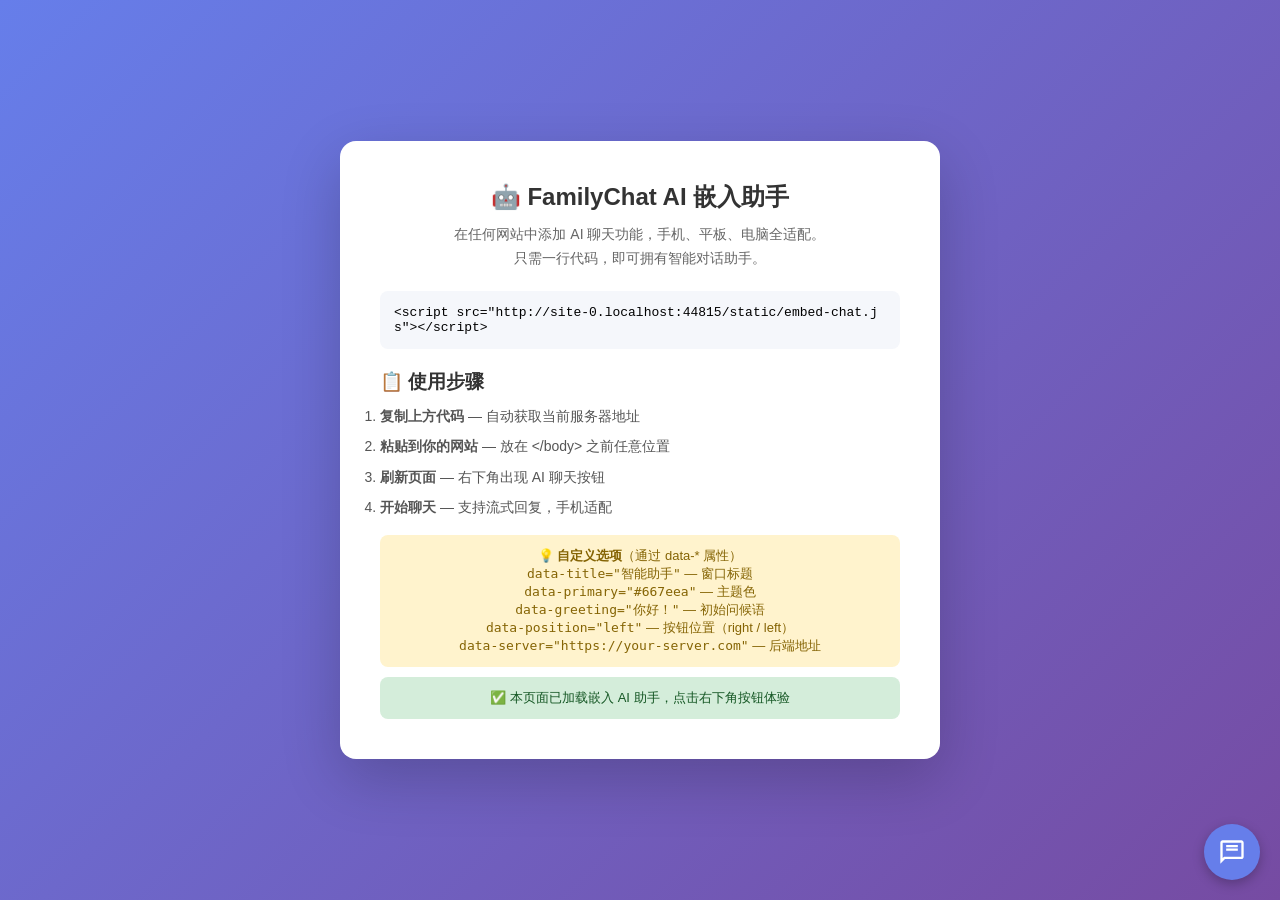
<file: templates/embed-demo.html>
<!DOCTYPE html>
<html lang="zh-CN">
<head>
    <meta charset="UTF-8">
    <meta name="viewport" content="width=device-width, initial-scale=1.0">
    <title>FamilyChat AI 嵌入演示</title>
    <style>
        * { margin: 0; padding: 0; box-sizing: border-box; }
        body { font-family: -apple-system, BlinkMacSystemFont, "Segoe UI", Roboto, sans-serif; background: linear-gradient(135deg, #667eea 0%, #764ba2 100%); min-height: 100vh; display: flex; align-items: center; justify-content: center; padding: 20px; }
        .card { background: #fff; border-radius: 16px; padding: 40px; max-width: 600px; width: 100%; box-shadow: 0 20px 60px rgba(0,0,0,0.2); text-align: center; }
        h1 { font-size: 24px; margin-bottom: 10px; color: #333; }
        p { color: #666; line-height: 1.7; margin-bottom: 20px; font-size: 14px; }
        .code { background: #f5f7fb; border-radius: 8px; padding: 14px; font-family: 'Courier New', monospace; font-size: 13px; text-align: left; overflow-x: auto; word-break: break-all; position: relative; }
        .code .copy-btn { position: absolute; right: 8px; top: 8px; border: none; background: PRIMARY; color: #fff; padding: 4px 10px; border-radius: 4px; font-size: 12px; cursor: pointer; }
        .steps { text-align: left; margin-top: 20px; }
        .steps li { margin-bottom: 8px; font-size: 14px; color: #555; line-height: 1.6; }
        .note { margin-top: 16px; padding: 12px; background: #fff3cd; border-radius: 8px; font-size: 13px; color: #856404; }
        .badge { display: inline-block; background: #28a745; color: #fff; padding: 2px 8px; border-radius: 10px; font-size: 11px; margin-left: 6px; }
    </style>
</head>
<body>
    <div class="card">
        <h1>🤖 FamilyChat AI 嵌入助手</h1>
        <p>在任何网站中添加 AI 聊天功能，手机、平板、电脑全适配。<br>只需一行代码，即可拥有智能对话助手。</p>

        <div class="code" id="codeBlock">
            &lt;script src="<span id="serverUrl">http://localhost:8080</span>/static/embed-chat.js"&gt;&lt;/script&gt;
        </div>

        <div class="steps">
            <h3 style="margin-bottom:10px;color:#333;">📋 使用步骤</h3>
            <ol>
                <li><strong>复制上方代码</strong> — 自动获取当前服务器地址</li>
                <li><strong>粘贴到你的网站</strong> — 放在 &lt;/body&gt; 之前任意位置</li>
                <li><strong>刷新页面</strong> — 右下角出现 AI 聊天按钮</li>
                <li><strong>开始聊天</strong> — 支持流式回复，手机适配</li>
            </ol>
        </div>

        <div class="note">
            💡 <strong>自定义选项</strong>（通过 data-* 属性）<br>
            <code>data-title="智能助手"</code> — 窗口标题<br>
            <code>data-primary="#667eea"</code> — 主题色<br>
            <code>data-greeting="你好！"</code> — 初始问候语<br>
            <code>data-position="left"</code> — 按钮位置（right / left）<br>
            <code>data-server="https://your-server.com"</code> — 后端地址
        </div>

        <div class="note" style="background:#d4edda;color:#155724;margin-top:10px;">
            ✅ 本页面已加载嵌入 AI 助手，点击右下角按钮体验
        </div>
    </div>

    <!-- ===== 嵌入 AI 助手（一行代码） ===== -->
    <script src="/static/embed-chat.js"
            data-title="AI 智能助手"
            data-primary="#667eea"
            data-greeting="你好！我是 AI 助手，有什么问题尽管问我～"
            data-position="right">
    </script>

    <script>
        // 自动显示当前服务器地址
        document.getElementById('serverUrl').textContent = window.location.origin;
    </script>
</body>
</html>
</file>
